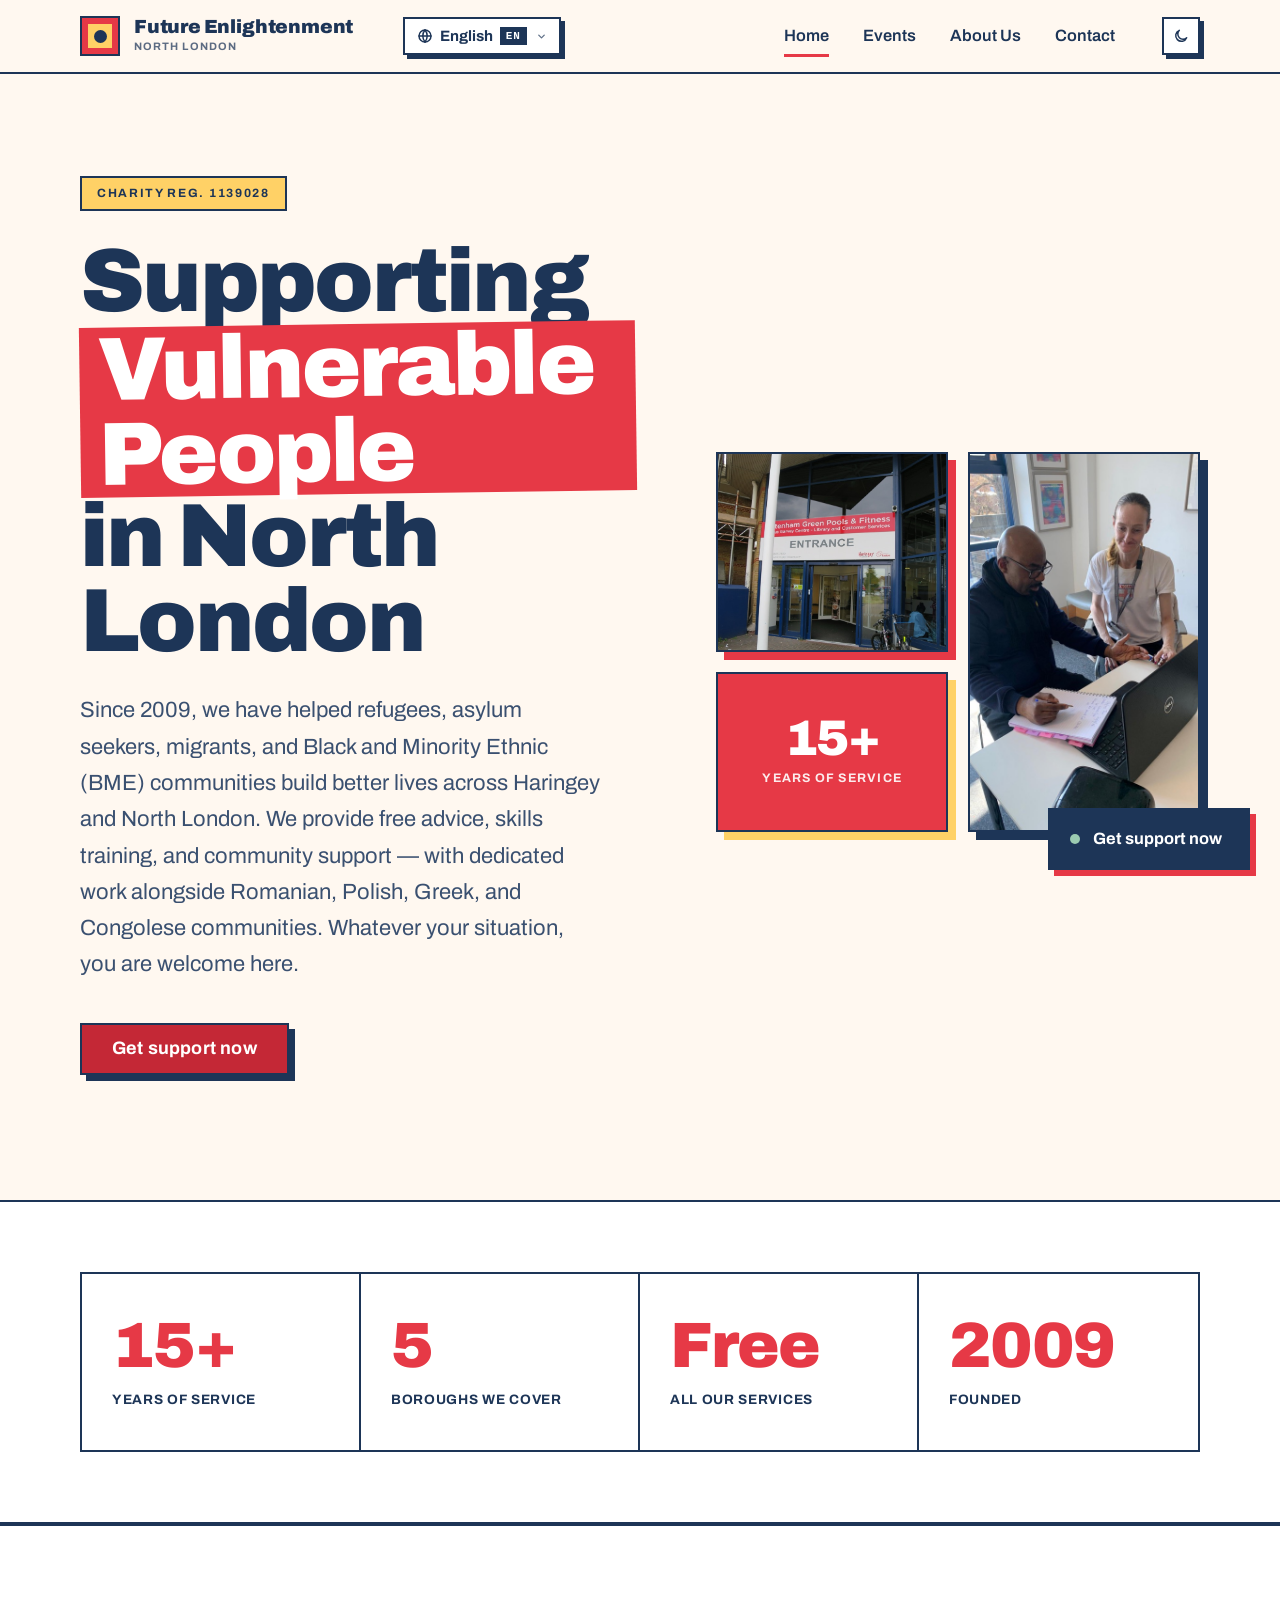
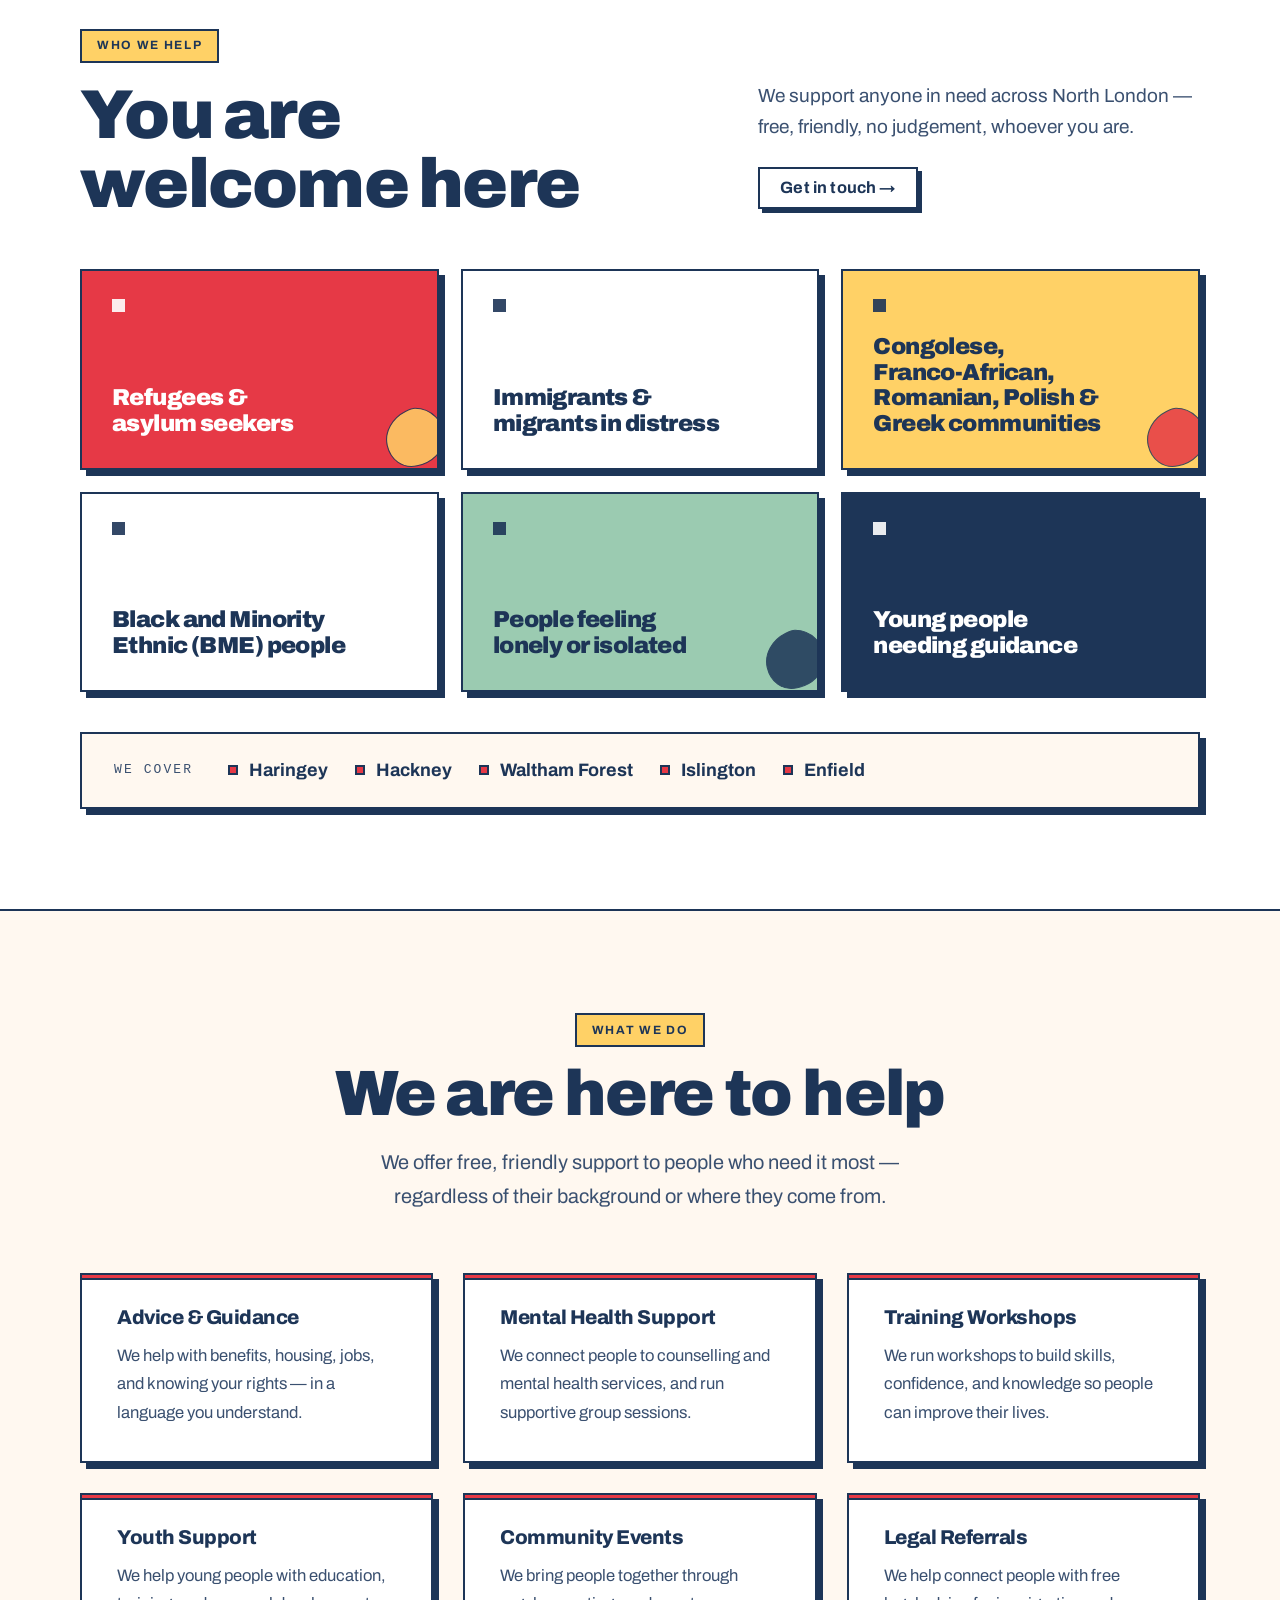
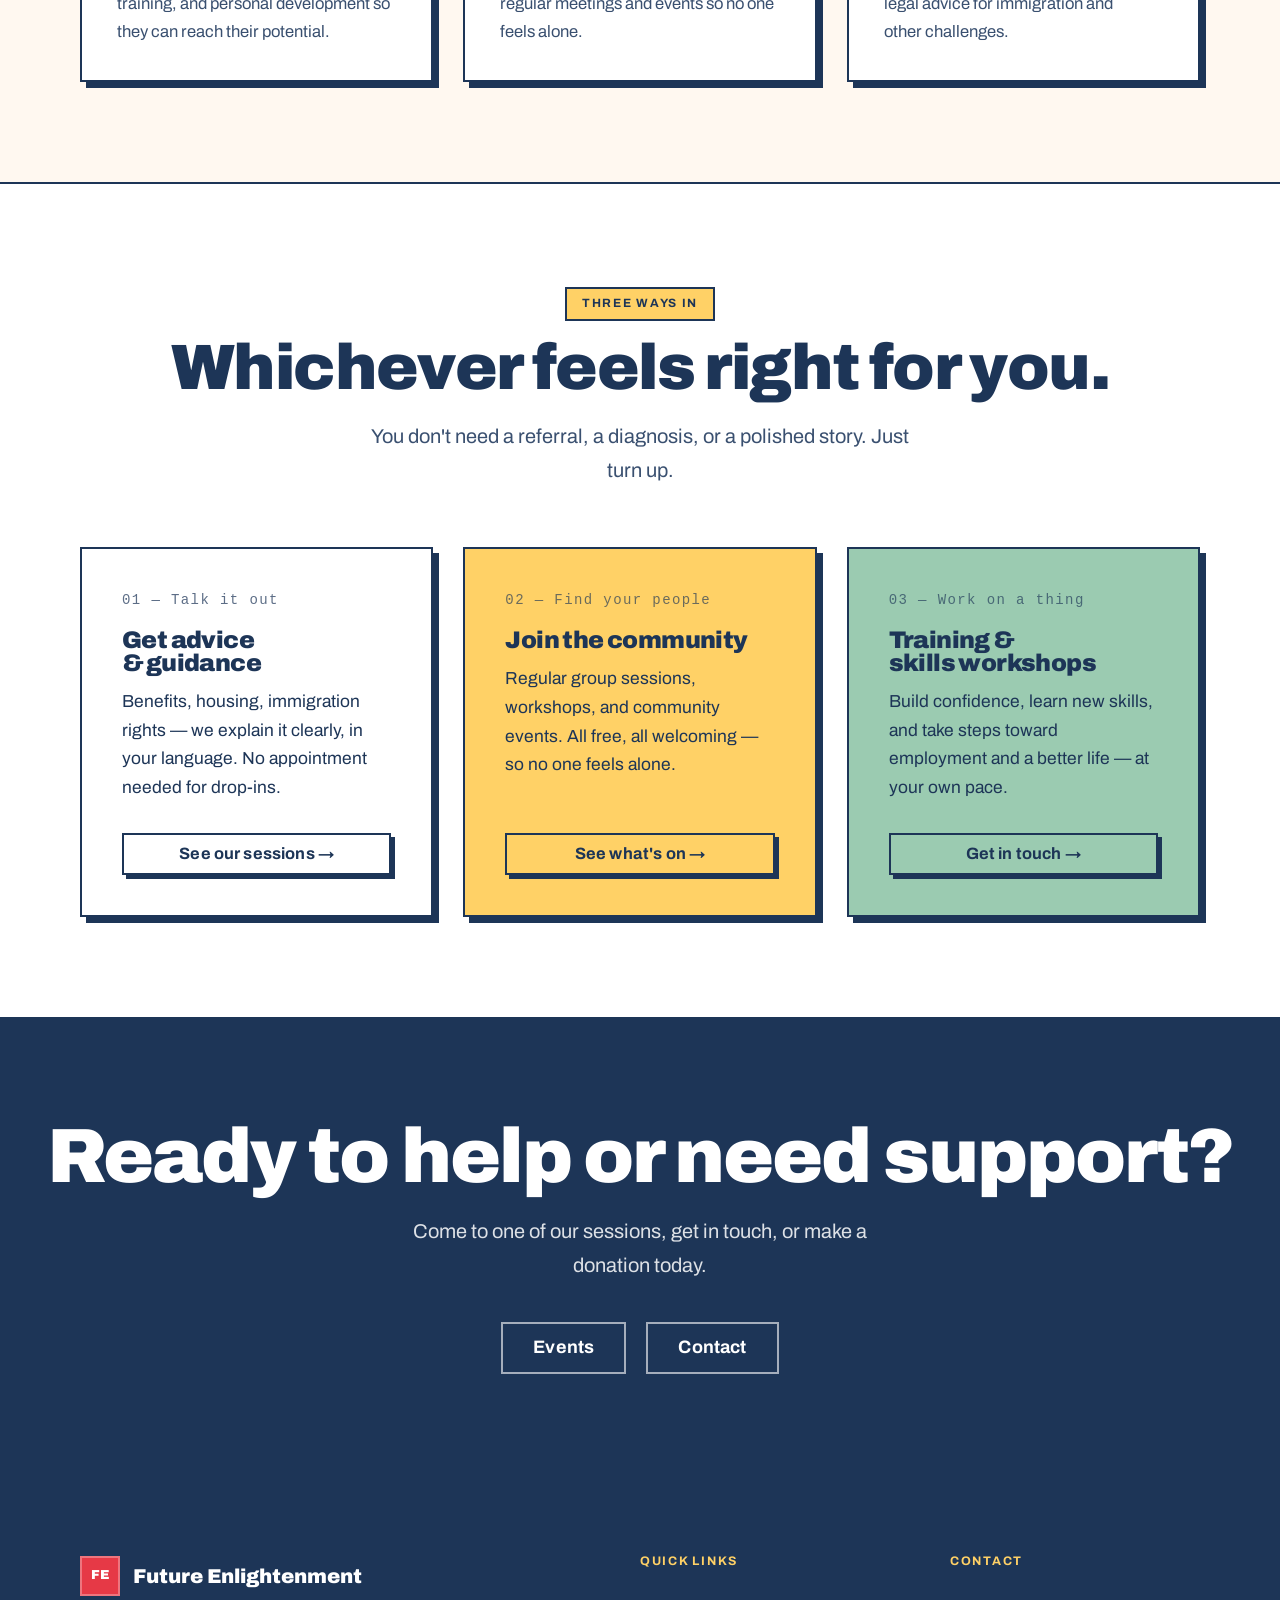
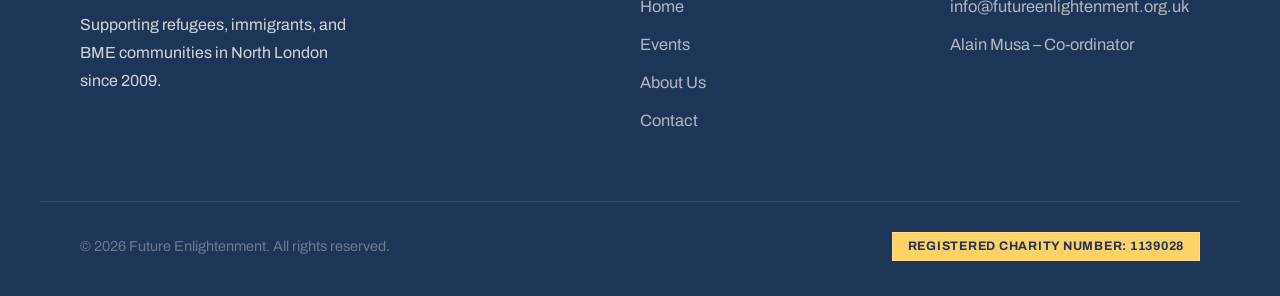
<file: index.html>
<!DOCTYPE html>
<html lang="en">
<head>
  <meta charset="UTF-8" />
  <meta name="viewport" content="width=device-width, initial-scale=1.0" />
  <meta name="description" content="Future Enlightenment – a charity supporting refugees, immigrants, and BME communities in North London, including Romanian, Polish, and Greek migrants. Free advice, training, and community support." />
  <title>Future Enlightenment – Supporting Communities in North London</title>
  <link rel="preconnect" href="https://fonts.googleapis.com" />
  <link rel="preconnect" href="https://fonts.gstatic.com" crossorigin />
  <link href="https://fonts.googleapis.com/css2?family=Archivo:wght@400;600;700;800;900&display=swap" rel="stylesheet" />
  <link rel="stylesheet" href="css/style.css?v=9" />
</head>
<body>
  <a class="skip-link" href="#main-content">Skip to main content</a>

  <header class="site-header">
    <nav class="main-nav" aria-label="Main navigation">
      <div class="nav-left">
        <a href="index.html" class="nav-brand" aria-label="Future Enlightenment – Home">
          <span class="brand-mark" aria-hidden="true"></span>
          <span class="brand-name-wrap">
            <span class="brand-name">Future Enlightenment</span>
            <span class="brand-tagline" data-i18n="nav_tagline">North London</span>
          </span>
        </a>
        <div class="lang-switcher" id="lang-switcher">
          <button class="lang-trigger" id="lang-trigger" aria-haspopup="listbox" aria-expanded="false" aria-label="Language: English" title="Choose your language">
            <svg viewBox="0 0 24 24" width="16" height="16" fill="none" stroke="currentColor" stroke-width="2.2" stroke-linecap="round" stroke-linejoin="round" aria-hidden="true"><circle cx="12" cy="12" r="9"/><path d="M3 12h18"/><path d="M12 3a14 14 0 0 1 0 18"/><path d="M12 3a14 14 0 0 0 0 18"/></svg>
            <span class="lang-native" id="lang-native">English</span>
            <span class="lang-code" id="lang-code" aria-hidden="true">EN</span>
            <svg viewBox="0 0 24 24" width="11" height="11" fill="none" stroke="currentColor" stroke-width="2.8" stroke-linecap="round" stroke-linejoin="round" aria-hidden="true" class="lang-chev"><path d="M6 9l6 6 6-6"/></svg>
          </button>
          <div class="lang-panel" id="lang-panel" role="listbox" aria-label="Choose your language">
            <div class="lang-panel-head">
              <svg viewBox="0 0 24 24" width="13" height="13" fill="none" stroke="currentColor" stroke-width="2.2" stroke-linecap="round" stroke-linejoin="round" aria-hidden="true"><circle cx="12" cy="12" r="9"/><path d="M3 12h18"/><path d="M12 3a14 14 0 0 1 0 18"/><path d="M12 3a14 14 0 0 0 0 18"/></svg>
              <span>Choose your language</span>
            </div>
            <div class="lang-panel-list">
              <button class="lang-option active" data-lang="en" role="option" aria-selected="true" lang="en">
                <span class="lang-option-native">English</span>
                <span class="lang-option-meta">EN · Welcome</span>
                <span class="lang-check" aria-hidden="true"><svg viewBox="0 0 24 24" width="13" height="13" fill="none" stroke="currentColor" stroke-width="3" stroke-linecap="round" stroke-linejoin="round"><path d="M5 13l4 4 10-10"/></svg></span>
              </button>
              <button class="lang-option" data-lang="fr" role="option" aria-selected="false" lang="fr">
                <span class="lang-option-native">Français</span>
                <span class="lang-option-meta">FR · Bienvenue</span>
                <span class="lang-check" aria-hidden="true" style="display:none"><svg viewBox="0 0 24 24" width="13" height="13" fill="none" stroke="currentColor" stroke-width="3" stroke-linecap="round" stroke-linejoin="round"><path d="M5 13l4 4 10-10"/></svg></span>
              </button>
              <button class="lang-option" data-lang="ro" role="option" aria-selected="false" lang="ro">
                <span class="lang-option-native">Română</span>
                <span class="lang-option-meta">RO · Bun venit</span>
                <span class="lang-check" aria-hidden="true" style="display:none"><svg viewBox="0 0 24 24" width="13" height="13" fill="none" stroke="currentColor" stroke-width="3" stroke-linecap="round" stroke-linejoin="round"><path d="M5 13l4 4 10-10"/></svg></span>
              </button>
              <button class="lang-option" data-lang="pl" role="option" aria-selected="false" lang="pl">
                <span class="lang-option-native">Polski</span>
                <span class="lang-option-meta">PL · Witamy</span>
                <span class="lang-check" aria-hidden="true" style="display:none"><svg viewBox="0 0 24 24" width="13" height="13" fill="none" stroke="currentColor" stroke-width="3" stroke-linecap="round" stroke-linejoin="round"><path d="M5 13l4 4 10-10"/></svg></span>
              </button>
              <button class="lang-option" data-lang="el" role="option" aria-selected="false" lang="el">
                <span class="lang-option-native">Ελληνικά</span>
                <span class="lang-option-meta">EL · Καλώς ήρθατε</span>
                <span class="lang-check" aria-hidden="true" style="display:none"><svg viewBox="0 0 24 24" width="13" height="13" fill="none" stroke="currentColor" stroke-width="3" stroke-linecap="round" stroke-linejoin="round"><path d="M5 13l4 4 10-10"/></svg></span>
              </button>
              <button class="lang-option" data-lang="ln" role="option" aria-selected="false" lang="ln">
                <span class="lang-option-native">Lingála</span>
                <span class="lang-option-meta">LN · Boyei bolamu</span>
                <span class="lang-check" aria-hidden="true" style="display:none"><svg viewBox="0 0 24 24" width="13" height="13" fill="none" stroke="currentColor" stroke-width="3" stroke-linecap="round" stroke-linejoin="round"><path d="M5 13l4 4 10-10"/></svg></span>
              </button>
            </div>
          </div>
        </div>
      </div>

      <div class="nav-panel" id="nav-panel">
        <ul class="nav-links-row" role="list">
          <li><a href="index.html"   class="nav-link" data-i18n="nav_home">Home</a></li>
          <li><a href="events.html"  class="nav-link" data-i18n="nav_events">Events</a></li>
          <li><a href="about.html"   class="nav-link" data-i18n="nav_about">About Us</a></li>
          <li><a href="contact.html" class="nav-link" data-i18n="nav_contact">Contact</a></li>
        </ul>
      </div>

      <div class="nav-right">
        <button id="contrast-toggle" class="theme-toggle" aria-label="Switch to dark mode">
          <svg class="icon-moon" viewBox="0 0 24 24" width="16" height="16" fill="none" stroke="currentColor" stroke-width="2.2" stroke-linecap="round" stroke-linejoin="round" aria-hidden="true"><path d="M20.5 14.5A8.5 8.5 0 1 1 9.5 3.5a7 7 0 0 0 11 11Z"/></svg>
          <svg class="icon-sun" viewBox="0 0 24 24" width="16" height="16" fill="none" stroke="currentColor" stroke-width="2.2" stroke-linecap="round" stroke-linejoin="round" aria-hidden="true"><circle cx="12" cy="12" r="4.5"/><path d="M12 2.5v2M12 19.5v2M4.5 12h-2M21.5 12h-2M5.6 5.6l1.4 1.4M17 17l1.4 1.4M5.6 18.4l1.4-1.4M17 7l1.4-1.4"/></svg>
        </button>
        <button id="nav-toggle" class="nav-hamburger" aria-expanded="false" aria-controls="nav-panel" aria-label="Open menu">
          <span></span>
        </button>
      </div>
    </nav>
  </header>

  <main id="main-content" tabindex="-1">

    <!-- Hero -->
    <section class="hero" aria-labelledby="hero-heading">
      <div class="container hero-inner">
        <div class="hero-text fade-up">
          <span class="eyebrow" data-i18n="home_badge">Charity Reg. 1139028</span>
          <h1 id="hero-heading">
            <span data-i18n="home_h1_1">Supporting</span>
            <span class="h1-highlight" data-i18n="home_h1_2">Vulnerable People</span><br>
            <span data-i18n="home_h1_3">in North London</span>
          </h1>
          <p data-i18n="home_hero_p">We help refugees, asylum seekers, immigrants, and Black and Minority Ethnic (BME) people in Haringey and North London to build better lives — through advice, training, and community support. We also provide support to migrants in distress, including Romanian, Polish, and Greek communities.</p>
          <div class="hero-cta">
            <a href="contact.html" class="btn btn-primary" data-i18n="home_cta_support">Get support now →</a>
          </div>
        </div>
        <div class="hero-art" aria-hidden="true">
          <div class="hero-tile hero-tile-1">
            <img src="images/mar-g-lib.jpeg" alt="Marcus Garvey Library, Tottenham Green" class="hero-tile-img" />
          </div>
          <div class="hero-tile hero-tile-2">
            <img src="images/fe-ad.jpeg" alt="One-to-one advice session at Future Enlightenment" class="hero-tile-img" />
          </div>
          <div class="hero-tile hero-tile-3">
            <div class="hero-tile-num">15+</div>
            <div class="hero-tile-lbl" data-i18n="home_stat1_l">Years of service</div>
          </div>
        </div>
      </div>
    </section>

    <!-- Stats -->
    <div class="stats-band" aria-label="Our impact in numbers">
      <div class="container">
        <div class="stats-grid">
          <div class="stat-item">
            <span class="stat-number" data-i18n="home_stat1_n">15+</span>
            <span class="stat-label"  data-i18n="home_stat1_l">Years of service</span>
          </div>
          <div class="stat-item">
            <span class="stat-number" data-i18n="home_stat2_n">4</span>
            <span class="stat-label"  data-i18n="home_stat2_l">Boroughs we cover</span>
          </div>
          <div class="stat-item">
            <span class="stat-number" data-i18n="home_stat3_n">Free</span>
            <span class="stat-label"  data-i18n="home_stat3_l">All our services</span>
          </div>
          <div class="stat-item">
            <span class="stat-number" data-i18n="home_stat4_n">2009</span>
            <span class="stat-label"  data-i18n="home_stat4_l">Founded</span>
          </div>
        </div>
      </div>
    </div>

    <!-- Who We Help -->
    <section class="section section-alt who-section" aria-labelledby="who-heading">
      <div class="container">

        <div class="who-header">
          <div>
            <span class="section-eyebrow" data-i18n="home_who_label">Who We Help</span>
            <h2 id="who-heading" class="who-h2" data-i18n="home_who_title">You are welcome here</h2>
          </div>
          <div class="who-header-side">
            <p data-i18n="home_who_subtitle">We support anyone in need across North London — free, friendly, no judgement, whoever you are.</p>
            <a href="contact.html" class="btn btn-ghost btn-sm" data-i18n="home_who_cta">Get in touch →</a>
          </div>
        </div>

        <div class="who-tiles" role="list">

          <div class="who-tile who-tile-red" role="listitem">
            <span class="who-marker" aria-hidden="true"></span>
            <div class="who-tile-body">
              <h3 class="who-name" data-i18n="home_who_1">Refugees &amp; asylum seekers</h3>
            </div>
            <div class="who-shape" aria-hidden="true">
              <svg viewBox="0 0 120 120" width="64" height="64"><path d="M60 6 C 90 6 114 30 114 60 C 114 88 92 108 64 114 C 36 120 14 102 8 76 C 2 50 18 24 42 12 C 48 9 54 6 60 6 Z" fill="#FFD166" stroke="#1D3557" stroke-width="2"/></svg>
            </div>
          </div>

          <div class="who-tile who-tile-paper" role="listitem">
            <span class="who-marker" aria-hidden="true"></span>
            <div class="who-tile-body">
              <h3 class="who-name" data-i18n="home_who_2">Immigrants &amp; migrants in distress</h3>
            </div>
          </div>

          <div class="who-tile who-tile-butter" role="listitem">
            <span class="who-marker" aria-hidden="true"></span>
            <div class="who-tile-body">
              <h3 class="who-name" data-i18n="home_who_3">Congolese, Franco-African, Romanian, Polish &amp; Greek communities</h3>
            </div>
            <div class="who-shape" aria-hidden="true">
              <svg viewBox="0 0 120 120" width="64" height="64"><path d="M60 6 C 90 6 114 30 114 60 C 114 88 92 108 64 114 C 36 120 14 102 8 76 C 2 50 18 24 42 12 C 48 9 54 6 60 6 Z" fill="#E63946" stroke="#1D3557" stroke-width="2"/></svg>
            </div>
          </div>

          <div class="who-tile who-tile-paper" role="listitem">
            <span class="who-marker" aria-hidden="true"></span>
            <div class="who-tile-body">
              <h3 class="who-name" data-i18n="home_who_4">Black &amp; Minority Ethnic (BME) people</h3>
            </div>
          </div>

          <div class="who-tile who-tile-mint" role="listitem">
            <span class="who-marker" aria-hidden="true"></span>
            <div class="who-tile-body">
              <h3 class="who-name" data-i18n="home_who_6">People feeling lonely or isolated</h3>
            </div>
            <div class="who-shape" aria-hidden="true">
              <svg viewBox="0 0 120 120" width="64" height="64"><path d="M60 6 C 90 6 114 30 114 60 C 114 88 92 108 64 114 C 36 120 14 102 8 76 C 2 50 18 24 42 12 C 48 9 54 6 60 6 Z" fill="#1D3557" stroke="#1D3557" stroke-width="2"/></svg>
            </div>
          </div>

          <div class="who-tile who-tile-deep" role="listitem">
            <span class="who-marker" aria-hidden="true"></span>
            <div class="who-tile-body">
              <h3 class="who-name" data-i18n="home_who_7">Young people needing guidance</h3>
            </div>
          </div>

        </div>

        <div class="who-coverage" aria-label="Boroughs we cover">
          <span class="who-coverage-label" data-i18n="home_who_cover">We cover</span>
          <div class="who-coverage-list">
            <span class="who-coverage-item"><span class="who-dot" aria-hidden="true"></span>Haringey</span>
            <span class="who-coverage-item"><span class="who-dot" aria-hidden="true"></span>Hackney</span>
            <span class="who-coverage-item"><span class="who-dot" aria-hidden="true"></span>Waltham Forest</span>
            <span class="who-coverage-item"><span class="who-dot" aria-hidden="true"></span>Islington</span>
            <span class="who-coverage-item"><span class="who-dot" aria-hidden="true"></span>Enfield</span>
          </div>
        </div>

      </div>
    </section>

    <!-- What We Do -->
    <section class="section" aria-labelledby="what-heading">
      <div class="container">
        <div class="text-center">
          <span class="section-eyebrow" data-i18n="home_what_label">What We Do</span>
          <h2 class="section-title" id="what-heading" data-i18n="home_what_title">We are here to help</h2>
          <p class="section-subtitle" data-i18n="home_what_subtitle">We offer free, friendly support to people who need it most — regardless of their background or where they come from.</p>
        </div>
        <div class="card-grid" role="list">
          <article class="card" role="listitem">
            <h3 data-i18n="home_card1_title">Advice &amp; Guidance</h3>
            <p data-i18n="home_card1_text">We help with benefits, housing, jobs, and knowing your rights — in a language you understand.</p>
          </article>
          <article class="card" role="listitem">
            <h3 data-i18n="home_card2_title">Mental Health Support</h3>
            <p data-i18n="home_card2_text">We connect people to counselling and mental health services, and run supportive group sessions.</p>
          </article>
          <article class="card" role="listitem">
            <h3 data-i18n="home_card3_title">Training Workshops</h3>
            <p data-i18n="home_card3_text">We run workshops to build skills, confidence, and knowledge so people can improve their lives.</p>
          </article>
          <article class="card" role="listitem">
            <h3 data-i18n="home_card4_title">Youth Support</h3>
            <p data-i18n="home_card4_text">We help young people with education, training, and personal development so they can reach their potential.</p>
          </article>
          <article class="card" role="listitem">
            <h3 data-i18n="home_card5_title">Community Events</h3>
            <p data-i18n="home_card5_text">We bring people together through regular meetings and events so no one feels alone.</p>
          </article>
          <article class="card" role="listitem">
            <h3 data-i18n="home_card6_title">Legal Referrals</h3>
            <p data-i18n="home_card6_text">We help connect people with free legal advice for immigration and other challenges.</p>
          </article>
        </div>
      </div>
    </section>

    <!-- Three ways to get support -->
    <section class="section bg-paper" aria-labelledby="support-heading">
      <div class="container">
        <div class="text-center">
          <span class="section-eyebrow" data-i18n="home_ways_eyebrow">Three ways in</span>
          <h2 class="section-title" id="support-heading" data-i18n="home_ways_title">Whichever feels right for you.</h2>
          <p class="section-subtitle" data-i18n="home_ways_subtitle">You don't need a referral, a diagnosis, or a polished story. Just turn up.</p>
        </div>
        <div class="help-grid">
          <div class="help-card" style="background:var(--paper);">
            <div class="help-card-num" data-i18n="home_ways_1_num">01 — Talk it out</div>
            <h3 data-i18n="home_ways_1_title">Get advice &amp; guidance</h3>
            <p data-i18n="home_ways_1_text">Benefits, housing, immigration rights — we explain it clearly, in your language. No appointment needed for drop-ins.</p>
            <a href="events.html" class="btn btn-ghost btn-sm" data-i18n="home_ways_1_btn">See our sessions →</a>
          </div>
          <div class="help-card" style="background:var(--butter);color:var(--on-warm);">
            <div class="help-card-num" style="color:var(--on-warm);opacity:0.65;" data-i18n="home_ways_2_num">02 — Find your people</div>
            <h3 data-i18n="home_ways_2_title">Join the community</h3>
            <p data-i18n="home_ways_2_text">Regular group sessions, workshops, and community events. All free, all welcoming — so no one feels alone.</p>
            <a href="events.html" class="btn btn-ghost btn-sm" style="border-color:var(--on-warm);color:var(--on-warm);" data-i18n="home_ways_2_btn">See what's on →</a>
          </div>
          <div class="help-card" style="background:var(--mint);color:var(--on-warm);">
            <div class="help-card-num" style="color:var(--on-warm);opacity:0.65;" data-i18n="home_ways_3_num">03 — Work on a thing</div>
            <h3 data-i18n="home_ways_3_title">Training &amp; skills workshops</h3>
            <p data-i18n="home_ways_3_text">Build confidence, learn new skills, and take steps toward employment and a better life — at your own pace.</p>
            <a href="contact.html" class="btn btn-ghost btn-sm" style="border-color:var(--on-warm);color:var(--on-warm);" data-i18n="home_ways_3_btn">Get in touch →</a>
          </div>
        </div>
      </div>
    </section>

    <!-- CTA -->
    <div class="cta-banner" aria-labelledby="cta-heading">
      <h2 id="cta-heading" data-i18n="home_cta_banner_title">Ready to help or need support?</h2>
      <p data-i18n="home_cta_banner_text">Come to one of our sessions, get in touch, or make a donation today.</p>
      <div class="cta-banner-btns">
        <a href="events.html"  class="btn btn-outline" data-i18n="nav_events">Find an Event</a>
        <a href="contact.html" class="btn btn-outline" data-i18n="nav_contact">Contact Us</a>
      </div>
    </div>

  </main>

  <a href="contact.html" class="sticky-help" aria-label="Get support – contact us">
    <span class="dot" aria-hidden="true"></span>
    <span data-i18n="home_cta_support">Get support now</span>
  </a>

  <footer class="site-footer">
    <div class="footer-grid">
      <div class="footer-brand">
        <div class="footer-logo">
          <div class="footer-logo-icon" aria-hidden="true">FE</div>
          Future Enlightenment
        </div>
        <p data-i18n="footer_tagline">Supporting refugees, immigrants, and BME communities in North London since 2009.</p>
      </div>
      <div class="footer-col">
        <h4 data-i18n="footer_links">Quick Links</h4>
        <a href="index.html"   data-i18n="nav_home">Home</a>
        <a href="events.html"  data-i18n="nav_events">Events</a>
        <a href="about.html"   data-i18n="nav_about">About Us</a>
        <a href="contact.html" data-i18n="nav_contact">Contact</a>
      </div>
      <div class="footer-col">
        <h4 data-i18n="footer_contact">Contact</h4>
        <a href="mailto:info@futureenlightenment.org.uk">info@futureenlightenment.org.uk</a>
        <a href="contact.html">Alain Musa – Co-ordinator</a>
      </div>
    </div>
    <div class="footer-bottom">
      <span data-i18n="footer_copy">© 2026 Future Enlightenment. All rights reserved.</span>
      <span class="footer-charity-num" data-i18n="footer_reg">Registered charity: 1139028</span>
    </div>
  </footer>

  <script src="js/translations.js?v=2"></script>
  <script src="js/main.js?v=2"></script>
</body>
</html>
</file>
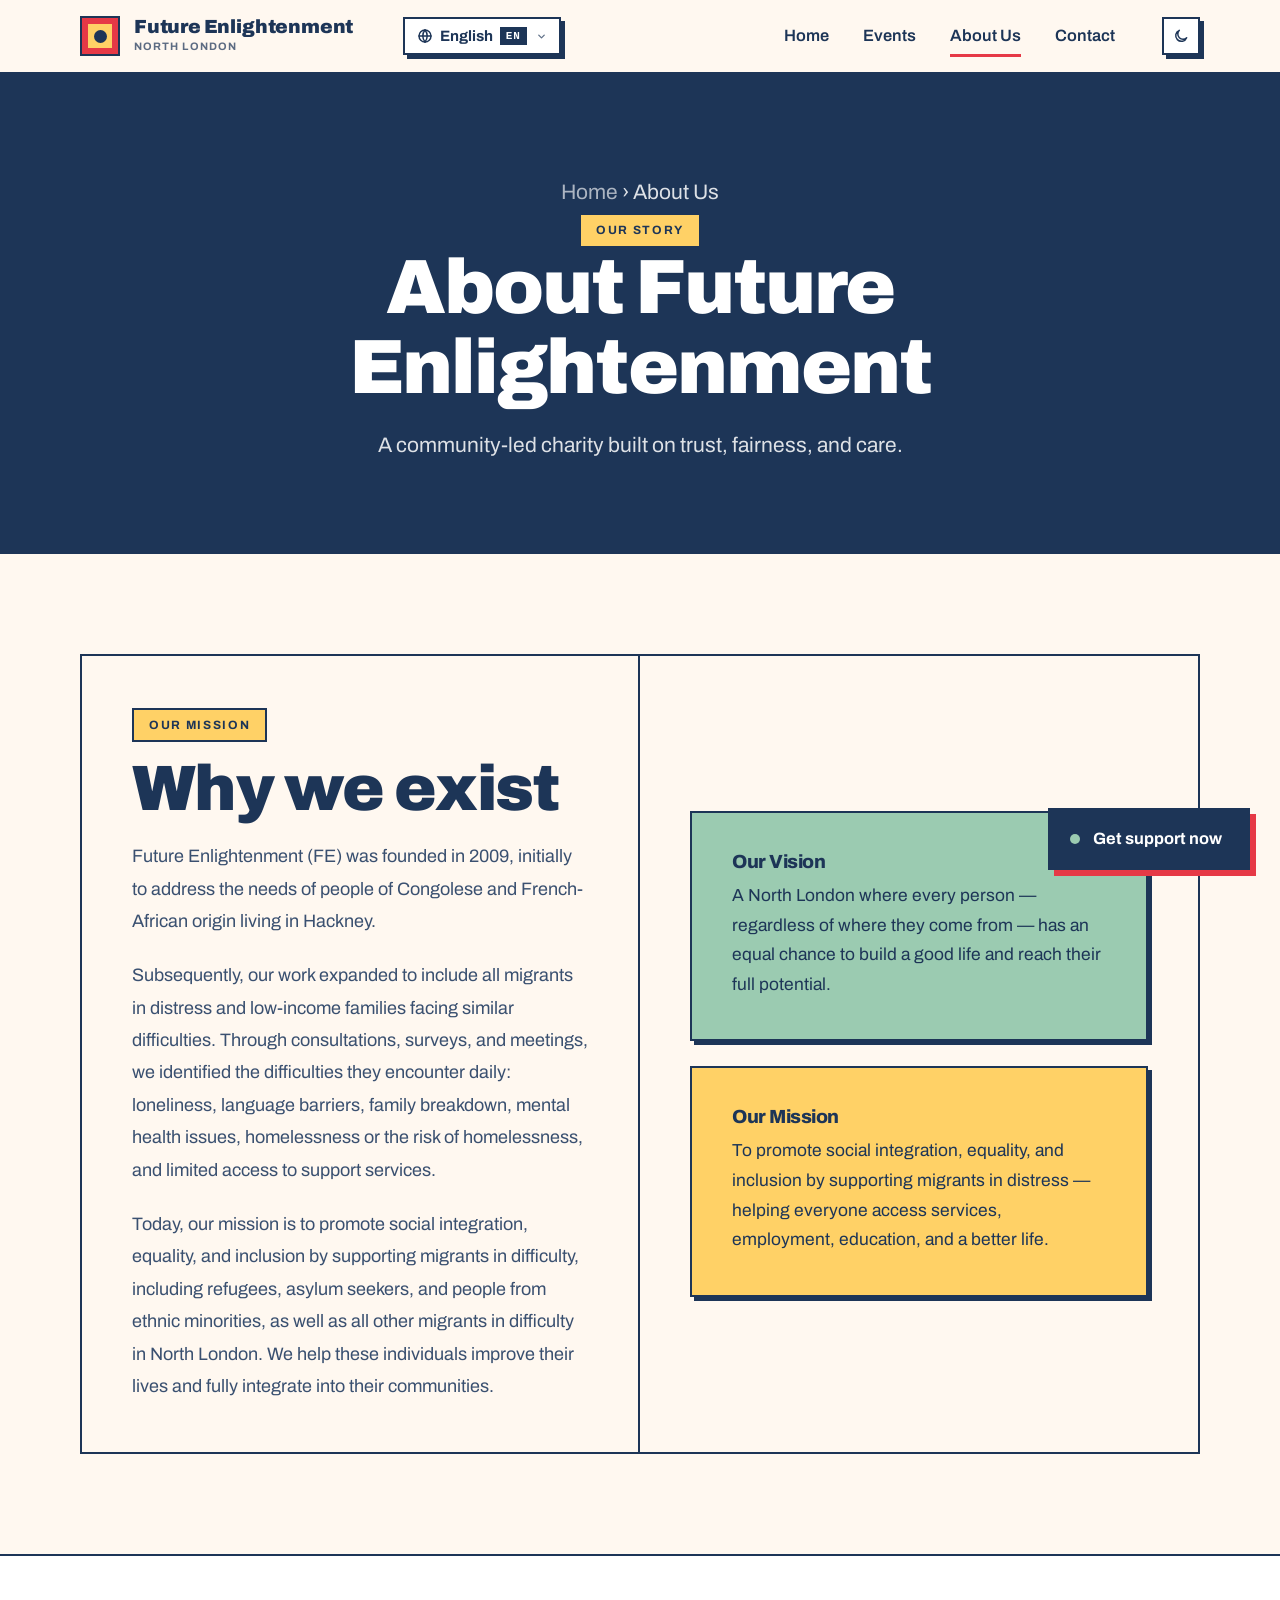
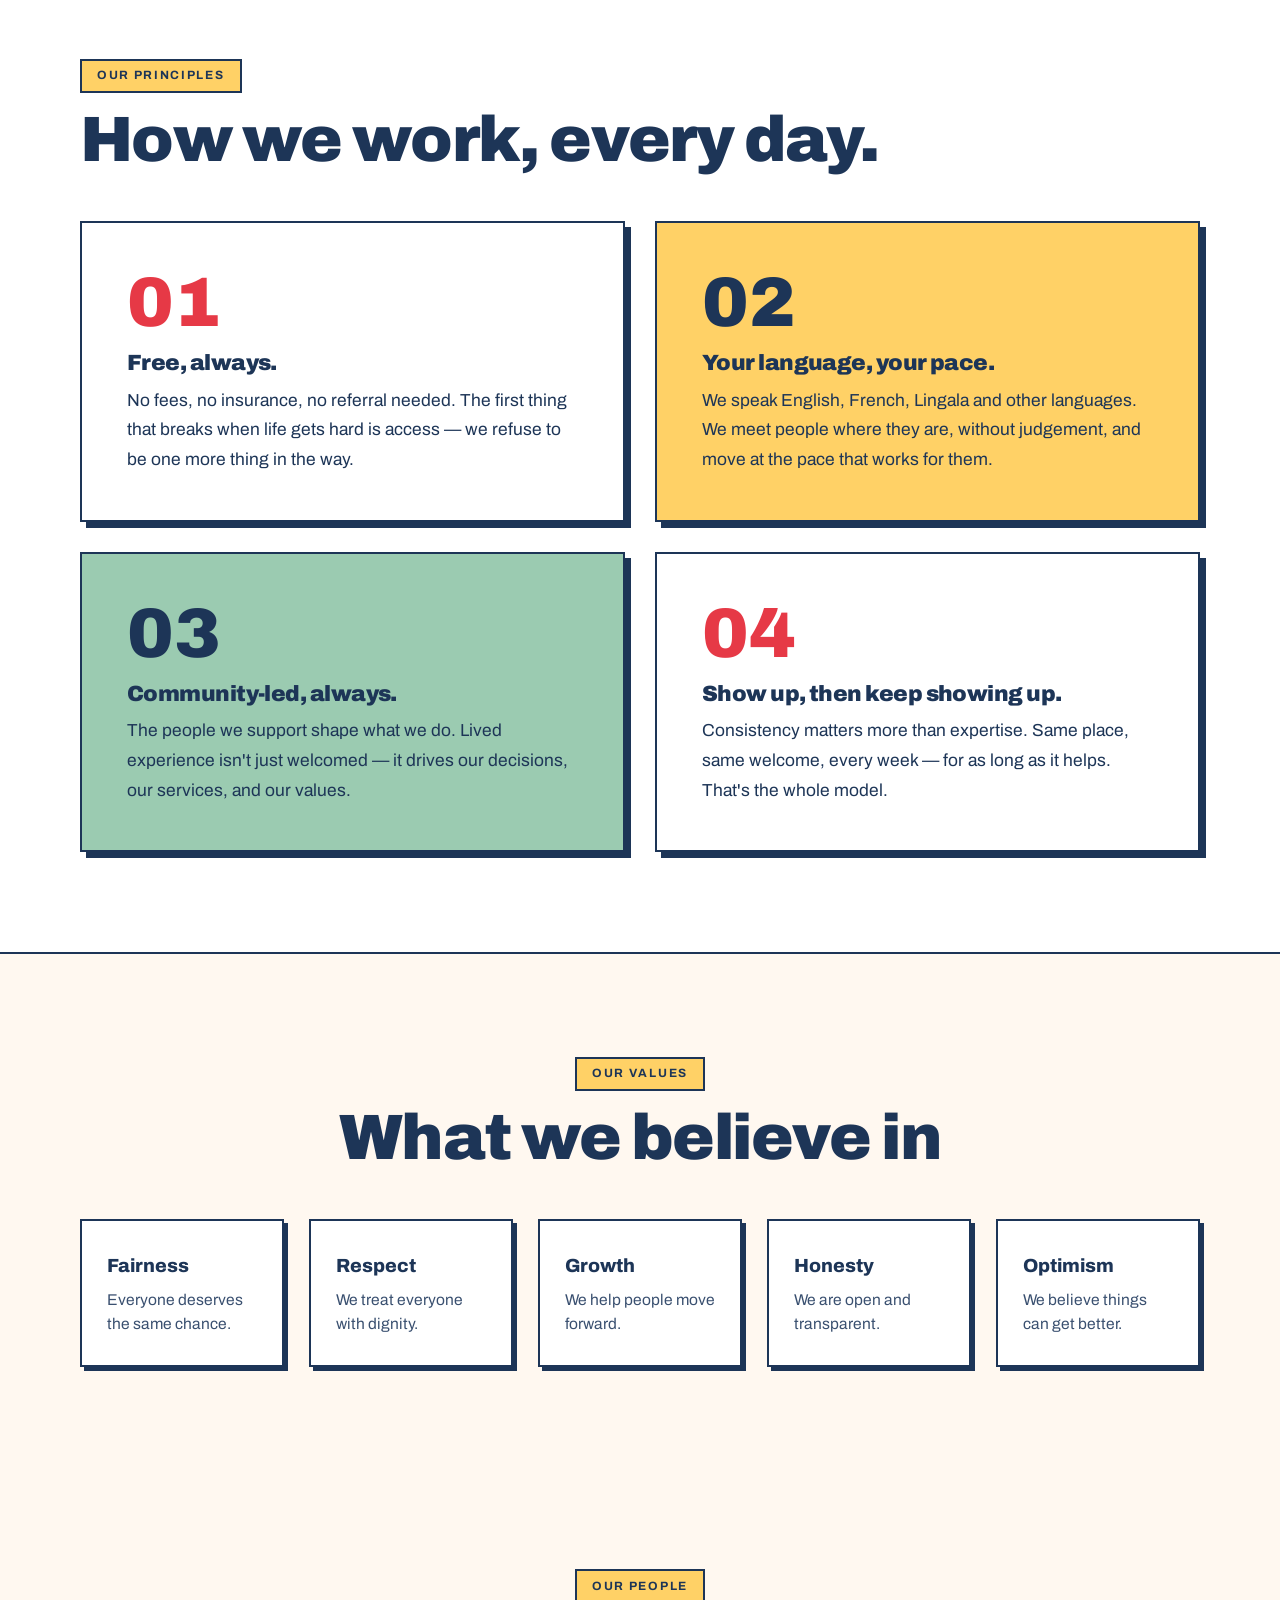
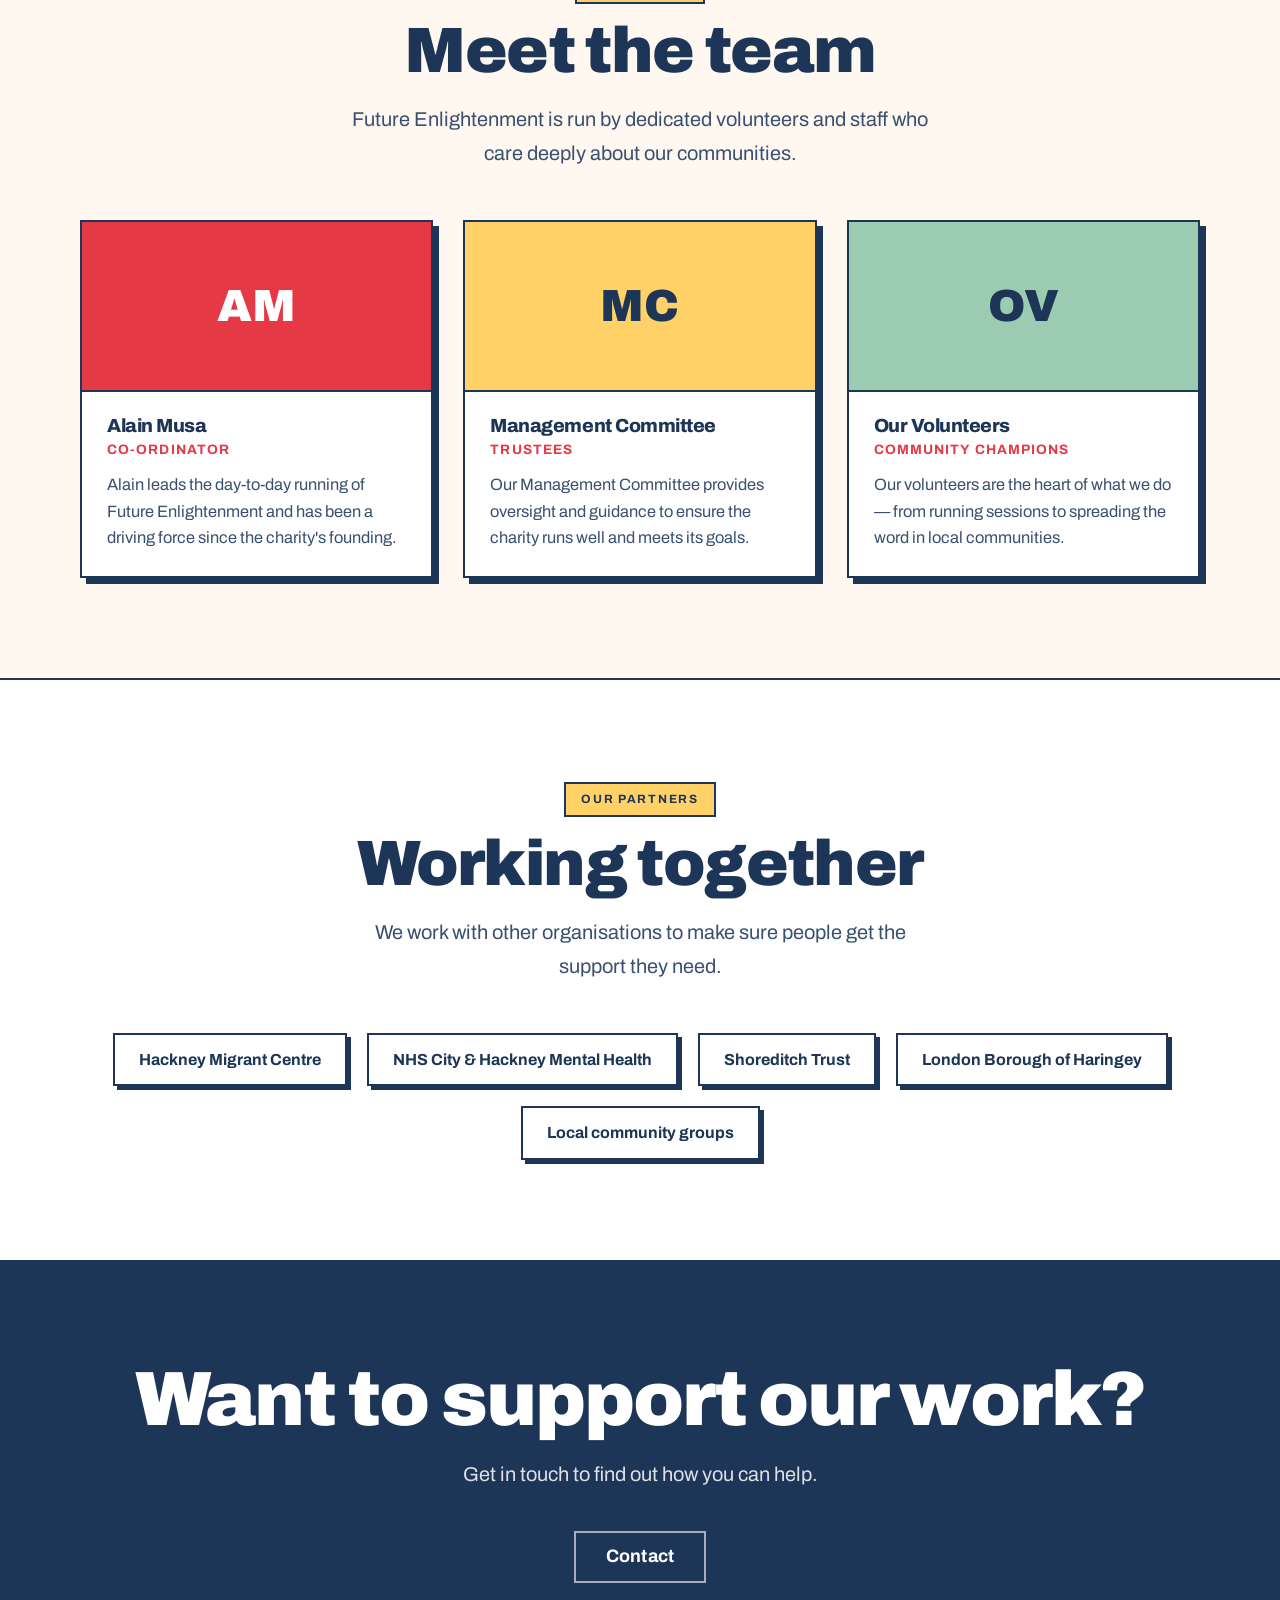
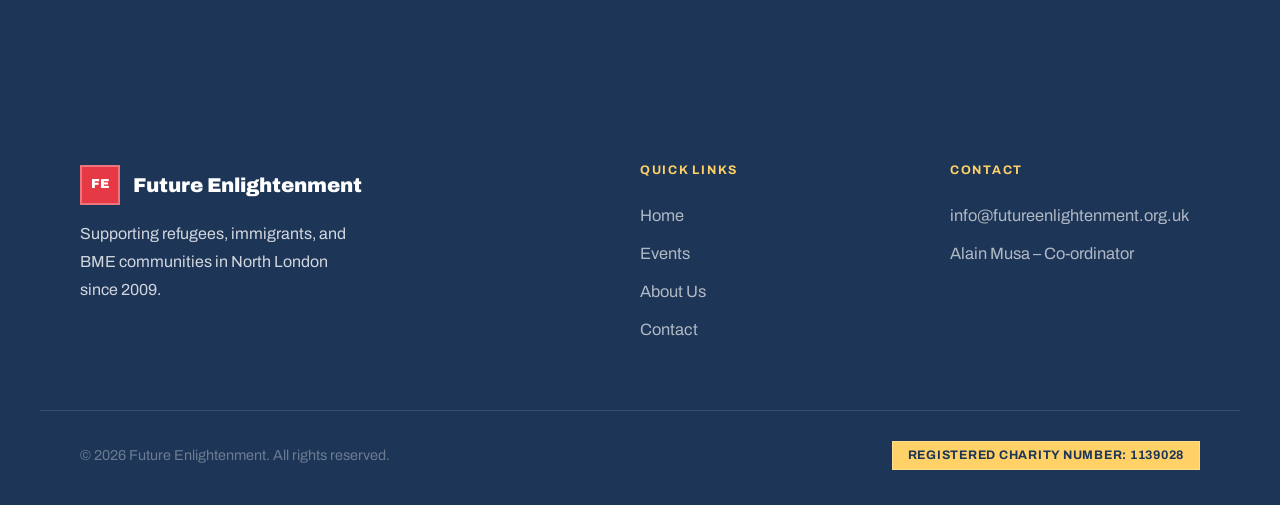
<file: about.html>
<!DOCTYPE html>
<html lang="en">
<head>
  <meta charset="UTF-8" />
  <meta name="viewport" content="width=device-width, initial-scale=1.0" />
  <meta name="description" content="About Future Enlightenment – our story, our values, and the people behind the charity supporting vulnerable communities in North London." />
  <title>About Us – Future Enlightenment</title>
  <link rel="preconnect" href="https://fonts.googleapis.com" />
  <link rel="preconnect" href="https://fonts.gstatic.com" crossorigin />
  <link href="https://fonts.googleapis.com/css2?family=Archivo:wght@400;600;700;800;900&display=swap" rel="stylesheet" />
  <link rel="stylesheet" href="css/style.css?v=9" />
</head>
<body>
  <a class="skip-link" href="#main-content">Skip to main content</a>

  <header class="site-header">
    <nav class="main-nav" aria-label="Main navigation">
      <div class="nav-left">
        <a href="index.html" class="nav-brand" aria-label="Future Enlightenment – Home">
          <span class="brand-mark" aria-hidden="true"></span>
          <span class="brand-name-wrap">
            <span class="brand-name">Future Enlightenment</span>
            <span class="brand-tagline" data-i18n="nav_tagline">North London</span>
          </span>
        </a>
        <div class="lang-switcher" id="lang-switcher">
          <button class="lang-trigger" id="lang-trigger" aria-haspopup="listbox" aria-expanded="false" aria-label="Language: English" title="Choose your language">
            <svg viewBox="0 0 24 24" width="16" height="16" fill="none" stroke="currentColor" stroke-width="2.2" stroke-linecap="round" stroke-linejoin="round" aria-hidden="true"><circle cx="12" cy="12" r="9"/><path d="M3 12h18"/><path d="M12 3a14 14 0 0 1 0 18"/><path d="M12 3a14 14 0 0 0 0 18"/></svg>
            <span class="lang-native" id="lang-native">English</span>
            <span class="lang-code" id="lang-code" aria-hidden="true">EN</span>
            <svg viewBox="0 0 24 24" width="11" height="11" fill="none" stroke="currentColor" stroke-width="2.8" stroke-linecap="round" stroke-linejoin="round" aria-hidden="true" class="lang-chev"><path d="M6 9l6 6 6-6"/></svg>
          </button>
          <div class="lang-panel" id="lang-panel" role="listbox" aria-label="Choose your language">
            <div class="lang-panel-head">
              <svg viewBox="0 0 24 24" width="13" height="13" fill="none" stroke="currentColor" stroke-width="2.2" stroke-linecap="round" stroke-linejoin="round" aria-hidden="true"><circle cx="12" cy="12" r="9"/><path d="M3 12h18"/><path d="M12 3a14 14 0 0 1 0 18"/><path d="M12 3a14 14 0 0 0 0 18"/></svg>
              <span>Choose your language</span>
            </div>
            <div class="lang-panel-list">
              <button class="lang-option active" data-lang="en" role="option" aria-selected="true" lang="en">
                <span class="lang-option-native">English</span>
                <span class="lang-option-meta">EN · Welcome</span>
                <span class="lang-check" aria-hidden="true"><svg viewBox="0 0 24 24" width="13" height="13" fill="none" stroke="currentColor" stroke-width="3" stroke-linecap="round" stroke-linejoin="round"><path d="M5 13l4 4 10-10"/></svg></span>
              </button>
              <button class="lang-option" data-lang="fr" role="option" aria-selected="false" lang="fr">
                <span class="lang-option-native">Français</span>
                <span class="lang-option-meta">FR · Bienvenue</span>
                <span class="lang-check" aria-hidden="true" style="display:none"><svg viewBox="0 0 24 24" width="13" height="13" fill="none" stroke="currentColor" stroke-width="3" stroke-linecap="round" stroke-linejoin="round"><path d="M5 13l4 4 10-10"/></svg></span>
              </button>
              <button class="lang-option" data-lang="ro" role="option" aria-selected="false" lang="ro">
                <span class="lang-option-native">Română</span>
                <span class="lang-option-meta">RO · Bun venit</span>
                <span class="lang-check" aria-hidden="true" style="display:none"><svg viewBox="0 0 24 24" width="13" height="13" fill="none" stroke="currentColor" stroke-width="3" stroke-linecap="round" stroke-linejoin="round"><path d="M5 13l4 4 10-10"/></svg></span>
              </button>
              <button class="lang-option" data-lang="pl" role="option" aria-selected="false" lang="pl">
                <span class="lang-option-native">Polski</span>
                <span class="lang-option-meta">PL · Witamy</span>
                <span class="lang-check" aria-hidden="true" style="display:none"><svg viewBox="0 0 24 24" width="13" height="13" fill="none" stroke="currentColor" stroke-width="3" stroke-linecap="round" stroke-linejoin="round"><path d="M5 13l4 4 10-10"/></svg></span>
              </button>
              <button class="lang-option" data-lang="el" role="option" aria-selected="false" lang="el">
                <span class="lang-option-native">Ελληνικά</span>
                <span class="lang-option-meta">EL · Καλώς ήρθατε</span>
                <span class="lang-check" aria-hidden="true" style="display:none"><svg viewBox="0 0 24 24" width="13" height="13" fill="none" stroke="currentColor" stroke-width="3" stroke-linecap="round" stroke-linejoin="round"><path d="M5 13l4 4 10-10"/></svg></span>
              </button>
              <button class="lang-option" data-lang="ln" role="option" aria-selected="false" lang="ln">
                <span class="lang-option-native">Lingála</span>
                <span class="lang-option-meta">LN · Boyei bolamu</span>
                <span class="lang-check" aria-hidden="true" style="display:none"><svg viewBox="0 0 24 24" width="13" height="13" fill="none" stroke="currentColor" stroke-width="3" stroke-linecap="round" stroke-linejoin="round"><path d="M5 13l4 4 10-10"/></svg></span>
              </button>
            </div>
          </div>
        </div>
      </div>

      <div class="nav-panel" id="nav-panel">
        <ul class="nav-links-row" role="list">
          <li><a href="index.html"   class="nav-link" data-i18n="nav_home">Home</a></li>
          <li><a href="events.html"  class="nav-link" data-i18n="nav_events">Events</a></li>
          <li><a href="about.html"   class="nav-link" data-i18n="nav_about">About Us</a></li>
          <li><a href="contact.html" class="nav-link" data-i18n="nav_contact">Contact</a></li>
        </ul>
      </div>

      <div class="nav-right">
        <button id="contrast-toggle" class="theme-toggle" aria-label="Switch to dark mode">
          <svg class="icon-moon" viewBox="0 0 24 24" width="16" height="16" fill="none" stroke="currentColor" stroke-width="2.2" stroke-linecap="round" stroke-linejoin="round" aria-hidden="true"><path d="M20.5 14.5A8.5 8.5 0 1 1 9.5 3.5a7 7 0 0 0 11 11Z"/></svg>
          <svg class="icon-sun" viewBox="0 0 24 24" width="16" height="16" fill="none" stroke="currentColor" stroke-width="2.2" stroke-linecap="round" stroke-linejoin="round" aria-hidden="true"><circle cx="12" cy="12" r="4.5"/><path d="M12 2.5v2M12 19.5v2M4.5 12h-2M21.5 12h-2M5.6 5.6l1.4 1.4M17 17l1.4 1.4M5.6 18.4l1.4-1.4M17 7l1.4-1.4"/></svg>
        </button>
        <button id="nav-toggle" class="nav-hamburger" aria-expanded="false" aria-controls="nav-panel" aria-label="Open menu">
          <span></span>
        </button>
      </div>
    </nav>
  </header>

  <main id="main-content" tabindex="-1">

    <div class="page-hero">
      <div class="page-hero-inner">
        <nav aria-label="Breadcrumb">
          <p class="breadcrumb"><a href="index.html">Home</a> › <span data-i18n="nav_about">About Us</span></p>
        </nav>
        <span class="page-eyebrow" data-i18n="about_badge">Our Story</span>
        <h1 data-i18n="about_h1">About Future Enlightenment</h1>
        <p data-i18n="about_p">A community-led charity built on trust, fairness, and care.</p>
      </div>
    </div>

    <!-- Mission -->
    <section class="section" aria-labelledby="mission-heading">
      <div class="container">
        <div class="two-col">
          <div>
            <span class="section-eyebrow" data-i18n="about_mission_label">Our Mission</span>
            <h2 class="section-title" id="mission-heading" data-i18n="about_mission_title">Why we exist</h2>
            <p style="color:var(--ink-soft);margin-bottom:1.1rem;line-height:1.8;font-size:0.9rem;" data-i18n="about_mission_text1">Future Enlightenment (FE) was founded in 2009, initially to address the needs of people of Congolese and French-African origin living in Hackney.</p>
            <p style="color:var(--ink-soft);margin-bottom:1.1rem;line-height:1.8;font-size:0.9rem;" data-i18n="about_mission_text2">Subsequently, our work expanded to include all migrants in distress and low-income families facing similar difficulties. Through consultations, surveys, and meetings, we identified the difficulties they encounter daily: loneliness, language barriers, family breakdown, mental health issues, homelessness or the risk of homelessness, and limited access to support services.</p>
            <p style="color:var(--ink-soft);line-height:1.8;font-size:0.9rem;" data-i18n="about_mission_text3">Today, our mission is to promote social integration, equality, and inclusion by supporting migrants in difficulty, including refugees, asylum seekers, and people from ethnic minorities, as well as all other migrants in difficulty in North London. We help these individuals improve their lives and fully integrate into their communities.</p>
          </div>
          <div style="display:flex;flex-direction:column;gap:1.25rem;justify-content:center;">
            <div style="background:var(--mint);border:2px solid var(--ink);padding:2rem;box-shadow:var(--sh-sm);color:var(--on-warm);">
              <h3 style="font-size:0.95rem;font-weight:800;margin-bottom:0.5rem;" data-i18n="about_vision_title">Our Vision</h3>
              <p style="font-size:0.87rem;line-height:1.7;" data-i18n="about_vision_text">A North London where every person — regardless of where they come from — has an equal chance to build a good life and reach their full potential.</p>
            </div>
            <div style="background:var(--butter);border:2px solid var(--ink);padding:2rem;box-shadow:var(--sh-sm);color:var(--on-warm);">
              <h3 style="font-size:0.95rem;font-weight:800;margin-bottom:0.5rem;" data-i18n="about_mission_label">Our Mission</h3>
              <p style="font-size:0.87rem;line-height:1.7;" data-i18n="about_mission_box_text">To promote social integration, equality, and inclusion by supporting migrants in distress — helping everyone access services, employment, education, and a better life.</p>
            </div>
          </div>
        </div>
      </div>
    </section>

    <!-- Our four principles -->
    <section class="section bg-paper" aria-labelledby="principles-heading">
      <div class="container">
        <div style="margin-bottom:2.5rem;">
          <span class="section-eyebrow" data-i18n="about_principles_eyebrow">Our Principles</span>
          <h2 class="section-title" id="principles-heading" data-i18n="about_principles_title">How we work, every day.</h2>
        </div>
        <div class="principles-grid">
          <div class="principle-card" style="background:var(--paper);color:var(--ink);">
            <div class="principle-num">01</div>
            <h3 data-i18n="about_principle1_title">Free, always.</h3>
            <p data-i18n="about_principle1_text">No fees, no insurance, no referral needed. The first thing that breaks when life gets hard is access — we refuse to be one more thing in the way.</p>
          </div>
          <div class="principle-card bg-butter" style="background:var(--butter);color:var(--on-warm);">
            <div class="principle-num">02</div>
            <h3 data-i18n="about_principle2_title">Your language, your pace.</h3>
            <p data-i18n="about_principle2_text">We speak English, French, Lingala and other languages. We meet people where they are, without judgement, and move at the pace that works for them.</p>
          </div>
          <div class="principle-card bg-mint" style="background:var(--mint);color:var(--on-warm);">
            <div class="principle-num">03</div>
            <h3 data-i18n="about_principle3_title">Community-led, always.</h3>
            <p data-i18n="about_principle3_text">The people we support shape what we do. Lived experience isn't just welcomed — it drives our decisions, our services, and our values.</p>
          </div>
          <div class="principle-card" style="background:var(--paper);color:var(--ink);">
            <div class="principle-num">04</div>
            <h3 data-i18n="about_principle4_title">Show up, then keep showing up.</h3>
            <p data-i18n="about_principle4_text">Consistency matters more than expertise. Same place, same welcome, every week — for as long as it helps. That's the whole model.</p>
          </div>
        </div>
      </div>
    </section>

    <!-- Values -->
    <section class="section" aria-labelledby="values-heading">
      <div class="container">
        <div class="text-center">
          <span class="section-eyebrow" data-i18n="about_values_label">Our Values</span>
          <h2 class="section-title" id="values-heading" data-i18n="about_values_title">What we believe in</h2>
        </div>
        <div class="values-grid" role="list">
          <div class="value-card" role="listitem"><strong data-i18n="about_val1_name">Fairness</strong><span data-i18n="about_val1_desc">Everyone deserves the same chance.</span></div>
          <div class="value-card" role="listitem"><strong data-i18n="about_val2_name">Respect</strong><span data-i18n="about_val2_desc">We treat everyone with dignity.</span></div>
          <div class="value-card" role="listitem"><strong data-i18n="about_val3_name">Growth</strong><span data-i18n="about_val3_desc">We help people move forward.</span></div>
          <div class="value-card" role="listitem"><strong data-i18n="about_val4_name">Honesty</strong><span data-i18n="about_val4_desc">We are open and transparent.</span></div>
          <div class="value-card" role="listitem"><strong data-i18n="about_val5_name">Optimism</strong><span data-i18n="about_val5_desc">We believe things can get better.</span></div>
        </div>
      </div>
    </section>

    <!-- Team -->
    <section class="section" aria-labelledby="team-heading">
      <div class="container">
        <div class="text-center">
          <span class="section-eyebrow" data-i18n="about_team_label">Our People</span>
          <h2 class="section-title" id="team-heading" data-i18n="about_team_title">Meet the team</h2>
          <p class="section-subtitle" data-i18n="about_team_sub">Future Enlightenment is run by dedicated volunteers and staff who care deeply about our communities.</p>
        </div>
        <div class="team-grid" role="list">
          <article class="team-card" role="listitem">
            <div class="team-avatar" aria-hidden="true">AM</div>
            <div class="team-card-body">
              <h3 data-i18n="about_member1_name">Alain Musa</h3>
              <div class="team-role" data-i18n="about_member1_role">Co-ordinator</div>
              <p data-i18n="about_member1_bio">Alain leads the day-to-day running of Future Enlightenment and has been a driving force since the charity's founding.</p>
            </div>
          </article>
          <article class="team-card" role="listitem">
            <div class="team-avatar" style="background:var(--butter);color:var(--on-warm);" aria-hidden="true">MC</div>
            <div class="team-card-body">
              <h3 data-i18n="about_member2_name">Management Committee</h3>
              <div class="team-role" data-i18n="about_member2_role">Trustees</div>
              <p data-i18n="about_member2_bio">Our Management Committee provides oversight and guidance to ensure the charity runs well and meets its goals.</p>
            </div>
          </article>
          <article class="team-card" role="listitem">
            <div class="team-avatar" style="background:var(--mint);color:var(--on-warm);" aria-hidden="true">OV</div>
            <div class="team-card-body">
              <h3 data-i18n="about_member3_name">Our Volunteers</h3>
              <div class="team-role" data-i18n="about_member3_role">Community Champions</div>
              <p data-i18n="about_member3_bio">Our volunteers are the heart of what we do — from running sessions to spreading the word in local communities.</p>
            </div>
          </article>
        </div>
      </div>
    </section>

    <!-- Partners -->
    <section class="section section-alt" aria-labelledby="partners-heading">
      <div class="container text-center">
        <span class="section-eyebrow" data-i18n="about_partners_label">Our Partners</span>
        <h2 class="section-title" id="partners-heading" data-i18n="about_partners_title">Working together</h2>
        <p class="section-subtitle" data-i18n="about_partners_sub">We work with other organisations to make sure people get the support they need.</p>
        <div class="partners-list" role="list">
          <div class="partner-badge" role="listitem">Hackney Migrant Centre</div>
          <div class="partner-badge" role="listitem">NHS City &amp; Hackney Mental Health</div>
          <div class="partner-badge" role="listitem">Shoreditch Trust</div>
          <div class="partner-badge" role="listitem">London Borough of Haringey</div>
          <div class="partner-badge" role="listitem">Local community groups</div>
        </div>
      </div>
    </section>

    <!-- CTA -->
    <div class="cta-banner">
      <h2 data-i18n="about_cta_title">Want to support our work?</h2>
      <p data-i18n="about_cta_text">Get in touch to find out how you can help.</p>
      <div class="cta-banner-btns">
        <a href="contact.html" class="btn btn-outline" data-i18n="nav_contact">Contact Us</a>
      </div>
    </div>

  </main>

  <a href="contact.html" class="sticky-help" aria-label="Get support – contact us">
    <span class="dot" aria-hidden="true"></span>
    <span data-i18n="home_cta_support">Get support now</span>
  </a>

  <footer class="site-footer">
    <div class="footer-grid">
      <div class="footer-brand">
        <div class="footer-logo"><div class="footer-logo-icon" aria-hidden="true">FE</div>Future Enlightenment</div>
        <p data-i18n="footer_tagline">Supporting refugees, immigrants, and BME communities in North London since 2009.</p>
      </div>
      <div class="footer-col">
        <h4 data-i18n="footer_links">Quick Links</h4>
        <a href="index.html"   data-i18n="nav_home">Home</a>
        <a href="events.html"  data-i18n="nav_events">Events</a>
        <a href="about.html"   data-i18n="nav_about">About Us</a>
        <a href="contact.html" data-i18n="nav_contact">Contact</a>
      </div>
      <div class="footer-col">
        <h4 data-i18n="footer_contact">Contact</h4>
        <a href="mailto:info@futureenlightenment.org.uk">info@futureenlightenment.org.uk</a>
        <a href="contact.html">Alain Musa – Co-ordinator</a>
      </div>
    </div>
    <div class="footer-bottom">
      <span data-i18n="footer_copy">© 2026 Future Enlightenment. All rights reserved.</span>
      <span class="footer-charity-num" data-i18n="footer_reg">Registered charity: 1139028</span>
    </div>
  </footer>

  <script src="js/translations.js?v=2"></script>
  <script src="js/main.js?v=2"></script>
</body>
</html>
</file>
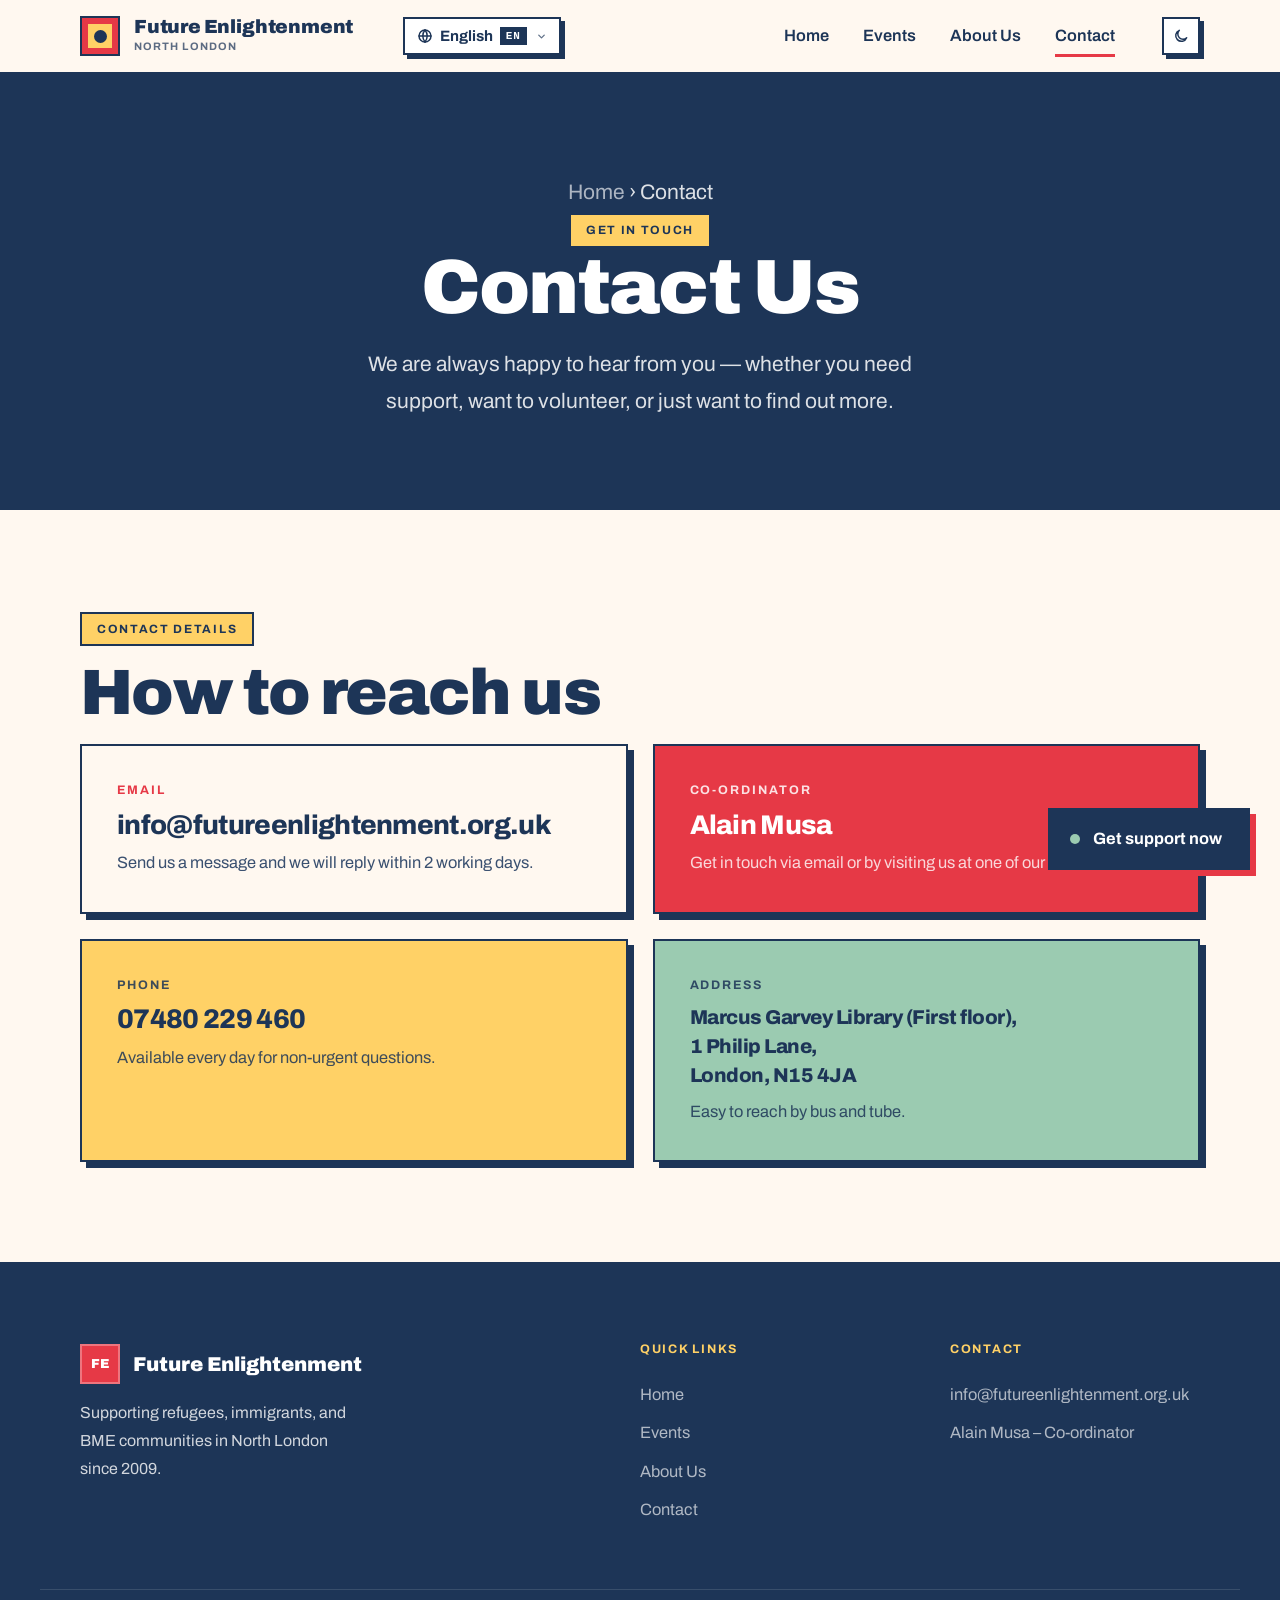
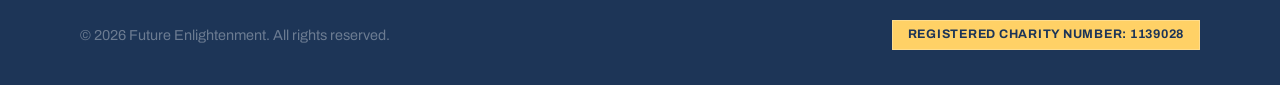
<file: contact.html>
<!DOCTYPE html>
<html lang="en">
<head>
  <meta charset="UTF-8" />
  <meta name="viewport" content="width=device-width, initial-scale=1.0" />
  <meta name="description" content="Contact Future Enlightenment – get in touch with Alain Musa, our Co-ordinator, by phone, email or using our contact form." />
  <title>Contact – Future Enlightenment</title>
  <link rel="preconnect" href="https://fonts.googleapis.com" />
  <link rel="preconnect" href="https://fonts.gstatic.com" crossorigin />
  <link href="https://fonts.googleapis.com/css2?family=Archivo:wght@400;600;700;800;900&display=swap" rel="stylesheet" />
  <link rel="stylesheet" href="css/style.css?v=9" />
</head>
<body>

  <a class="skip-link" href="#main-content">Skip to main content</a>

  <header class="site-header">
    <nav class="main-nav" aria-label="Main navigation">
      <div class="nav-left">
        <a href="index.html" class="nav-brand" aria-label="Future Enlightenment – Home">
          <span class="brand-mark" aria-hidden="true"></span>
          <span class="brand-name-wrap">
            <span class="brand-name">Future Enlightenment</span>
            <span class="brand-tagline" data-i18n="nav_tagline">North London</span>
          </span>
        </a>
        <div class="lang-switcher" id="lang-switcher">
          <button class="lang-trigger" id="lang-trigger" aria-haspopup="listbox" aria-expanded="false" aria-label="Language: English" title="Choose your language">
            <svg viewBox="0 0 24 24" width="16" height="16" fill="none" stroke="currentColor" stroke-width="2.2" stroke-linecap="round" stroke-linejoin="round" aria-hidden="true"><circle cx="12" cy="12" r="9"/><path d="M3 12h18"/><path d="M12 3a14 14 0 0 1 0 18"/><path d="M12 3a14 14 0 0 0 0 18"/></svg>
            <span class="lang-native" id="lang-native">English</span>
            <span class="lang-code" id="lang-code" aria-hidden="true">EN</span>
            <svg viewBox="0 0 24 24" width="11" height="11" fill="none" stroke="currentColor" stroke-width="2.8" stroke-linecap="round" stroke-linejoin="round" aria-hidden="true" class="lang-chev"><path d="M6 9l6 6 6-6"/></svg>
          </button>
          <div class="lang-panel" id="lang-panel" role="listbox" aria-label="Choose your language">
            <div class="lang-panel-head">
              <svg viewBox="0 0 24 24" width="13" height="13" fill="none" stroke="currentColor" stroke-width="2.2" stroke-linecap="round" stroke-linejoin="round" aria-hidden="true"><circle cx="12" cy="12" r="9"/><path d="M3 12h18"/><path d="M12 3a14 14 0 0 1 0 18"/><path d="M12 3a14 14 0 0 0 0 18"/></svg>
              <span>Choose your language</span>
            </div>
            <div class="lang-panel-list">
              <button class="lang-option active" data-lang="en" role="option" aria-selected="true" lang="en">
                <span class="lang-option-native">English</span>
                <span class="lang-option-meta">EN · Welcome</span>
                <span class="lang-check" aria-hidden="true"><svg viewBox="0 0 24 24" width="13" height="13" fill="none" stroke="currentColor" stroke-width="3" stroke-linecap="round" stroke-linejoin="round"><path d="M5 13l4 4 10-10"/></svg></span>
              </button>
              <button class="lang-option" data-lang="fr" role="option" aria-selected="false" lang="fr">
                <span class="lang-option-native">Français</span>
                <span class="lang-option-meta">FR · Bienvenue</span>
                <span class="lang-check" aria-hidden="true" style="display:none"><svg viewBox="0 0 24 24" width="13" height="13" fill="none" stroke="currentColor" stroke-width="3" stroke-linecap="round" stroke-linejoin="round"><path d="M5 13l4 4 10-10"/></svg></span>
              </button>
              <button class="lang-option" data-lang="ro" role="option" aria-selected="false" lang="ro">
                <span class="lang-option-native">Română</span>
                <span class="lang-option-meta">RO · Bun venit</span>
                <span class="lang-check" aria-hidden="true" style="display:none"><svg viewBox="0 0 24 24" width="13" height="13" fill="none" stroke="currentColor" stroke-width="3" stroke-linecap="round" stroke-linejoin="round"><path d="M5 13l4 4 10-10"/></svg></span>
              </button>
              <button class="lang-option" data-lang="pl" role="option" aria-selected="false" lang="pl">
                <span class="lang-option-native">Polski</span>
                <span class="lang-option-meta">PL · Witamy</span>
                <span class="lang-check" aria-hidden="true" style="display:none"><svg viewBox="0 0 24 24" width="13" height="13" fill="none" stroke="currentColor" stroke-width="3" stroke-linecap="round" stroke-linejoin="round"><path d="M5 13l4 4 10-10"/></svg></span>
              </button>
              <button class="lang-option" data-lang="el" role="option" aria-selected="false" lang="el">
                <span class="lang-option-native">Ελληνικά</span>
                <span class="lang-option-meta">EL · Καλώς ήρθατε</span>
                <span class="lang-check" aria-hidden="true" style="display:none"><svg viewBox="0 0 24 24" width="13" height="13" fill="none" stroke="currentColor" stroke-width="3" stroke-linecap="round" stroke-linejoin="round"><path d="M5 13l4 4 10-10"/></svg></span>
              </button>
              <button class="lang-option" data-lang="ln" role="option" aria-selected="false" lang="ln">
                <span class="lang-option-native">Lingála</span>
                <span class="lang-option-meta">LN · Boyei bolamu</span>
                <span class="lang-check" aria-hidden="true" style="display:none"><svg viewBox="0 0 24 24" width="13" height="13" fill="none" stroke="currentColor" stroke-width="3" stroke-linecap="round" stroke-linejoin="round"><path d="M5 13l4 4 10-10"/></svg></span>
              </button>
            </div>
          </div>
        </div>
      </div>

      <div class="nav-panel" id="nav-panel">
        <ul class="nav-links-row" role="list">
          <li><a href="index.html"   class="nav-link" data-i18n="nav_home">Home</a></li>
          <li><a href="events.html"  class="nav-link" data-i18n="nav_events">Events</a></li>
          <li><a href="about.html"   class="nav-link" data-i18n="nav_about">About Us</a></li>
          <li><a href="contact.html" class="nav-link" data-i18n="nav_contact">Contact</a></li>
        </ul>
      </div>

      <div class="nav-right">
        <button id="contrast-toggle" class="theme-toggle" aria-label="Switch to dark mode">
          <svg class="icon-moon" viewBox="0 0 24 24" width="16" height="16" fill="none" stroke="currentColor" stroke-width="2.2" stroke-linecap="round" stroke-linejoin="round" aria-hidden="true"><path d="M20.5 14.5A8.5 8.5 0 1 1 9.5 3.5a7 7 0 0 0 11 11Z"/></svg>
          <svg class="icon-sun" viewBox="0 0 24 24" width="16" height="16" fill="none" stroke="currentColor" stroke-width="2.2" stroke-linecap="round" stroke-linejoin="round" aria-hidden="true"><circle cx="12" cy="12" r="4.5"/><path d="M12 2.5v2M12 19.5v2M4.5 12h-2M21.5 12h-2M5.6 5.6l1.4 1.4M17 17l1.4 1.4M5.6 18.4l1.4-1.4M17 7l1.4-1.4"/></svg>
        </button>
        <button id="nav-toggle" class="nav-hamburger" aria-expanded="false" aria-controls="nav-panel" aria-label="Open menu">
          <span></span>
        </button>
      </div>
    </nav>
  </header>

  <main id="main-content" tabindex="-1">

    <div class="page-hero">
      <div class="page-hero-inner">
        <nav aria-label="Breadcrumb">
          <p class="breadcrumb"><a href="index.html">Home</a> › <span data-i18n="nav_contact">Contact</span></p>
        </nav>
        <span class="page-eyebrow" data-i18n="contact_badge">Get in Touch</span>
        <h1 data-i18n="contact_h1">Contact Us</h1>
        <p data-i18n="contact_p">We are always happy to hear from you — whether you need support, want to volunteer, or just want to find out more.</p>
      </div>
    </div>

    <section class="section" aria-labelledby="contact-heading">
      <div class="container">
        <span class="section-eyebrow" data-i18n="contact_info_label">Contact Details</span>
        <h2 class="section-title" id="contact-heading" data-i18n="contact_info_title">How to reach us</h2>

        <!-- ── FORM PANEL ── -->
        <div id="contact-form-panel" role="tabpanel" hidden>
          <div class="contact-grid">

            <!-- Form -->
            <div class="contact-form">
              <h2 data-i18n="contact_form_title">Send us a message</h2>
              <form id="contact-form" novalidate>
                <div class="form-row">
                  <div class="form-group">
                    <label for="f-name" data-i18n="contact_form_name">Your name</label>
                    <input type="text" id="f-name" name="name" autocomplete="name" required aria-required="true" data-i18n-placeholder="contact_form_name" placeholder="Your name" />
                  </div>
                  <div class="form-group">
                    <label for="f-email" data-i18n="contact_form_email">Your email address</label>
                    <input type="email" id="f-email" name="email" autocomplete="email" required aria-required="true" data-i18n-placeholder="contact_form_email" placeholder="Your email address" />
                  </div>
                </div>
                <div class="form-group">
                  <label data-i18n="contact_form_subject">What is it about?</label>
                  <input type="hidden" id="f-subject" name="subject" value="General enquiry" />
                  <div class="topic-pills" role="group" aria-label="Message topic">
                    <button type="button" class="topic-pill active" data-value="General enquiry" data-i18n="contact_form_subj_general" aria-pressed="true">General enquiry</button>
                    <button type="button" class="topic-pill" data-value="I need support" data-i18n="contact_form_subj_support" aria-pressed="false">I need support</button>
                    <button type="button" class="topic-pill" data-value="Volunteering" data-i18n="contact_form_subj_volunteer" aria-pressed="false">I want to volunteer</button>
                  </div>
                </div>
                <div class="form-group">
                  <label for="f-message" data-i18n="contact_form_message">Your message</label>
                  <textarea id="f-message" name="message" required aria-required="true" data-i18n-placeholder="contact_form_message" placeholder="Your message"></textarea>
                </div>
                <button type="submit" class="btn btn-primary" style="width:100%;" data-i18n="contact_form_send">Send message</button>
                <div id="form-success" class="form-success" role="alert" tabindex="-1" data-i18n="contact_form_success">
                  Thank you! We have received your message and will get back to you soon.
                </div>
              </form>
            </div>

            <!-- Sidebar -->
            <aside class="contact-side">
              <div class="contact-side-box">
                <h4 data-i18n="contact_what_happens">What happens next</h4>
                <ol>
                  <li data-i18n="contact_step1">You'll get an auto-reply confirming it landed.</li>
                  <li data-i18n="contact_step2">A real person reads it within 2 working days.</li>
                  <li data-i18n="contact_step3">They reply by email — no follow-up pressure.</li>
                </ol>
              </div>
              <div class="contact-side-box" style="background:var(--butter);color:var(--on-warm);">
                <h4 style="color:var(--on-warm);" data-i18n="contact_note_title">Please note</h4>
                <p style="font-size:0.83rem;line-height:1.65;margin:0;" data-i18n="contact_note_text">We speak English, French, Lingala and other languages. If you prefer to communicate in another language, please let us know.</p>
              </div>
            </aside>

          </div>
        </div>

        <!-- ── INFO PANEL ── -->
        <div id="contact-info-panel" role="tabpanel" aria-labelledby="mode-info-btn">
          <div class="contact-info-grid">

            <a href="mailto:info@futureenlightenment.org.uk" class="contact-info-card">
              <div class="contact-info-card-label" data-i18n="contact_email_title">Email</div>
              <h3>info@futureenlightenment.org.uk</h3>
              <p data-i18n="contact_email_note">Send us a message and we will reply within 2 working days.</p>
            </a>

            <div class="contact-info-card accent-red">
              <div class="contact-info-card-label" data-i18n="contact_coordinator_title">Co-ordinator</div>
              <h3 data-i18n="contact_coordinator_name">Alain Musa</h3>
              <p data-i18n="contact_coordinator_note">Get in touch via email or by visiting us at one of our sessions.</p>
            </div>

            <a href="tel:07480229460" class="contact-info-card accent-butter">
              <div class="contact-info-card-label" data-i18n="contact_phone_title">Phone</div>
              <h3>07480 229 460</h3>
              <p data-i18n="contact_phone_available">Available every day for non-urgent questions.</p>
            </a>

            <div class="contact-info-card accent-mint">
              <div class="contact-info-card-label" data-i18n="contact_address_title">Address</div>
              <h3 style="font-size:1rem;line-height:1.45;">
                Marcus Garvey Library (First floor),<br>
                1 Philip Lane,<br>
                London, N15 4JA
              </h3>
              <p data-i18n="contact_address_note">Easy to reach by bus and tube.</p>
            </div>

          </div>

        </div>

      </div>
    </section>

  </main>

  <footer class="site-footer">
    <div class="footer-grid">
      <div class="footer-brand">
        <div class="footer-logo">
          <div class="footer-logo-icon" aria-hidden="true">FE</div>
          Future Enlightenment
        </div>
        <p data-i18n="footer_tagline">Supporting refugees, immigrants, and BME communities in North London since 2009.</p>
      </div>
      <div class="footer-col">
        <h4 data-i18n="footer_links">Quick Links</h4>
        <a href="index.html"   data-i18n="nav_home">Home</a>
        <a href="events.html"  data-i18n="nav_events">Events</a>
        <a href="about.html"   data-i18n="nav_about">About Us</a>
        <a href="contact.html" data-i18n="nav_contact">Contact</a>
      </div>
      <div class="footer-col">
        <h4 data-i18n="footer_contact">Contact</h4>
        <a href="mailto:info@futureenlightenment.org.uk">info@futureenlightenment.org.uk</a>
        <a href="contact.html">Alain Musa – Co-ordinator</a>
      </div>
    </div>
    <div class="footer-bottom">
      <span data-i18n="footer_copy">© 2026 Future Enlightenment. All rights reserved.</span>
      <span class="footer-charity-num" data-i18n="footer_reg">Registered charity: 1139028</span>
    </div>
  </footer>

  <a href="contact.html" class="sticky-help" aria-label="Get support – contact us">
    <span class="dot" aria-hidden="true"></span>
    <span data-i18n="home_cta_support">Get support now</span>
  </a>

  <script src="js/translations.js?v=2"></script>
  <script src="js/main.js?v=2"></script>
</body>
</html>
</file>
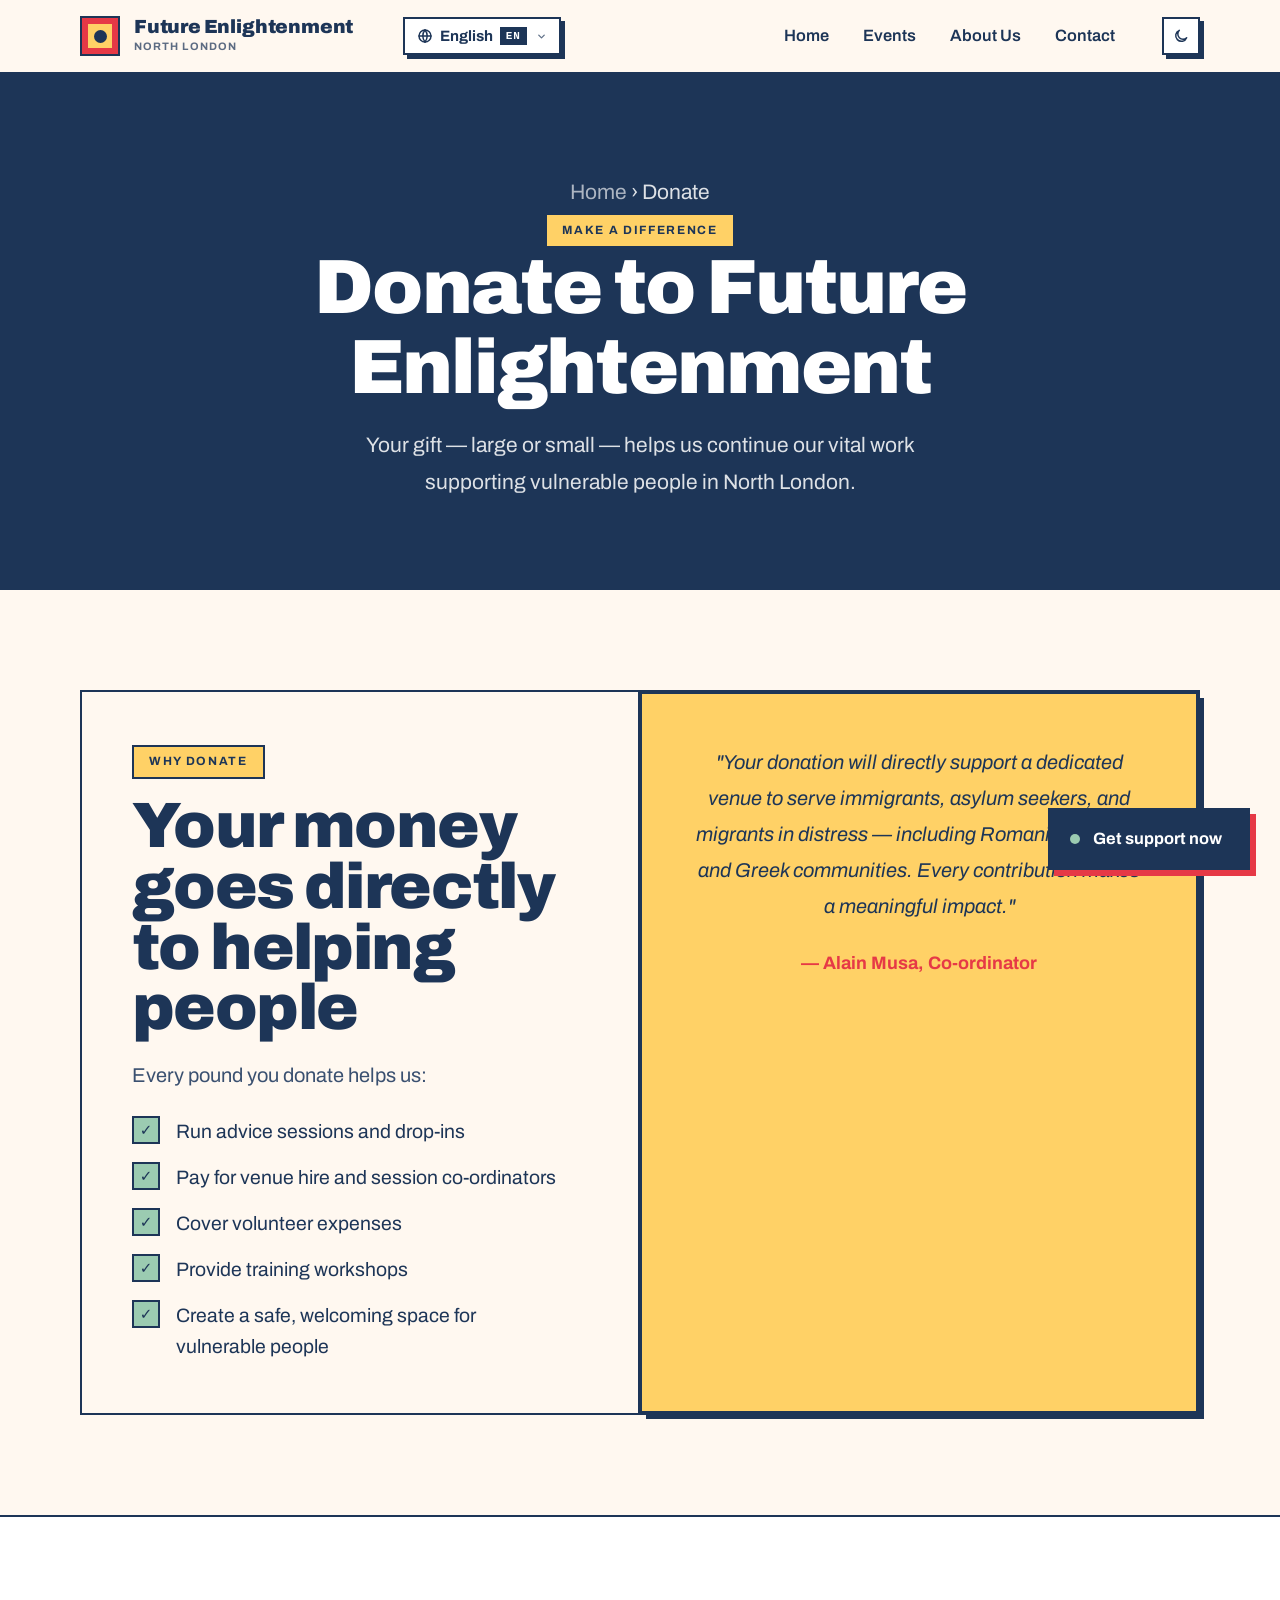
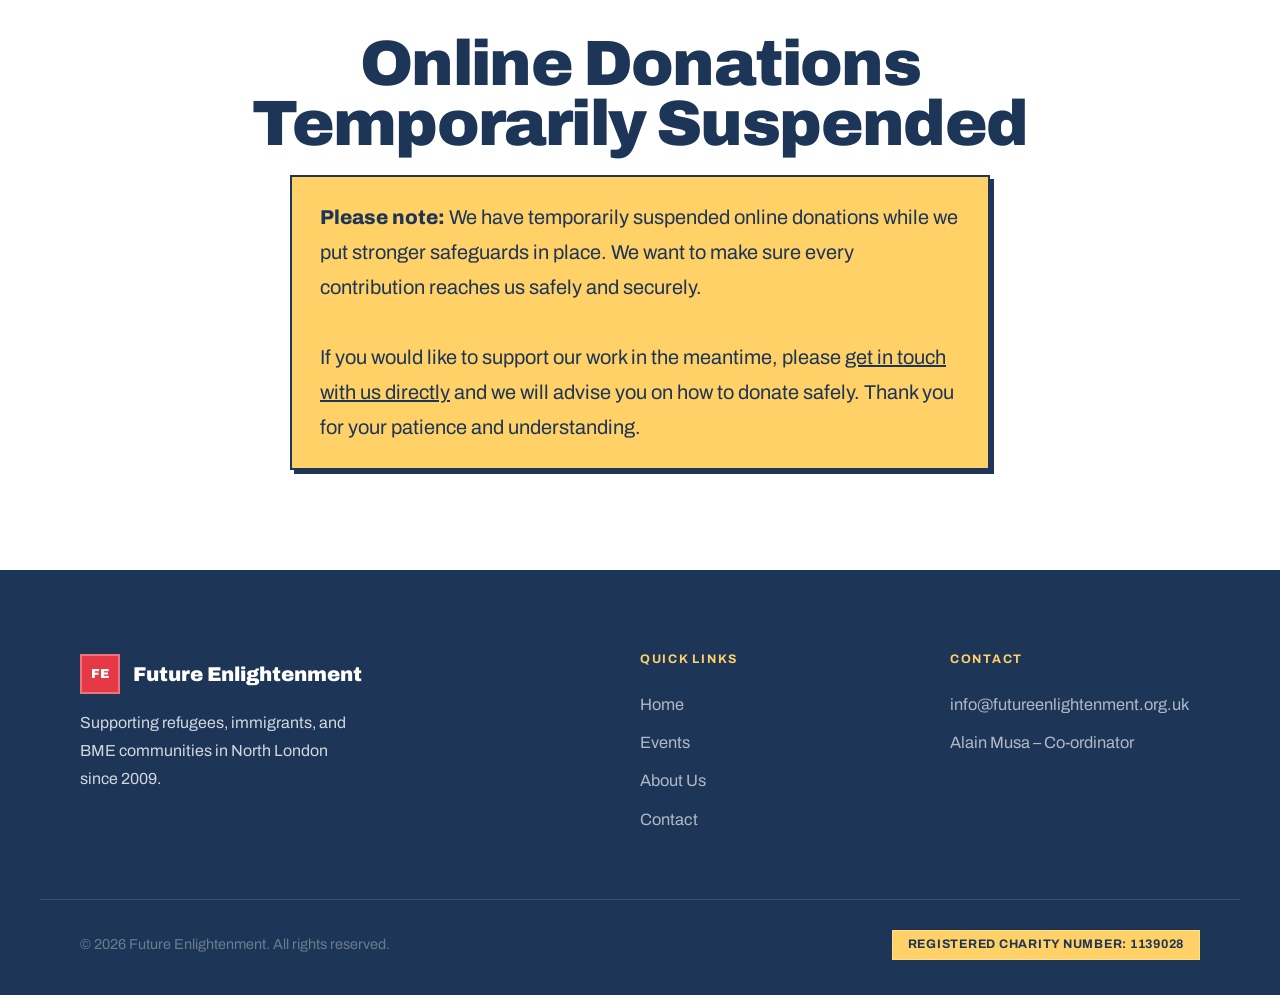
<file: donate.html>
<!DOCTYPE html>
<html lang="en">
<head>
  <meta charset="UTF-8" />
  <meta name="viewport" content="width=device-width, initial-scale=1.0" />
  <meta name="description" content="Donate to Future Enlightenment – support refugees, immigrants, and BME communities in North London, including Romanian, Polish, and Greek migrants. Give online via JustGiving or by bank transfer." />
  <title>Donate – Future Enlightenment</title>
  <link rel="preconnect" href="https://fonts.googleapis.com" />
  <link rel="preconnect" href="https://fonts.gstatic.com" crossorigin />
  <link href="https://fonts.googleapis.com/css2?family=Archivo:wght@400;600;700;800;900&display=swap" rel="stylesheet" />
  <link rel="stylesheet" href="css/style.css?v=9" />
</head>
<body>

  <a class="skip-link" href="#main-content">Skip to main content</a>

  <header class="site-header">
    <nav class="main-nav" aria-label="Main navigation">
      <div class="nav-left">
        <a href="index.html" class="nav-brand" aria-label="Future Enlightenment – Home">
          <span class="brand-mark" aria-hidden="true"></span>
          <span class="brand-name-wrap">
            <span class="brand-name">Future Enlightenment</span>
            <span class="brand-tagline" data-i18n="nav_tagline">North London</span>
          </span>
        </a>
        <div class="lang-switcher" id="lang-switcher">
          <button class="lang-trigger" id="lang-trigger" aria-haspopup="listbox" aria-expanded="false" aria-label="Language: English" title="Choose your language">
            <svg viewBox="0 0 24 24" width="16" height="16" fill="none" stroke="currentColor" stroke-width="2.2" stroke-linecap="round" stroke-linejoin="round" aria-hidden="true"><circle cx="12" cy="12" r="9"/><path d="M3 12h18"/><path d="M12 3a14 14 0 0 1 0 18"/><path d="M12 3a14 14 0 0 0 0 18"/></svg>
            <span class="lang-native" id="lang-native">English</span>
            <span class="lang-code" id="lang-code" aria-hidden="true">EN</span>
            <svg viewBox="0 0 24 24" width="11" height="11" fill="none" stroke="currentColor" stroke-width="2.8" stroke-linecap="round" stroke-linejoin="round" aria-hidden="true" class="lang-chev"><path d="M6 9l6 6 6-6"/></svg>
          </button>
          <div class="lang-panel" id="lang-panel" role="listbox" aria-label="Choose your language">
            <div class="lang-panel-head">
              <svg viewBox="0 0 24 24" width="13" height="13" fill="none" stroke="currentColor" stroke-width="2.2" stroke-linecap="round" stroke-linejoin="round" aria-hidden="true"><circle cx="12" cy="12" r="9"/><path d="M3 12h18"/><path d="M12 3a14 14 0 0 1 0 18"/><path d="M12 3a14 14 0 0 0 0 18"/></svg>
              <span>Choose your language</span>
            </div>
            <div class="lang-panel-list">
              <button class="lang-option active" data-lang="en" role="option" aria-selected="true" lang="en">
                <span class="lang-option-native">English</span>
                <span class="lang-option-meta">EN · Welcome</span>
                <span class="lang-check" aria-hidden="true"><svg viewBox="0 0 24 24" width="13" height="13" fill="none" stroke="currentColor" stroke-width="3" stroke-linecap="round" stroke-linejoin="round"><path d="M5 13l4 4 10-10"/></svg></span>
              </button>
              <button class="lang-option" data-lang="fr" role="option" aria-selected="false" lang="fr">
                <span class="lang-option-native">Français</span>
                <span class="lang-option-meta">FR · Bienvenue</span>
                <span class="lang-check" aria-hidden="true" style="display:none"><svg viewBox="0 0 24 24" width="13" height="13" fill="none" stroke="currentColor" stroke-width="3" stroke-linecap="round" stroke-linejoin="round"><path d="M5 13l4 4 10-10"/></svg></span>
              </button>
              <button class="lang-option" data-lang="ro" role="option" aria-selected="false" lang="ro">
                <span class="lang-option-native">Română</span>
                <span class="lang-option-meta">RO · Bun venit</span>
                <span class="lang-check" aria-hidden="true" style="display:none"><svg viewBox="0 0 24 24" width="13" height="13" fill="none" stroke="currentColor" stroke-width="3" stroke-linecap="round" stroke-linejoin="round"><path d="M5 13l4 4 10-10"/></svg></span>
              </button>
              <button class="lang-option" data-lang="pl" role="option" aria-selected="false" lang="pl">
                <span class="lang-option-native">Polski</span>
                <span class="lang-option-meta">PL · Witamy</span>
                <span class="lang-check" aria-hidden="true" style="display:none"><svg viewBox="0 0 24 24" width="13" height="13" fill="none" stroke="currentColor" stroke-width="3" stroke-linecap="round" stroke-linejoin="round"><path d="M5 13l4 4 10-10"/></svg></span>
              </button>
              <button class="lang-option" data-lang="el" role="option" aria-selected="false" lang="el">
                <span class="lang-option-native">Ελληνικά</span>
                <span class="lang-option-meta">EL · Καλώς ήρθατε</span>
                <span class="lang-check" aria-hidden="true" style="display:none"><svg viewBox="0 0 24 24" width="13" height="13" fill="none" stroke="currentColor" stroke-width="3" stroke-linecap="round" stroke-linejoin="round"><path d="M5 13l4 4 10-10"/></svg></span>
              </button>
              <button class="lang-option" data-lang="ln" role="option" aria-selected="false" lang="ln">
                <span class="lang-option-native">Lingála</span>
                <span class="lang-option-meta">LN · Boyei bolamu</span>
                <span class="lang-check" aria-hidden="true" style="display:none"><svg viewBox="0 0 24 24" width="13" height="13" fill="none" stroke="currentColor" stroke-width="3" stroke-linecap="round" stroke-linejoin="round"><path d="M5 13l4 4 10-10"/></svg></span>
              </button>
            </div>
          </div>
        </div>
      </div>

      <div class="nav-panel" id="nav-panel">
        <ul class="nav-links-row" role="list">
          <li><a href="index.html"   class="nav-link" data-i18n="nav_home">Home</a></li>
          <li><a href="events.html"  class="nav-link" data-i18n="nav_events">Events</a></li>
          <li><a href="about.html"   class="nav-link" data-i18n="nav_about">About Us</a></li>
          <li><a href="contact.html" class="nav-link" data-i18n="nav_contact">Contact</a></li>
        </ul>
      </div>

      <div class="nav-right">
        <button id="contrast-toggle" class="theme-toggle" aria-label="Switch to dark mode">
          <svg class="icon-moon" viewBox="0 0 24 24" width="16" height="16" fill="none" stroke="currentColor" stroke-width="2.2" stroke-linecap="round" stroke-linejoin="round" aria-hidden="true"><path d="M20.5 14.5A8.5 8.5 0 1 1 9.5 3.5a7 7 0 0 0 11 11Z"/></svg>
          <svg class="icon-sun" viewBox="0 0 24 24" width="16" height="16" fill="none" stroke="currentColor" stroke-width="2.2" stroke-linecap="round" stroke-linejoin="round" aria-hidden="true"><circle cx="12" cy="12" r="4.5"/><path d="M12 2.5v2M12 19.5v2M4.5 12h-2M21.5 12h-2M5.6 5.6l1.4 1.4M17 17l1.4 1.4M5.6 18.4l1.4-1.4M17 7l1.4-1.4"/></svg>
        </button>
        <button id="nav-toggle" class="nav-hamburger" aria-expanded="false" aria-controls="nav-panel" aria-label="Open menu">
          <span></span>
        </button>
      </div>
    </nav>
  </header>

  <main id="main-content">

    <div class="donate-hero">
      <div class="donate-hero-inner">
        <nav aria-label="Breadcrumb">
          <p class="breadcrumb"><a href="index.html" style="color:rgba(255,255,255,0.75);">Home</a> › <span data-i18n="nav_donate">Donate</span></p>
        </nav>
        <span class="page-eyebrow" data-i18n="donate_badge">Make a Difference</span>
        <h1 data-i18n="donate_h1">Donate to Future Enlightenment</h1>
        <p data-i18n="donate_p">Your gift — large or small — helps us continue our vital work supporting vulnerable people in North London.</p>
      </div>
    </div>

    <!-- Why donate -->
    <section class="section" aria-labelledby="why-heading">
      <div class="container">
        <div class="two-col">
          <div>
            <span class="section-eyebrow" data-i18n="donate_why_label">Why Donate</span>
            <h2 class="section-title" id="why-heading" data-i18n="donate_why_title">Your money goes directly to helping people</h2>
            <p style="color:var(--ink-soft);margin-bottom:1.25rem;" data-i18n="donate_why_sub">Every pound you donate helps us:</p>
            <ul style="display:flex;flex-direction:column;gap:0.75rem;list-style:none;padding:0;">
              <li style="display:flex;gap:0.8rem;align-items:flex-start;">
                <span style="width:1.4rem;height:1.4rem;background:var(--mint);border:2px solid var(--ink);display:flex;align-items:center;justify-content:center;flex-shrink:0;font-size:0.75rem;font-weight:900;color:var(--ink);" aria-hidden="true">&#10003;</span>
                <span style="font-size:0.97rem;" data-i18n="donate_use1">Run advice sessions and drop-ins</span>
              </li>
              <li style="display:flex;gap:0.8rem;align-items:flex-start;">
                <span style="width:1.4rem;height:1.4rem;background:var(--mint);border:2px solid var(--ink);display:flex;align-items:center;justify-content:center;flex-shrink:0;font-size:0.75rem;font-weight:900;color:var(--ink);" aria-hidden="true">&#10003;</span>
                <span style="font-size:0.97rem;" data-i18n="donate_use2">Pay for venue hire and session co-ordinators</span>
              </li>
              <li style="display:flex;gap:0.8rem;align-items:flex-start;">
                <span style="width:1.4rem;height:1.4rem;background:var(--mint);border:2px solid var(--ink);display:flex;align-items:center;justify-content:center;flex-shrink:0;font-size:0.75rem;font-weight:900;color:var(--ink);" aria-hidden="true">&#10003;</span>
                <span style="font-size:0.97rem;" data-i18n="donate_use3">Cover volunteer expenses</span>
              </li>
              <li style="display:flex;gap:0.8rem;align-items:flex-start;">
                <span style="width:1.4rem;height:1.4rem;background:var(--mint);border:2px solid var(--ink);display:flex;align-items:center;justify-content:center;flex-shrink:0;font-size:0.75rem;font-weight:900;color:var(--ink);" aria-hidden="true">&#10003;</span>
                <span style="font-size:0.97rem;" data-i18n="donate_use4">Provide training workshops</span>
              </li>
              <li style="display:flex;gap:0.8rem;align-items:flex-start;">
                <span style="width:1.4rem;height:1.4rem;background:var(--mint);border:2px solid var(--ink);display:flex;align-items:center;justify-content:center;flex-shrink:0;font-size:0.75rem;font-weight:900;color:var(--ink);" aria-hidden="true">&#10003;</span>
                <span style="font-size:0.97rem;" data-i18n="donate_use5">Create a safe, welcoming space for vulnerable people</span>
              </li>
            </ul>
          </div>
          <div style="background:var(--butter);border:2px solid var(--ink);padding:2.5rem;text-align:center;box-shadow:var(--sh);">
            <blockquote style="font-size:1rem;font-style:italic;color:var(--ink);line-height:1.8;margin:0 0 1.25rem;">
              "Your donation will directly support a dedicated venue to serve immigrants, asylum seekers, and migrants in distress — including Romanian, Polish, and Greek communities. Every contribution makes a meaningful impact."
            </blockquote>
            <p style="font-weight:700;color:var(--red);font-size:0.9rem;">— Alain Musa, Co-ordinator</p>
          </div>
        </div>
      </div>
    </section>

    <!-- Donation notice -->
    <section class="section section-alt" aria-labelledby="donate-options-heading">
      <div class="container">
        <div class="text-center">
          <h2 class="section-title" id="donate-options-heading">Online Donations Temporarily Suspended</h2>
        </div>
        <div class="info-box mt-3" role="note" style="max-width:700px;margin:0 auto;font-size:1rem;line-height:1.75;">
          <strong>Please note: </strong>
          We have temporarily suspended online donations while we put stronger safeguards in place. We want to make sure every contribution reaches us safely and securely.<br><br>
          If you would like to support our work in the meantime, please <a href="contact.html" style="text-decoration:underline;">get in touch with us directly</a> and we will advise you on how to donate safely. Thank you for your patience and understanding.
        </div>
      </div>
    </section>

  </main>

  <footer class="site-footer">
    <div class="footer-grid">
      <div class="footer-brand">
        <div class="footer-logo">
          <div class="footer-logo-icon" aria-hidden="true">FE</div>
          Future Enlightenment
        </div>
        <p data-i18n="footer_tagline">Supporting refugees, immigrants, and BME communities in North London since 2009.</p>
      </div>
      <div class="footer-col">
        <h4 data-i18n="footer_links">Quick Links</h4>
        <a href="index.html"   data-i18n="nav_home">Home</a>
        <a href="events.html"  data-i18n="nav_events">Events</a>
        <a href="about.html"   data-i18n="nav_about">About Us</a>
        <a href="contact.html" data-i18n="nav_contact">Contact</a>
      </div>
      <div class="footer-col">
        <h4 data-i18n="footer_contact">Contact</h4>
        <a href="mailto:info@futureenlightenment.org.uk">info@futureenlightenment.org.uk</a>
        <a href="contact.html">Alain Musa – Co-ordinator</a>
      </div>
    </div>
    <div class="footer-bottom">
      <span data-i18n="footer_copy">© 2026 Future Enlightenment. All rights reserved.</span>
      <span class="footer-charity-num" data-i18n="footer_reg">Registered charity: 1139028</span>
    </div>
  </footer>

  <a href="contact.html" class="sticky-help" aria-label="Get support – contact us">
    <span class="dot" aria-hidden="true"></span>
    Get support now
  </a>

  <script src="js/translations.js?v=2"></script>
  <script src="js/main.js?v=2"></script>
</body>
</html>
</file>
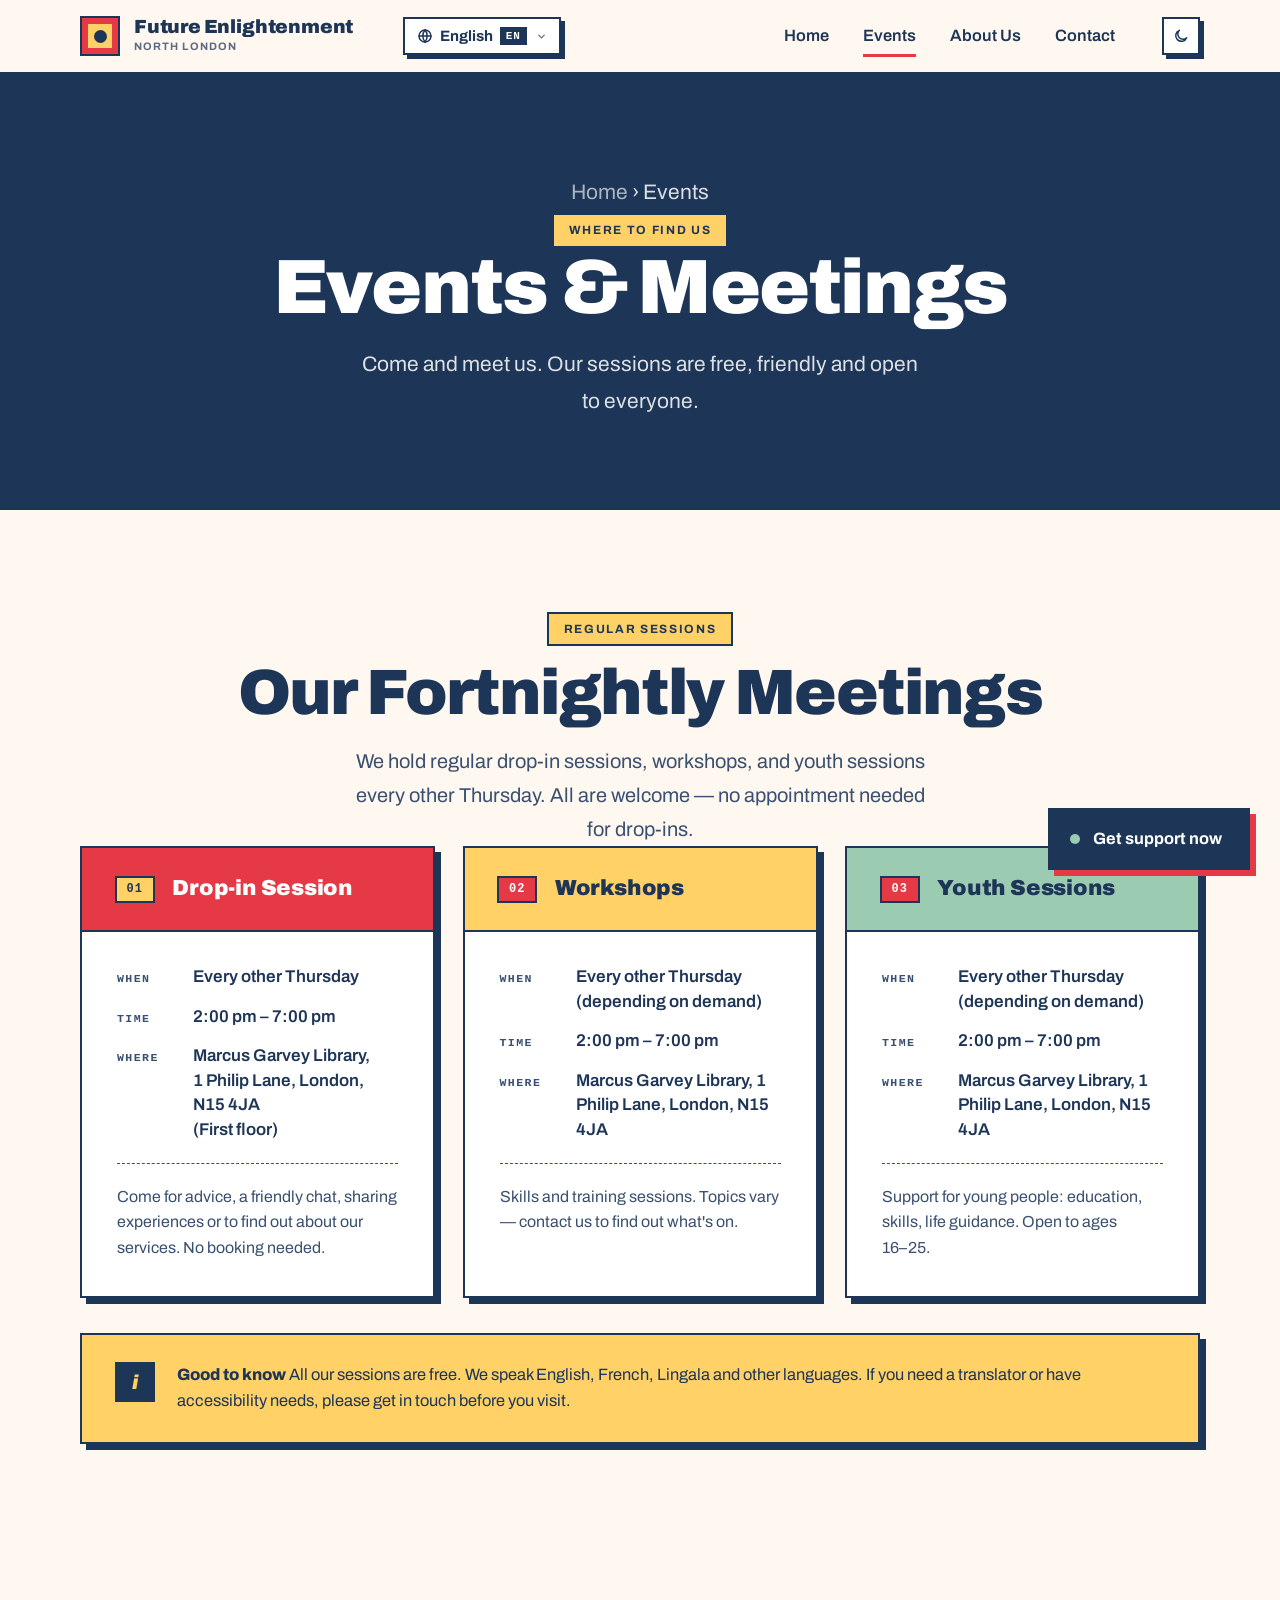
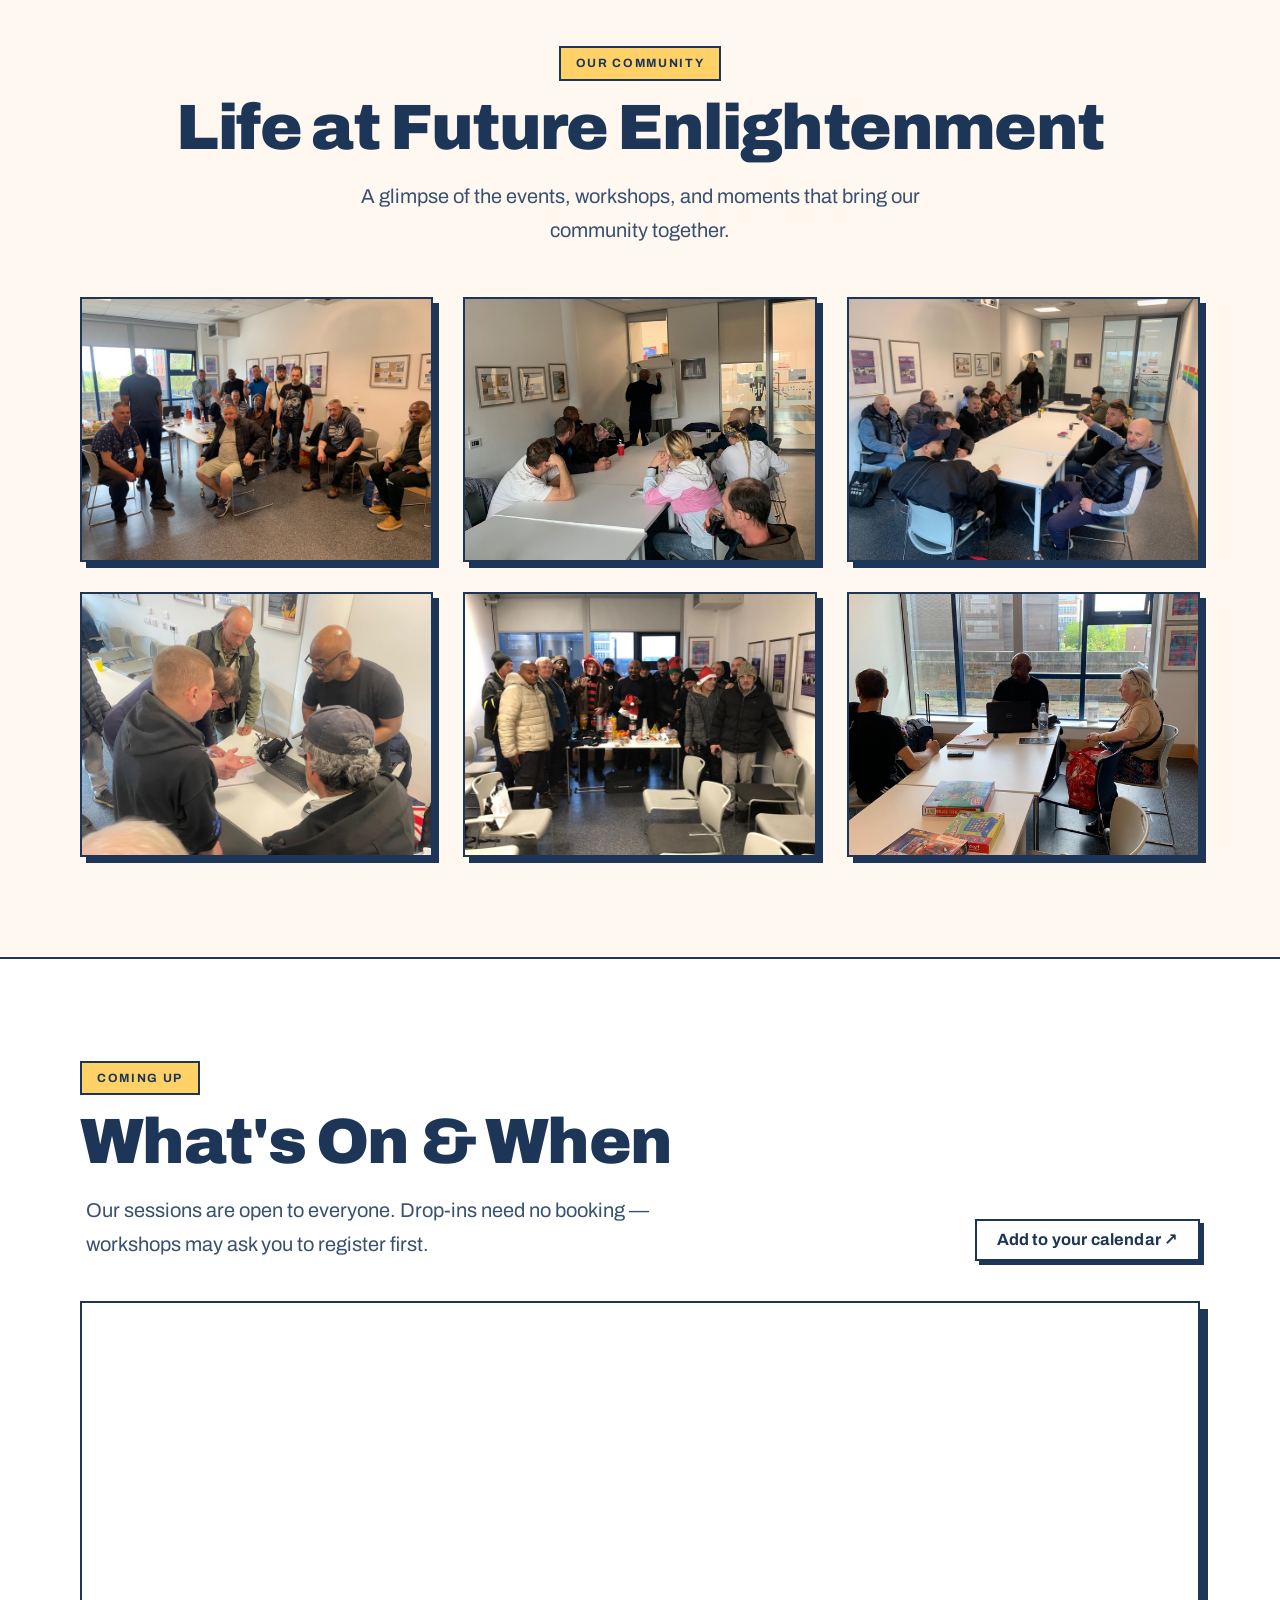
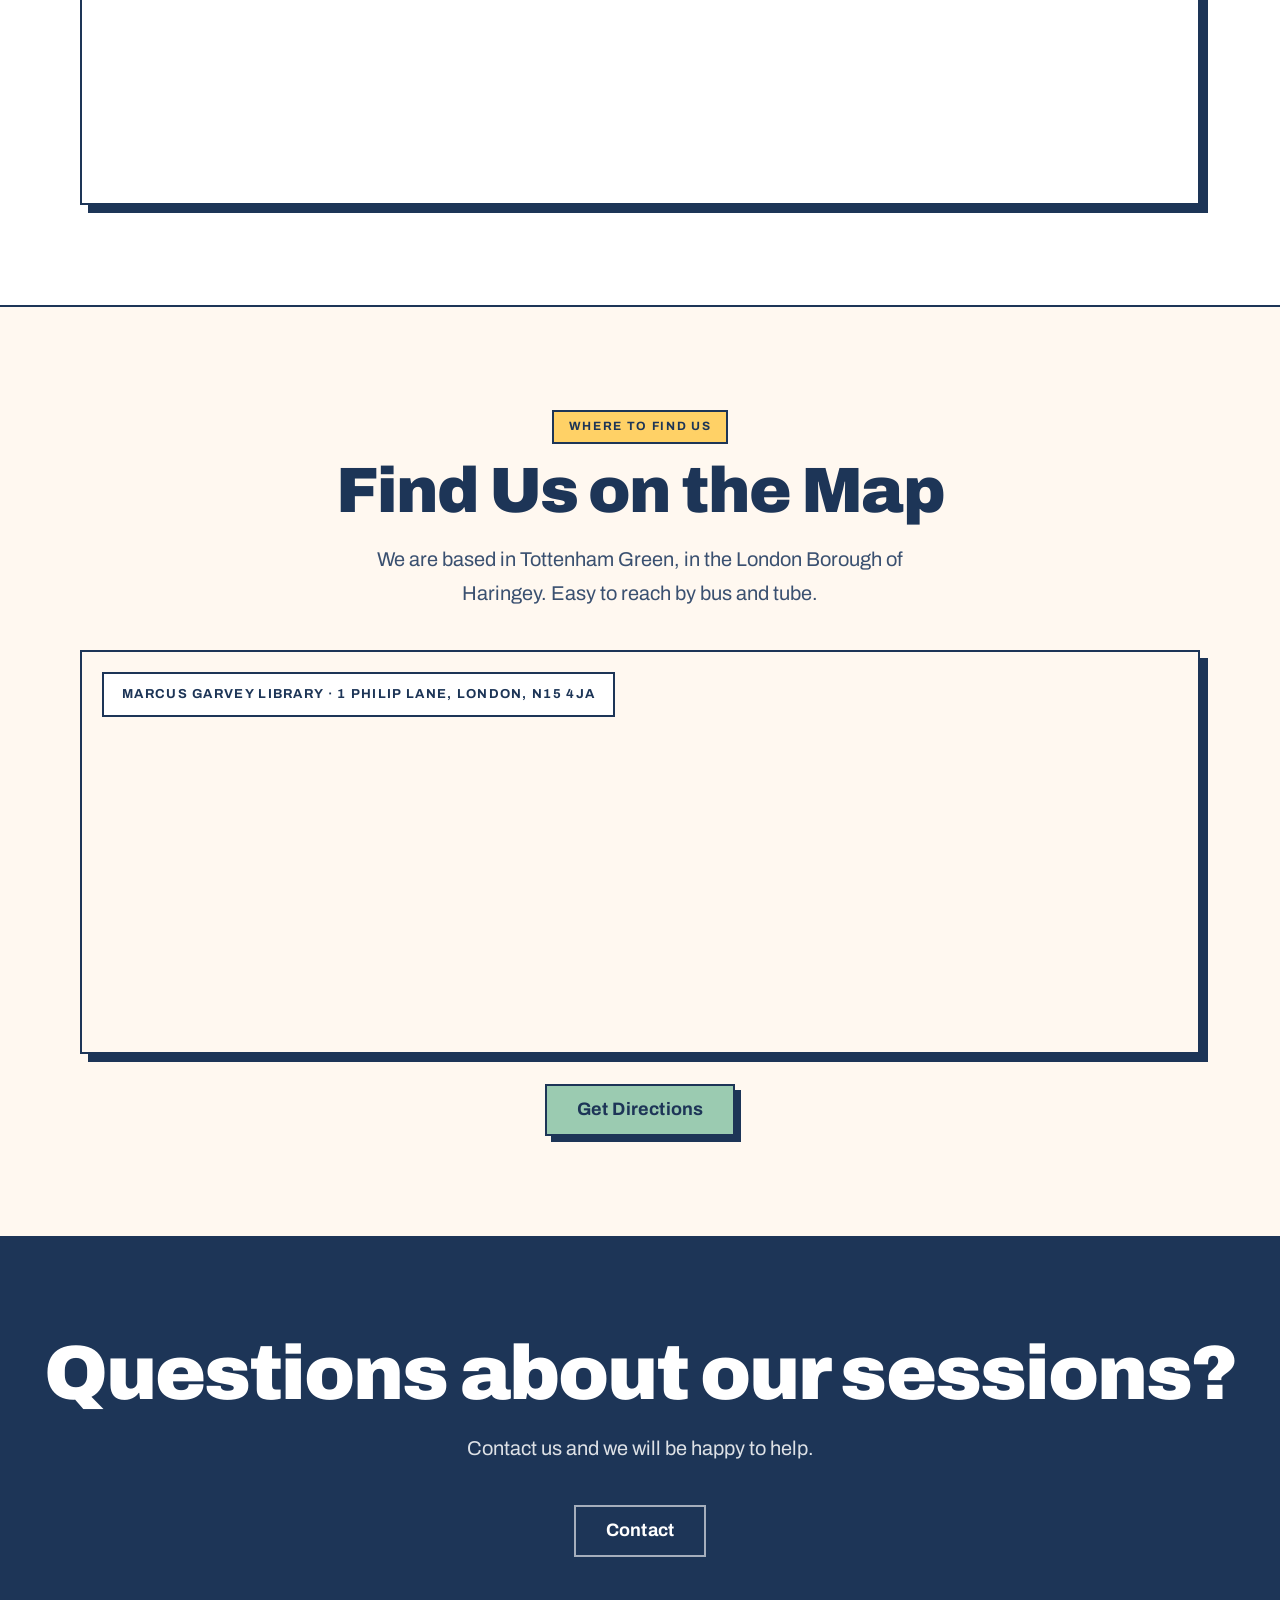
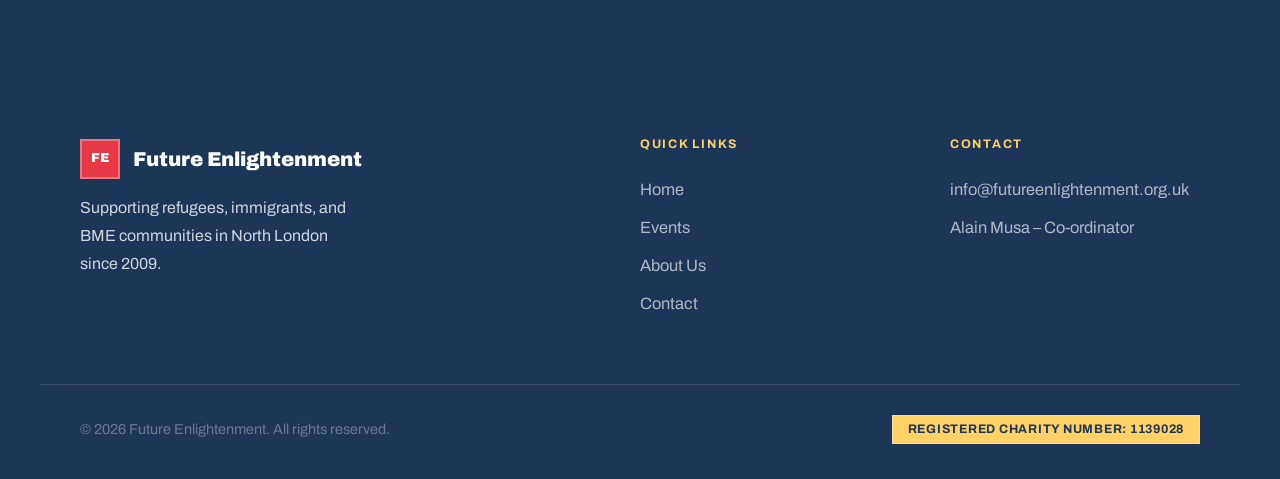
<file: events.html>
<!DOCTYPE html>
<html lang="en">
<head>
  <meta charset="UTF-8" />
  <meta name="viewport" content="width=device-width, initial-scale=1.0" />
  <meta name="description" content="Future Enlightenment events and meetings – find us in Tottenham Green, Haringey, North London. Free sessions open to all." />
  <title>Events – Future Enlightenment</title>
  <link rel="preconnect" href="https://fonts.googleapis.com" />
  <link rel="preconnect" href="https://fonts.gstatic.com" crossorigin />
  <link href="https://fonts.googleapis.com/css2?family=Archivo:wght@400;600;700;800;900&display=swap" rel="stylesheet" />
  <link rel="stylesheet" href="css/style.css?v=9" />
</head>
<body>
  <a class="skip-link" href="#main-content">Skip to main content</a>

  <header class="site-header">
    <nav class="main-nav" aria-label="Main navigation">
      <div class="nav-left">
        <a href="index.html" class="nav-brand" aria-label="Future Enlightenment – Home">
          <span class="brand-mark" aria-hidden="true"></span>
          <span class="brand-name-wrap">
            <span class="brand-name">Future Enlightenment</span>
            <span class="brand-tagline" data-i18n="nav_tagline">North London</span>
          </span>
        </a>
        <div class="lang-switcher" id="lang-switcher">
          <button class="lang-trigger" id="lang-trigger" aria-haspopup="listbox" aria-expanded="false" aria-label="Language: English" title="Choose your language">
            <svg viewBox="0 0 24 24" width="16" height="16" fill="none" stroke="currentColor" stroke-width="2.2" stroke-linecap="round" stroke-linejoin="round" aria-hidden="true"><circle cx="12" cy="12" r="9"/><path d="M3 12h18"/><path d="M12 3a14 14 0 0 1 0 18"/><path d="M12 3a14 14 0 0 0 0 18"/></svg>
            <span class="lang-native" id="lang-native">English</span>
            <span class="lang-code" id="lang-code" aria-hidden="true">EN</span>
            <svg viewBox="0 0 24 24" width="11" height="11" fill="none" stroke="currentColor" stroke-width="2.8" stroke-linecap="round" stroke-linejoin="round" aria-hidden="true" class="lang-chev"><path d="M6 9l6 6 6-6"/></svg>
          </button>
          <div class="lang-panel" id="lang-panel" role="listbox" aria-label="Choose your language">
            <div class="lang-panel-head">
              <svg viewBox="0 0 24 24" width="13" height="13" fill="none" stroke="currentColor" stroke-width="2.2" stroke-linecap="round" stroke-linejoin="round" aria-hidden="true"><circle cx="12" cy="12" r="9"/><path d="M3 12h18"/><path d="M12 3a14 14 0 0 1 0 18"/><path d="M12 3a14 14 0 0 0 0 18"/></svg>
              <span>Choose your language</span>
            </div>
            <div class="lang-panel-list">
              <button class="lang-option active" data-lang="en" role="option" aria-selected="true" lang="en">
                <span class="lang-option-native">English</span>
                <span class="lang-option-meta">EN · Welcome</span>
                <span class="lang-check" aria-hidden="true"><svg viewBox="0 0 24 24" width="13" height="13" fill="none" stroke="currentColor" stroke-width="3" stroke-linecap="round" stroke-linejoin="round"><path d="M5 13l4 4 10-10"/></svg></span>
              </button>
              <button class="lang-option" data-lang="fr" role="option" aria-selected="false" lang="fr">
                <span class="lang-option-native">Français</span>
                <span class="lang-option-meta">FR · Bienvenue</span>
                <span class="lang-check" aria-hidden="true" style="display:none"><svg viewBox="0 0 24 24" width="13" height="13" fill="none" stroke="currentColor" stroke-width="3" stroke-linecap="round" stroke-linejoin="round"><path d="M5 13l4 4 10-10"/></svg></span>
              </button>
              <button class="lang-option" data-lang="ro" role="option" aria-selected="false" lang="ro">
                <span class="lang-option-native">Română</span>
                <span class="lang-option-meta">RO · Bun venit</span>
                <span class="lang-check" aria-hidden="true" style="display:none"><svg viewBox="0 0 24 24" width="13" height="13" fill="none" stroke="currentColor" stroke-width="3" stroke-linecap="round" stroke-linejoin="round"><path d="M5 13l4 4 10-10"/></svg></span>
              </button>
              <button class="lang-option" data-lang="pl" role="option" aria-selected="false" lang="pl">
                <span class="lang-option-native">Polski</span>
                <span class="lang-option-meta">PL · Witamy</span>
                <span class="lang-check" aria-hidden="true" style="display:none"><svg viewBox="0 0 24 24" width="13" height="13" fill="none" stroke="currentColor" stroke-width="3" stroke-linecap="round" stroke-linejoin="round"><path d="M5 13l4 4 10-10"/></svg></span>
              </button>
              <button class="lang-option" data-lang="el" role="option" aria-selected="false" lang="el">
                <span class="lang-option-native">Ελληνικά</span>
                <span class="lang-option-meta">EL · Καλώς ήρθατε</span>
                <span class="lang-check" aria-hidden="true" style="display:none"><svg viewBox="0 0 24 24" width="13" height="13" fill="none" stroke="currentColor" stroke-width="3" stroke-linecap="round" stroke-linejoin="round"><path d="M5 13l4 4 10-10"/></svg></span>
              </button>
              <button class="lang-option" data-lang="ln" role="option" aria-selected="false" lang="ln">
                <span class="lang-option-native">Lingála</span>
                <span class="lang-option-meta">LN · Boyei bolamu</span>
                <span class="lang-check" aria-hidden="true" style="display:none"><svg viewBox="0 0 24 24" width="13" height="13" fill="none" stroke="currentColor" stroke-width="3" stroke-linecap="round" stroke-linejoin="round"><path d="M5 13l4 4 10-10"/></svg></span>
              </button>
            </div>
          </div>
        </div>
      </div>

      <div class="nav-panel" id="nav-panel">
        <ul class="nav-links-row" role="list">
          <li><a href="index.html"   class="nav-link" data-i18n="nav_home">Home</a></li>
          <li><a href="events.html"  class="nav-link" data-i18n="nav_events">Events</a></li>
          <li><a href="about.html"   class="nav-link" data-i18n="nav_about">About Us</a></li>
          <li><a href="contact.html" class="nav-link" data-i18n="nav_contact">Contact</a></li>
        </ul>
      </div>

      <div class="nav-right">
        <button id="contrast-toggle" class="theme-toggle" aria-label="Switch to dark mode">
          <svg class="icon-moon" viewBox="0 0 24 24" width="16" height="16" fill="none" stroke="currentColor" stroke-width="2.2" stroke-linecap="round" stroke-linejoin="round" aria-hidden="true"><path d="M20.5 14.5A8.5 8.5 0 1 1 9.5 3.5a7 7 0 0 0 11 11Z"/></svg>
          <svg class="icon-sun" viewBox="0 0 24 24" width="16" height="16" fill="none" stroke="currentColor" stroke-width="2.2" stroke-linecap="round" stroke-linejoin="round" aria-hidden="true"><circle cx="12" cy="12" r="4.5"/><path d="M12 2.5v2M12 19.5v2M4.5 12h-2M21.5 12h-2M5.6 5.6l1.4 1.4M17 17l1.4 1.4M5.6 18.4l1.4-1.4M17 7l1.4-1.4"/></svg>
        </button>
        <button id="nav-toggle" class="nav-hamburger" aria-expanded="false" aria-controls="nav-panel" aria-label="Open menu">
          <span></span>
        </button>
      </div>
    </nav>
  </header>

  <main id="main-content" tabindex="-1">

    <div class="page-hero">
      <div class="page-hero-inner">
        <nav aria-label="Breadcrumb">
          <p class="breadcrumb"><a href="index.html">Home</a> › <span data-i18n="nav_events">Events</span></p>
        </nav>
        <span class="page-eyebrow" data-i18n="events_badge">Where to Find Us</span>
        <h1 data-i18n="events_h1">Events &amp; Meetings</h1>
        <p data-i18n="events_p">Come and meet us. Our sessions are free, friendly and open to everyone.</p>
      </div>
    </div>

    <section class="section" aria-labelledby="sessions-heading">
      <div class="container">
        <div class="text-center">
          <span class="section-eyebrow" data-i18n="events_regular_label">Regular Sessions</span>
          <h2 class="section-title" id="sessions-heading" data-i18n="events_regular_title">Our Fortnightly Meetings</h2>
          <p class="section-subtitle" data-i18n="events_regular_sub">We hold regular drop-in sessions, workshops, and youth sessions every other Thursday. All are welcome — no appointment needed for drop-ins.</p>
        </div>
        <div class="sessions-table">
          <div class="sessions-grid">

            <article class="session-card" aria-labelledby="ev1">
              <header class="session-head session-head-red">
                <span class="session-num session-num-butter">01</span>
                <h3 id="ev1" data-i18n="events_drop_title">Drop-in Session</h3>
              </header>
              <div class="session-body">
                <dl>
                  <div><dt data-i18n="label_when">When</dt><dd data-i18n="events_drop_day">Every other Thursday</dd></div>
                  <div><dt data-i18n="label_time">Time</dt><dd data-i18n="events_drop_time">2:00 pm – 7:00 pm</dd></div>
                  <div><dt data-i18n="label_where">Where</dt><dd>Marcus Garvey Library,<br>1 Philip Lane, London, N15 4JA<br>(First floor)</dd></div>
                </dl>
                <p data-i18n="events_drop_desc">Come for advice, a friendly chat, sharing experiences or to find out about our services. No booking needed.</p>
              </div>
            </article>

            <article class="session-card" aria-labelledby="ev2">
              <header class="session-head session-head-butter">
                <span class="session-num session-num-red">02</span>
                <h3 id="ev2" data-i18n="events_workshop_title">Workshops</h3>
              </header>
              <div class="session-body">
                <dl>
                  <div><dt data-i18n="label_when">When</dt><dd data-i18n="events_workshop_day">Every other Thursday (depending on demand)</dd></div>
                  <div><dt data-i18n="label_time">Time</dt><dd data-i18n="events_workshop_time">2:00 pm – 7:00 pm</dd></div>
                  <div><dt data-i18n="label_where">Where</dt><dd data-i18n="events_workshop_loc">Marcus Garvey Library, 1 Philip Lane, London, N15 4JA</dd></div>
                </dl>
                <p data-i18n="events_workshop_desc">Skills and training sessions. Topics vary — contact us to find out what's on.</p>
              </div>
            </article>

            <article class="session-card" aria-labelledby="ev3">
              <header class="session-head session-head-mint">
                <span class="session-num session-num-red">03</span>
                <h3 id="ev3" data-i18n="events_youth_title">Youth Sessions</h3>
              </header>
              <div class="session-body">
                <dl>
                  <div><dt data-i18n="label_when">When</dt><dd data-i18n="events_youth_day">Every other Thursday (depending on demand)</dd></div>
                  <div><dt data-i18n="label_time">Time</dt><dd data-i18n="events_youth_time">2:00 pm – 7:00 pm</dd></div>
                  <div><dt data-i18n="label_where">Where</dt><dd data-i18n="events_youth_loc">Marcus Garvey Library, 1 Philip Lane, London, N15 4JA</dd></div>
                </dl>
                <p data-i18n="events_youth_desc">Support for young people: education, skills, life guidance. Open to ages 16–25.</p>
              </div>
            </article>

          </div>

          <aside class="session-note" role="note">
            <span class="session-note-tag" aria-hidden="true"><em>i</em></span>
            <div class="session-note-text">
              <strong data-i18n="events_info_title">Good to know: </strong>
              <span data-i18n="events_info_text">All our sessions are free. We speak English, French, Lingala and other languages. If you need a translator or have accessibility needs, please get in touch before you visit.</span>
            </div>
          </aside>
        </div>
      </div>
    </section>

    <section class="section" aria-labelledby="gallery-heading">
      <div class="container">
        <div class="text-center">
          <span class="section-eyebrow" data-i18n="events_gallery_label">Our Community</span>
          <h2 class="section-title" id="gallery-heading" data-i18n="events_gallery_title">Life at Future Enlightenment</h2>
          <p class="section-subtitle" data-i18n="events_gallery_sub">A glimpse of the events, workshops, and moments that bring our community together.</p>
        </div>
        <div class="gallery-grid" role="list" aria-label="Photo gallery of Future Enlightenment events">
          <div class="gallery-item" role="listitem" aria-label="Community drop-in session">
            <img src="images/fe-community.jpeg" alt="People gathered together at a community drop-in session" loading="lazy" />
            <div class="gallery-overlay" aria-hidden="true">
              <div class="gallery-tag">Drop-in Session</div>
              <div class="gallery-caption">Community Drop-in, Tottenham Green</div>
            </div>
          </div>
          <div class="gallery-item" role="listitem" aria-label="Training workshop">
            <img src="images/fe-sessions.jpeg" alt="People taking part in a training workshop" loading="lazy" />
            <div class="gallery-overlay" aria-hidden="true">
              <div class="gallery-tag">Workshop</div>
              <div class="gallery-caption">Skills Training Workshop</div>
            </div>
          </div>
          <div class="gallery-item" role="listitem" aria-label="Group support session">
            <img src="images/fe-advice.jpeg" alt="Group support session in progress" loading="lazy" />
            <div class="gallery-overlay" aria-hidden="true">
              <div class="gallery-tag">Group Session</div>
              <div class="gallery-caption">Group Support Session</div>
            </div>
          </div>
          <div class="gallery-item" role="listitem" aria-label="Advice session">
            <img src="images/fe-adv.jpeg" alt="One-to-one advice and guidance session" loading="lazy" />
            <div class="gallery-overlay" aria-hidden="true">
              <div class="gallery-tag">Advice</div>
              <div class="gallery-caption">One-to-One Guidance</div>
            </div>
          </div>
          <div class="gallery-item" role="listitem" aria-label="Community celebration">
            <img src="images/fe-ses.jpeg" alt="Community celebration event with people smiling" loading="lazy" />
            <div class="gallery-overlay" aria-hidden="true">
              <div class="gallery-tag">Community</div>
              <div class="gallery-caption">Community Celebration</div>
            </div>
          </div>
          <div class="gallery-item" role="listitem" aria-label="Group awareness session">
            <img src="images/fe_new.jpeg" alt="Drop-in session with community members" loading="lazy" />
            <div class="gallery-overlay" aria-hidden="true">
              <div class="gallery-tag">Awareness</div>
              <div class="gallery-caption">Group Awareness Session</div>
            </div>
          </div>
        </div>
      </div>
    </section>

    <!-- =====================================================
         GOOGLE CALENDAR SECTION
         =====================================================
         To connect your own public Google Calendar:
         1. Go to calendar.google.com → Settings → your calendar
         2. Under "Access permissions", tick "Make available to public" → Events
         3. Under "Integrate calendar", copy the Calendar ID
            (looks like: abc123@group.calendar.google.com)
         4. Replace REPLACE_WITH_YOUR_CALENDAR_ID below with that ID (URL-encode @ as %40)
            Example src: https://calendar.google.com/calendar/embed?src=abc123%40group.calendar.google.com&ctz=Europe%2FLondon&mode=AGENDA&showTitle=0&showPrint=0&showCalendars=0&showTz=0
         5. Update the "Add to your calendar" href to:
            https://calendar.google.com/calendar/r?cid=YOUR_CALENDAR_ID
         ===================================================== -->
    <section class="section section-alt" aria-labelledby="calendar-heading">
      <div class="container">
        <div class="cal-section-head">
          <div>
            <span class="section-eyebrow" data-i18n="events_calendar_label">Coming Up</span>
            <h2 class="section-title" id="calendar-heading" data-i18n="events_calendar_title">What's On &amp; When</h2>
            <p class="section-subtitle" data-i18n="events_calendar_sub">Our sessions are open to everyone. Drop-ins need no booking — workshops may ask you to register first.</p>
          </div>
          <a href="https://calendar.google.com/calendar/r?cid=REPLACE_WITH_YOUR_CALENDAR_ID"
             target="_blank" rel="noopener noreferrer"
             class="btn btn-ghost btn-sm"
             aria-label="Add our calendar to Google Calendar (opens in new tab)"
             data-i18n="events_calendar_add">Add to your calendar ↗</a>
        </div>

        <div class="cal-wrap" role="region" aria-label="Future Enlightenment session calendar">
          <iframe
            src="https://calendar.google.com/calendar/embed?src=en.uk%23holiday%40group.v.calendar.google.com&ctz=Europe%2FLondon&mode=AGENDA&showTitle=0&showPrint=0&showCalendars=0&showTz=0&bgcolor=%23ffffff"
            title="Future Enlightenment session calendar"
            loading="lazy"
            style="width:100%;height:500px;border:0;display:block;">
          </iframe>
        </div>

      </div>
    </section>

    <section class="section" aria-labelledby="map-heading">
      <div class="container">
        <div class="text-center">
          <span class="section-eyebrow" data-i18n="events_badge">Where to Find Us</span>
          <h2 class="section-title" id="map-heading" data-i18n="events_map_title">Find Us on the Map</h2>
          <p class="section-subtitle" data-i18n="events_map_sub">We are based in Tottenham Green, in the London Borough of Haringey. Easy to reach by bus and tube.</p>
        </div>
        <div class="map-wrap" role="region" aria-label="Map showing our location at Marcus Garvey Library, Tottenham Green">
          <div class="map-overlay" aria-hidden="true">
            <span data-i18n="events_map_address">Marcus Garvey Library · 1 Philip Lane, London, N15 4JA</span>
          </div>
          <iframe
            src="https://maps.google.com/maps?q=Marcus+Garvey+Library,+1+Philip+Lane,+London+N15+4JA&output=embed"
            title="Map of Marcus Garvey Library, 1 Philip Lane, London N15 4JA"
            allowfullscreen="" loading="lazy" referrerpolicy="no-referrer-when-downgrade">
          </iframe>
        </div>
        <div style="text-align:center;margin-top:1.5rem;">
          <a href="https://maps.google.com/?q=Marcus+Garvey+Library,+1+Philip+Lane,+London+N15+4JA" target="_blank" rel="noopener noreferrer" class="btn btn-green" aria-label="Open in Google Maps (opens in new tab)" data-i18n="events_map_btn">Get Directions</a>
        </div>
      </div>
    </section>

    <div class="cta-banner">
      <div class="cta-banner-inner">
        <h2 data-i18n="events_cta_title">Questions about our sessions?</h2>
        <p data-i18n="events_cta_text">Contact us and we will be happy to help.</p>
        <div class="cta-banner-btns">
          <a href="contact.html" class="btn btn-outline" data-i18n="nav_contact">Contact Us</a>
        </div>
      </div>
    </div>

  </main>

  <footer class="site-footer">
    <div class="footer-grid">
      <div class="footer-brand">
        <div class="footer-logo"><div class="footer-logo-icon" aria-hidden="true">FE</div>Future Enlightenment</div>
        <p data-i18n="footer_tagline">Supporting refugees, immigrants, and BME communities in North London since 2009.</p>
      </div>
      <div class="footer-col">
        <h4 data-i18n="footer_links">Quick Links</h4>
        <a href="index.html"   data-i18n="nav_home">Home</a>
        <a href="events.html"  data-i18n="nav_events">Events</a>
        <a href="about.html"   data-i18n="nav_about">About Us</a>
        <a href="contact.html" data-i18n="nav_contact">Contact</a>
      </div>
      <div class="footer-col">
        <h4 data-i18n="footer_contact">Contact</h4>
        <a href="mailto:info@futureenlightenment.org.uk">info@futureenlightenment.org.uk</a>
        <a href="contact.html">Alain Musa – Co-ordinator</a>
      </div>
    </div>
    <div class="footer-bottom">
      <span data-i18n="footer_copy">© 2026 Future Enlightenment. All rights reserved.</span>
      <span class="footer-charity-num" data-i18n="footer_reg">Registered charity: 1139028</span>
    </div>
  </footer>

  <a href="contact.html" class="sticky-help" aria-label="Get support – contact us">
    <span class="dot" aria-hidden="true"></span>
    <span data-i18n="home_cta_support">Get support now</span>
  </a>

  <script src="js/translations.js?v=2"></script>
  <script src="js/main.js?v=2"></script>
</body>
</html>
</file>
<file: css/style.css>
/* =======================================================
   Future Enlightenment — Design System 2026
   Bold blocks · Hard shadows · Warm palette · Dark mode
   ======================================================= */

/* ---- TOKENS ---- */
:root {
  --bg:        #FFF8F0;
  --ink:       #1D3557;
  --ink-soft:  #3A5070;
  --red:       #E63946;
  --red-deep:  #C42836;  /* darker red — white text passes WCAG AA (5.7:1) */
  --butter:    #FFD166;
  --mint:      #9BCBB1;
  --paper:     #FFFFFF;
  --deep:      #1D3557;
  --muted:     rgba(29,53,87,0.72);  /* WCAG AA on cream (4.6:1) */
  --on-accent: #FFFFFF;
  --on-warm:   #1D3557;
  --stripe:    rgba(29,53,87,0.06);
  --sh:        6px 6px 0 var(--ink);
  --sh-sm:     4px 4px 0 var(--ink);
  --sh-lg:     8px 8px 0 var(--ink);
  --t:         0.15s ease;
  --font-d:    'Archivo', 'DM Serif Display', serif;
  --font-b:    'Archivo', 'Inter', system-ui, sans-serif;
}

[data-theme="dark"] {
  --bg:       #0E1520;
  --ink:      #F5EFE3;
  --ink-soft: #C8C2B5;
  --paper:    #18222F;
  --deep:     #050B14;
  --muted:    rgba(245,239,227,0.55);
  --stripe:   rgba(245,239,227,0.08);
}

/* ---- RESET ---- */
*, *::before, *::after { box-sizing: border-box; margin: 0; padding: 0; }
html { scroll-behavior: smooth; font-size: 20px; overflow-x: hidden; }
body {
  font-family: var(--font-b);
  background: var(--bg);
  color: var(--ink);
  line-height: 1.6;
  -webkit-font-smoothing: antialiased;
  overflow-x: hidden;
}
img { max-width: 100%; display: block; }
a { color: inherit; }
button { font-family: inherit; cursor: pointer; }

/* ---- SKIP LINK ---- */
/* Invisible until Tab is pressed; slides into view for keyboard/screen-reader users */
.skip-link {
  position: fixed;
  top: -100px;
  left: 12px;
  z-index: 9999;
  background: var(--ink);
  color: var(--bg);
  padding: 12px 20px;
  border: 2px solid var(--ink);
  box-shadow: 4px 4px 0 var(--butter);
  font-family: var(--font-b);
  font-weight: 700;
  font-size: 0.75rem;
  letter-spacing: 0.02em;
  text-decoration: none;
  transition: top 0.18s cubic-bezier(.5,.1,.3,1);
}
.skip-link:focus,
.skip-link:focus-visible {
  top: 12px;
  outline: 3px solid var(--butter);
  outline-offset: 3px;
}
#main-content:focus { outline: none; }

/* ---- TYPOGRAPHY ---- */
h1, h2, h3, h4 {
  font-family: var(--font-d);
  font-weight: 900;
  line-height: 0.95;
  letter-spacing: -0.025em;
  text-wrap: balance;
  margin: 0;
}
p, li { text-wrap: pretty; }

/* ---- LAYOUT ---- */
.container {
  width: 100%;
  max-width: 1200px;
  margin: 0 auto;
  padding: 0 2rem;
}
@media (max-width: 640px) { .container { padding: 0 1.25rem; } }

/* ---- BUTTONS ---- */
.btn {
  display: inline-flex; align-items: center; justify-content: center;
  gap: 0.4rem; min-height: 52px; padding: 0 1.5rem;
  border: 2px solid var(--ink); background: var(--red-deep);
  color: var(--on-accent); font-family: var(--font-b);
  font-weight: 700; font-size: 0.9rem; letter-spacing: 0.01em;
  border-radius: 0; box-shadow: var(--sh); text-decoration: none;
  transition: transform var(--t), box-shadow var(--t); white-space: nowrap;
}
.btn:hover  { transform: translate(-2px,-2px); box-shadow: var(--sh-lg); }
.btn:active { transform: translate(2px,2px);   box-shadow: none; }
.btn-primary  { background: var(--red-deep); color: var(--on-accent); }
.btn-secondary { background: var(--paper); color: var(--ink); }
.btn-ghost    { background: transparent; color: var(--ink); box-shadow: none; }
.btn-ghost:hover { background: var(--red-deep); color: var(--on-accent); border-color: var(--red-deep); transform: none; box-shadow: none; }
.btn-outline  { background: transparent; color: var(--on-accent); border-color: rgba(255,255,255,0.6); box-shadow: none; }
.btn-outline:hover { background: rgba(255,255,255,0.15); color: var(--on-accent); transform: none; }
.btn-green    { background: var(--mint); color: var(--on-warm); }
.btn-sm { min-height: 42px; padding: 0 1rem; font-size: 0.82rem; box-shadow: var(--sh-sm); }
.btn-sm:hover { box-shadow: var(--sh); }

/* ---- FOCUS RINGS — visible for keyboard/switch users ---- */
.btn:focus-visible,
.btn-sm:focus-visible,
.btn-ghost:focus-visible,
.btn-outline:focus-visible,
.nav-link:focus-visible,
.nav-hamburger:focus-visible,
.lang-trigger:focus-visible,
.lang-option:focus-visible,
.theme-toggle:focus-visible,
.sticky-help:focus-visible,
button:focus-visible,
a:focus-visible,
input:focus-visible,
textarea:focus-visible,
select:focus-visible {
  outline: 3px solid var(--butter);
  outline-offset: 3px;
  z-index: 1;
}

/* ---- EYEBROW ---- */
.eyebrow, .section-eyebrow, .page-eyebrow {
  display: inline-block;
  background: var(--butter); color: var(--on-warm);
  border: 2px solid var(--ink);
  padding: 0.28rem 0.75rem;
  font-size: 0.6rem; font-weight: 700;
  text-transform: uppercase; letter-spacing: 0.14em;
  font-family: var(--font-b);
}

/* ---- ICON TOGGLE ---- */
.icon-sun { display: none; }
[data-theme="dark"] .icon-moon { display: none; }
[data-theme="dark"] .icon-sun  { display: block; }

/* ==============================================
   NAVIGATION
   ============================================== */
.site-header {
  position: sticky; top: 0; z-index: 50;
  background: var(--bg);
  border-bottom: 2px solid var(--ink);
}
.main-nav {
  max-width: 1200px; margin: 0 auto; padding: 0 2rem;
  display: flex; align-items: center;
  justify-content: space-between;
  gap: 1.5rem; min-height: 72px;
}
.nav-left {
  display: flex; align-items: center; gap: 2.5rem; flex-shrink: 0;
}
.nav-brand {
  display: flex; align-items: center; gap: 0.7rem;
  text-decoration: none; color: var(--ink);
}
.brand-mark {
  width: 40px; height: 40px; background: var(--red);
  border: 2px solid var(--ink); position: relative; flex-shrink: 0;
}
.brand-mark::after {
  content: ''; position: absolute; inset: 6px; background: var(--butter);
}
.brand-mark::before {
  content: ''; position: absolute;
  left: 12px; top: 12px; width: 13px; height: 13px;
  background: var(--ink); border-radius: 50%; z-index: 2;
}
.brand-name-wrap { display: flex; flex-direction: column; }
.brand-name {
  font-family: var(--font-d); font-weight: 900; font-size: 0.95rem;
  letter-spacing: -0.01em; line-height: 1.1; color: var(--ink);
}
.brand-tagline {
  font-size: 0.54rem; font-weight: 700; letter-spacing: 0.1em;
  text-transform: uppercase; color: var(--muted);
}
.theme-toggle {
  display: inline-flex; align-items: center; justify-content: center;
  width: 38px; height: 38px;
  border: 2px solid var(--ink); background: var(--paper);
  color: var(--ink); padding: 0;
  box-shadow: var(--sh-sm);
  transition: transform var(--t), box-shadow var(--t);
}
.theme-toggle:hover { transform: translate(-1px,-1px); box-shadow: var(--sh); }
[data-theme="dark"] .theme-toggle { background: var(--butter); color: var(--on-warm); }

.nav-panel {
  display: flex; align-items: center;
  gap: 0.5rem; flex: 1; justify-content: flex-end;
}
.nav-links-row {
  display: flex; align-items: center; gap: 0; list-style: none;
}
.nav-link {
  display: block; padding: 0.5rem 0.85rem;
  font-weight: 600; font-size: 0.82rem; color: var(--ink);
  text-decoration: none; position: relative;
}
.nav-link::after {
  content: ''; position: absolute;
  left: 0.85rem; right: 0.85rem; bottom: 2px;
  height: 3px; background: var(--red);
  transform: scaleX(0); transform-origin: left;
  transition: transform 0.18s ease;
}
.nav-link:hover::after, .nav-link.active::after { transform: scaleX(1); }
.nav-right {
  display: inline-flex; align-items: center; gap: 0.5rem; flex-shrink: 0;
}
.nav-hamburger {
  display: none; width: 38px; height: 38px;
  border: 2px solid var(--ink); background: var(--bg);
  padding: 0; align-items: center; justify-content: center; flex-shrink: 0;
}
.nav-hamburger span,
.nav-hamburger span::before,
.nav-hamburger span::after {
  display: block; width: 18px; height: 2px;
  background: var(--ink); position: relative;
}
.nav-hamburger span::before,
.nav-hamburger span::after {
  content: ''; position: absolute; left: 0;
}
.nav-hamburger span::before { top: -5px; }
.nav-hamburger span::after  { top: 5px; }

/* ---- LANGUAGE SWITCHER ---- */
.lang-switcher { position: relative; display: inline-flex; }
.lang-trigger {
  display: inline-flex; align-items: center; gap: 7px;
  height: 38px; padding: 0 12px;
  background: var(--paper); color: var(--ink);
  border: 2px solid var(--ink); box-shadow: var(--sh-sm);
  font-family: var(--font-b); font-weight: 700; font-size: 0.75rem;
  cursor: pointer; transition: transform var(--t), box-shadow var(--t);
}
.lang-trigger:hover { transform: translate(-1px,-1px); box-shadow: var(--sh); }
.lang-trigger:active { transform: translate(1px,1px); box-shadow: none; }
.lang-trigger[aria-expanded="true"] { background: var(--butter); color: var(--on-warm); }
.lang-native { font-weight: 700; letter-spacing: -0.005em; line-height: 1; }
.lang-code {
  font-family: ui-monospace, monospace; font-size: 0.55rem; font-weight: 700;
  letter-spacing: 0.08em; padding: 3px 6px; background: var(--ink); color: var(--paper);
}
.lang-trigger[aria-expanded="true"] .lang-code { background: var(--on-warm); color: var(--butter); }
.lang-chev { margin-left: 2px; transition: transform 0.15s ease; opacity: 0.7; flex-shrink: 0; }
.lang-trigger[aria-expanded="true"] .lang-chev { transform: rotate(180deg); }

.lang-panel {
  display: none;
  position: absolute; top: calc(100% + 6px); left: 0;
  z-index: 60; min-width: 280px;
  background: var(--paper); border: 2px solid var(--ink); box-shadow: var(--sh-lg);
}
.lang-panel.is-open {
  display: block;
  animation: langIn 0.18s ease forwards;
}
@keyframes langIn {
  from { opacity: 0; transform: translateY(-6px); }
  to   { opacity: 1; transform: translateY(0); }
}
.lang-panel-head {
  display: flex; align-items: center; gap: 8px; padding: 10px 14px;
  border-bottom: 2px solid var(--ink); background: var(--ink); color: var(--paper);
  font-family: ui-monospace, monospace; font-size: 0.55rem; font-weight: 700;
  letter-spacing: 0.16em; text-transform: uppercase;
}
.lang-panel-list { display: flex; flex-direction: column; }
.lang-option {
  display: grid; grid-template-columns: 1fr auto; align-items: baseline;
  gap: 12px; padding: 11px 14px;
  background: transparent; border: none; border-bottom: 1px solid var(--stripe);
  color: var(--ink); text-align: left; font-family: var(--font-b); cursor: pointer;
  transition: background 0.1s ease, padding-left 0.1s ease; position: relative;
}
.lang-option:last-child { border-bottom: none; }
.lang-option:hover { background: var(--bg); padding-left: 20px; }
.lang-option.active { background: var(--butter); color: var(--on-warm); }
.lang-option-native {
  grid-column: 1; font-family: var(--font-d); font-weight: 900;
  font-size: 1.1rem; letter-spacing: -0.01em; line-height: 1.1; display: block;
}
.lang-option-meta {
  grid-column: 1; grid-row: 2; font-family: ui-monospace, monospace;
  font-size: 0.55rem; letter-spacing: 0.1em; text-transform: uppercase;
  color: var(--ink-soft); margin-top: 4px;
}
.lang-option.active .lang-option-meta { color: var(--on-warm); opacity: 0.75; }
.lang-check {
  grid-column: 2; grid-row: 1 / span 2; align-self: center;
  display: inline-flex; width: 26px; height: 26px;
  background: var(--red); color: var(--on-accent);
  border: 2px solid var(--ink); align-items: center; justify-content: center;
}

/* ---- LANGUAGE BANNER ---- */
.lang-banner {
  background: var(--butter); color: var(--on-warm);
  border-bottom: 2px solid var(--ink);
  animation: langBannerIn 0.32s cubic-bezier(.5,.1,.3,1) both;
}
@keyframes langBannerIn {
  from { transform: translateY(-100%); opacity: 0; }
  to   { transform: translateY(0); opacity: 1; }
}
.lang-banner-inner {
  display: flex; align-items: center; gap: 14px; padding: 12px 2rem; flex-wrap: wrap;
  max-width: 1200px; margin: 0 auto;
}
.lang-banner-globe {
  width: 36px; height: 36px; border: 2px solid var(--ink); background: var(--paper);
  color: var(--ink); display: inline-flex; align-items: center; justify-content: center; flex-shrink: 0;
}
.lang-banner-text { flex: 1; min-width: 180px; display: flex; flex-direction: column; gap: 2px; line-height: 1.3; }
.lang-banner-native { font-family: var(--font-d); font-weight: 900; font-size: 1.05rem; letter-spacing: -0.01em; }
.lang-banner-offer { font-size: 0.78rem; font-weight: 600; }
.lang-banner-actions { display: inline-flex; align-items: center; gap: 8px; }
.lang-banner-close {
  width: 34px; height: 34px; background: transparent; border: 2px solid var(--ink);
  color: var(--ink); cursor: pointer; display: inline-flex; align-items: center; justify-content: center;
  transition: transform var(--t), box-shadow var(--t);
}
.lang-banner-close:hover { transform: translate(-1px,-1px); box-shadow: var(--sh-sm); }

@media (max-width: 860px) {
  .nav-panel {
    position: fixed; inset: 72px 0 0 0;
    flex-direction: column; align-items: stretch; justify-content: flex-start;
    background: var(--bg); border-top: 2px solid var(--ink);
    padding: 1.5rem; gap: 0;
    transform: translateX(100%);
    transition: transform 0.25s ease;
    overflow-y: auto; z-index: 49;
  }
  .nav-panel.open { transform: translateX(0); }
  .nav-links-row { flex-direction: column; align-items: stretch; }
  .nav-link {
    font-size: 1.1rem; padding: 0.9rem 0.5rem;
    border-bottom: 1px solid var(--stripe); min-height: 3rem;
  }
  .nav-link::after { display: none; }
  .nav-hamburger { display: inline-flex; }
  .nav-left { gap: 0.75rem; flex-shrink: 1; min-width: 0; }
  /* Compact lang trigger on mobile: hide native label */
  .lang-native { display: none; }
  .lang-trigger { padding: 0 10px; gap: 6px; }
  .lang-panel { position: fixed; top: 72px; left: 0; right: 0; min-width: auto; max-width: none; }
  .lang-banner-text { min-width: 0; flex: 1 1 100%; order: 2; }
  .lang-banner-actions { flex-wrap: wrap; }
}
@media (max-width: 540px) {
  .brand-name-wrap { display: none; }
}
@media (max-width: 640px) {
  .main-nav { padding: 0 1.25rem; }
  .lang-banner-inner { padding: 12px 1.25rem; }
}

/* hide old nav artefacts */
.nav-divider, .nav-controls, .brand-icon, .nav-actions, .lang-select { display: none; }

/* ==============================================
   HERO
   ============================================== */
.hero {
  padding: 5rem 0 4.5rem; overflow: hidden;
}
.hero-inner {
  display: grid; grid-template-columns: 1.15fr 1fr;
  gap: 4rem; align-items: center;
}
.hero-text .eyebrow { margin-bottom: 1.4rem; }
.hero h1 {
  font-size: clamp(2.6rem, 7vw, 5.5rem);
  line-height: 0.95; letter-spacing: -0.03em; margin-bottom: 1.4rem;
}
.h1-highlight {
  background: var(--red); color: var(--on-accent);
  padding: 0 0.2em; display: inline-block; transform: rotate(-0.8deg);
}
.hero p {
  font-size: clamp(0.95rem, 1.8vw, 1.1rem);
  line-height: 1.65; max-width: 520px;
  margin-bottom: 2rem; color: var(--ink-soft);
}
.hero-cta { display: flex; gap: 1rem; flex-wrap: wrap; margin-bottom: 1.75rem; }
.hero-credibility {
  display: flex; align-items: center; gap: 0.75rem;
  font-size: 0.72rem; font-weight: 700; color: var(--muted);
}
.hero-art {
  display: grid; grid-template-columns: 1fr 1fr;
  grid-template-rows: 200px 160px; gap: 1rem;
}
.hero-tile {
  border: 2px solid var(--ink); overflow: hidden; position: relative;
}
.hero-tile-1 {
  grid-column: 1; grid-row: 1;
  box-shadow: 8px 8px 0 var(--red); background: var(--butter);
}
.hero-tile-2 {
  grid-column: 2; grid-row: 1 / 3;
  box-shadow: 8px 8px 0 var(--ink); background: var(--mint);
}
.hero-tile-3 {
  grid-column: 1; grid-row: 2;
  background: var(--red); color: var(--on-accent);
  display: flex; flex-direction: column;
  justify-content: center; align-items: center;
  box-shadow: 8px 8px 0 var(--butter);
}
.hero-tile-img {
  position: absolute; inset: 0;
  width: 100%; height: 100%;
  object-fit: cover; display: block;
}
.hero-tile-num {
  font-family: var(--font-d); font-weight: 900; font-size: 2.5rem;
  line-height: 1; letter-spacing: -0.025em;
}
.hero-tile-lbl {
  font-size: 0.62rem; font-weight: 700; text-transform: uppercase;
  letter-spacing: 0.1em; margin-top: 0.25rem; opacity: 0.9;
}
@media (max-width: 900px) {
  .hero-inner { grid-template-columns: 1fr; gap: 0; }
  .hero-art { display: none; }
}
@media (max-width: 640px) { .hero { padding: 3.5rem 0 3rem; } }

/* ==============================================
   STATS BAND
   ============================================== */
.stats-band {
  background: var(--paper);
  border-top: 2px solid var(--ink); border-bottom: 2px solid var(--ink);
  padding: 3.5rem 0;
}
.stats-grid {
  display: grid; grid-template-columns: repeat(4,1fr);
  border: 2px solid var(--ink);
}
.stat-item {
  padding: 2rem 1.5rem;
  border-right: 2px solid var(--ink);
  background: var(--paper);
}
.stat-item:last-child { border-right: none; }
.stat-number {
  display: block; font-family: var(--font-d); font-weight: 900;
  font-size: clamp(2.2rem, 5vw, 3.75rem); line-height: 1;
  color: var(--red); letter-spacing: -0.025em;
}
.stat-label {
  display: block; font-size: 0.68rem; font-weight: 700;
  margin-top: 0.55rem; color: var(--ink);
  text-transform: uppercase; letter-spacing: 0.05em;
}
@media (max-width: 720px) {
  .stats-grid { grid-template-columns: 1fr 1fr; }
  .stat-item { border-right: none; border-bottom: 2px solid var(--ink); padding: 1.25rem 1rem; }
  .stat-item:nth-child(odd) { border-right: 2px solid var(--ink); }
  .stat-item:nth-last-child(-n+2) { border-bottom: none; }
  .stat-number { font-size: clamp(1.2rem, 5vw, 2rem); word-break: break-word; overflow-wrap: break-word; }
}

/* ==============================================
   SECTIONS
   ============================================== */
.section { padding: 5rem 0; }
.section.tight { padding: 3.5rem 0; }
.section-alt { background: var(--paper); border-top: 2px solid var(--ink); border-bottom: 2px solid var(--ink); }
.bg-cream  { background: var(--bg); }
.bg-paper  { background: var(--paper); border-top: 2px solid var(--ink); border-bottom: 2px solid var(--ink); }
.bg-red    { background: var(--red); color: var(--on-accent); }
.bg-navy   { background: var(--deep); color: var(--on-accent); }
.bg-mint   { background: var(--mint); color: var(--on-warm); }
.bg-butter { background: var(--butter); color: var(--on-warm); }
.text-center { text-align: center; }
.section-title { font-size: clamp(2rem, 5vw, 3.25rem); margin-top: 0.85rem; margin-bottom: 1rem; }
.section-subtitle {
  font-size: 1rem; color: var(--ink-soft);
  max-width: 580px; line-height: 1.7; margin: 0 auto;
}
.text-center .section-subtitle { margin: 0 auto; }

/* ==============================================
   CARD GRID (services)
   ============================================== */
.card-grid {
  display: grid; grid-template-columns: repeat(3,1fr);
  gap: 1.5rem; margin-top: 3rem;
}
.card {
  background: var(--paper); border: 2px solid var(--ink);
  padding: 1.75rem; box-shadow: var(--sh);
  transition: transform var(--t), box-shadow var(--t);
  position: relative;
}
.card::before {
  content: ''; display: block; height: 5px;
  background: var(--red); margin: -1.75rem -1.75rem 1.25rem;
  border-bottom: 2px solid var(--ink);
}
.card:hover { transform: translate(-2px,-2px); box-shadow: var(--sh-lg); }
.card h3 { font-size: 1rem; font-weight: 800; margin-bottom: 0.55rem; line-height: 1.25; }
.card p  { font-size: 0.83rem; color: var(--ink-soft); line-height: 1.7; }
@media (max-width: 860px) { .card-grid { grid-template-columns: 1fr 1fr; } }
@media (max-width: 520px) { .card-grid { grid-template-columns: 1fr; } }

/* ==============================================
   WHO WE HELP — tile redesign
   ============================================== */
.who-section { background: var(--paper); }

.who-header {
  display: grid;
  grid-template-columns: 1.4fr 1fr;
  gap: 3rem;
  align-items: end;
  margin-bottom: 2.5rem;
}
.who-h2 {
  font-size: clamp(2.4rem, 5.4vw, 4.2rem);
  margin-top: 0.9rem;
  line-height: 1;
}
.who-h2-hl {
  background: var(--butter);
  color: var(--on-warm);
  padding: 0 0.3em;
  display: inline-block;
  transform: rotate(-1.5deg);
}
.who-header-side {
  display: flex; flex-direction: column;
  align-items: flex-start; gap: 1.25rem;
  padding-bottom: 0.5rem;
}
.who-header-side p { font-size: 0.95rem; line-height: 1.65; color: var(--ink-soft); margin: 0; }

/* Tile grid — 3 columns × 2 rows */
.who-tiles {
  display: grid;
  grid-template-columns: repeat(3, 1fr);
  gap: 1.1rem;
}
.who-tile {
  position: relative;
  border: 2px solid var(--ink);
  box-shadow: 6px 6px 0 var(--ink);
  padding: 1.4rem 1.5rem 1.6rem;
  display: flex; flex-direction: column;
  min-height: 200px;
  overflow: hidden;
  transition: transform var(--t), box-shadow var(--t);
}
.who-tile:hover { transform: translate(-2px,-2px); box-shadow: 8px 8px 0 var(--ink); }

/* Colour variants */
.who-tile-red    { background: var(--red);    color: var(--on-accent); }
.who-tile-butter { background: var(--butter); color: var(--on-warm); }
.who-tile-mint   { background: var(--mint);   color: var(--on-warm); }
.who-tile-deep   { background: var(--deep);   color: var(--on-accent); }
.who-tile-paper  { background: var(--paper);  color: var(--ink); }

/* Small square marker at top-left */
.who-marker {
  width: 13px; height: 13px;
  background: currentColor;
  opacity: 0.9;
  display: block;
  margin-bottom: 1.1rem;
  flex-shrink: 0;
}
.who-tile-body { margin-top: auto; position: relative; z-index: 1; }
.who-name {
  font-size: clamp(1.15rem, 1.8vw, 1.5rem);
  line-height: 1.1; margin: 0;
  max-width: 16ch;
}

/* Decorative blob — bottom-right corner */
.who-shape {
  position: absolute; right: -10px; bottom: -10px;
  pointer-events: none; opacity: 0.85;
}

/* Coverage strip */
.who-coverage {
  margin-top: 2rem;
  display: flex; align-items: center; gap: 1.75rem; flex-wrap: wrap;
  padding: 1.1rem 1.6rem;
  border: 2px solid var(--ink);
  background: var(--bg);
  box-shadow: 6px 6px 0 var(--ink);
}
.who-coverage-label {
  font-family: ui-monospace, monospace;
  font-size: 0.65rem; letter-spacing: 0.16em;
  text-transform: uppercase; color: var(--ink-soft);
  white-space: nowrap;
}
.who-coverage-list { display: flex; gap: 1.35rem; flex-wrap: wrap; flex: 1; }
.who-coverage-item {
  display: inline-flex; align-items: center; gap: 0.55rem;
  font-weight: 700; font-size: 0.9rem;
}
.who-dot {
  width: 10px; height: 10px;
  background: var(--red);
  border: 2px solid var(--ink);
  display: inline-block; flex-shrink: 0;
}

@media (max-width: 900px) {
  .who-header { grid-template-columns: 1fr; gap: 1.75rem; align-items: start; }
  .who-tiles  { grid-template-columns: repeat(2, 1fr); }
}
@media (max-width: 540px) {
  .who-tiles { grid-template-columns: 1fr; }
  .who-tile  { min-height: 160px; }
}

/* ==============================================
   HELP PATHS (3-up)
   ============================================== */
.help-grid {
  display: grid; grid-template-columns: repeat(3,1fr);
  gap: 1.5rem; margin-top: 3rem;
}
.help-card {
  border: 2px solid var(--ink); padding: 2rem;
  display: flex; flex-direction: column; min-height: 300px;
  box-shadow: var(--sh);
  transition: transform var(--t), box-shadow var(--t);
}
.help-card:hover { transform: translate(-2px,-2px); box-shadow: var(--sh-lg); }
.help-card-num {
  font-family: ui-monospace, monospace; font-size: 0.7rem;
  letter-spacing: 0.1em; color: var(--muted); margin-bottom: 0.9rem;
}
.help-card h3 { font-size: 1.2rem; margin-bottom: 0.65rem; }
.help-card p  { font-size: 0.87rem; line-height: 1.65; flex: 1; margin-bottom: 1.5rem; }
@media (max-width: 860px) { .help-grid { grid-template-columns: 1fr; } }

/* ==============================================
   CTA BANNER
   ============================================== */
.cta-banner {
  background: var(--deep); color: var(--on-accent);
  padding: 5rem 2rem; text-align: center;
  border-top: 2px solid var(--ink);
}
.cta-banner h2 {
  font-size: clamp(2rem, 6vw, 4.5rem);
  margin-bottom: 1rem; color: var(--on-accent);
}
.cta-banner p {
  font-size: 1rem; opacity: 0.85; line-height: 1.7;
  margin-bottom: 2rem; max-width: 540px; margin-left: auto; margin-right: auto;
}
.cta-banner-btns { display: flex; gap: 1rem; justify-content: center; flex-wrap: wrap; }
.cta-banner-inner { /* legacy wrapper */ }

/* ==============================================
   INFO BOX
   ============================================== */
.info-box {
  background: var(--butter); border: 2px solid var(--ink);
  color: var(--on-warm); padding: 1.15rem 1.4rem;
  font-size: 0.88rem; line-height: 1.7;
  box-shadow: var(--sh-sm);
}
.info-box strong { font-weight: 800; color: var(--on-warm); }
.mt-3 { margin-top: 1.75rem; }

/* ==============================================
   PAGE HERO (inner pages)
   ============================================== */
.page-hero, .donate-hero {
  background: var(--deep); color: var(--on-accent);
  padding: 5rem 2rem 4.5rem; text-align: center;
}
.page-hero-inner, .donate-hero-inner {
  max-width: 780px; margin: 0 auto;
}
.page-hero h1, .donate-hero h1 {
  font-size: clamp(2.4rem, 6vw, 4rem); color: var(--on-accent);
  margin-bottom: 0.9rem; line-height: 1.05;
}
.page-hero p, .donate-hero p {
  font-size: 1.05rem; opacity: 0.85; line-height: 1.75;
  max-width: 560px; margin: 0 auto;
}
.breadcrumb { font-size: 0.72rem; opacity: 0.6; margin-bottom: 1.25rem; }
.breadcrumb a { color: rgba(255,255,255,0.75); text-decoration: none; }
.breadcrumb a:hover { color: var(--on-accent); }
@media (max-width: 600px) {
  .page-hero, .donate-hero { padding: 3.5rem 1.25rem 3rem; text-align: left; }
  .page-hero p, .donate-hero p { margin: 0; }
}

/* ==============================================
   TWO-COL
   ============================================== */
.two-col {
  display: grid; grid-template-columns: 1fr 1fr;
  gap: 0; border: 2px solid var(--ink);
}
.two-col > div { padding: 2.5rem; }
.two-col > div:first-child { border-right: 2px solid var(--ink); }
@media (max-width: 720px) {
  .two-col { grid-template-columns: 1fr; }
  .two-col > div:first-child { border-right: none; border-bottom: 2px solid var(--ink); }
}

/* ==============================================
   VALUES
   ============================================== */
.values-grid {
  display: grid; grid-template-columns: repeat(5,1fr);
  gap: 1.25rem; margin-top: 2.5rem;
}
.value-card {
  border: 2px solid var(--ink); padding: 1.5rem 1.25rem;
  box-shadow: var(--sh-sm); background: var(--paper);
  display: flex; flex-direction: column; gap: 0.35rem;
  transition: background var(--t), transform var(--t);
}
.value-card:hover { background: var(--butter); color: var(--on-warm); transform: translate(-2px,-2px); }
.value-card strong { font-size: 0.95rem; font-weight: 800; }
.value-card span   { font-size: 0.78rem; color: var(--ink-soft); line-height: 1.5; }
.value-card:hover span { color: var(--on-warm); }
@media (max-width: 900px) { .values-grid { grid-template-columns: repeat(3,1fr); } }
@media (max-width: 540px) { .values-grid { grid-template-columns: 1fr 1fr; } }

/* ==============================================
   PRINCIPLES (about page)
   ============================================== */
.principles-grid {
  display: grid; grid-template-columns: 1fr 1fr;
  gap: 1.5rem; margin-top: 2.5rem;
}
.principle-card {
  border: 2px solid var(--ink); padding: 2.25rem;
  box-shadow: var(--sh); display: flex; flex-direction: column;
}
.principle-num {
  font-family: var(--font-d); font-weight: 900; font-size: 3.5rem;
  line-height: 1; color: var(--red); margin-bottom: 0.75rem;
}
.principle-card.bg-butter .principle-num,
.principle-card.bg-mint   .principle-num { color: var(--ink); }
.principle-card h3 { font-size: 1.1rem; margin-bottom: 0.6rem; }
.principle-card p  { font-size: 0.87rem; line-height: 1.7; }
@media (max-width: 640px) { .principles-grid { grid-template-columns: 1fr; } }

/* ==============================================
   TEAM
   ============================================== */
.team-grid {
  display: grid; grid-template-columns: repeat(3,1fr);
  gap: 1.5rem; margin-top: 2.5rem;
}
.team-card {
  border: 2px solid var(--ink); background: var(--paper);
  overflow: hidden; box-shadow: var(--sh);
}
.team-avatar {
  width: 100%; height: 170px; background: var(--red);
  color: var(--on-accent); display: flex; align-items: center;
  justify-content: center; font-family: var(--font-d);
  font-size: 2.25rem; font-weight: 900;
  border-bottom: 2px solid var(--ink);
}
.team-card-body { padding: 1.25rem; }
.team-card h3 { font-size: 0.95rem; font-weight: 800; margin-bottom: 0.2rem; }
.team-role {
  font-size: 0.68rem; font-weight: 700; color: var(--red);
  text-transform: uppercase; letter-spacing: 0.08em; margin-bottom: 0.6rem;
}
.team-card p { font-size: 0.82rem; color: var(--ink-soft); line-height: 1.6; }
@media (max-width: 720px) { .team-grid { grid-template-columns: 1fr 1fr; } }
@media (max-width: 480px) { .team-grid { grid-template-columns: 1fr; } }

/* ==============================================
   PARTNERS
   ============================================== */
.partners-list {
  display: flex; gap: 1rem; flex-wrap: wrap;
  justify-content: center; margin-top: 2.5rem;
}
.partner-badge {
  border: 2px solid var(--ink); padding: 0.6rem 1.2rem;
  font-weight: 700; font-size: 0.8rem; background: var(--paper);
  box-shadow: var(--sh-sm);
  transition: background var(--t), transform var(--t), box-shadow var(--t);
}
.partner-badge:hover {
  background: var(--butter); color: var(--on-warm);
  transform: translate(-2px,-2px); box-shadow: var(--sh);
}

/* ==============================================
   IMPACT BARS (about page)
   ============================================== */
.impact-grid {
  display: grid; grid-template-columns: 1fr 1.4fr;
  gap: 4rem; align-items: center; margin-top: 1rem;
}
.impact-bar-list { display: flex; flex-direction: column; gap: 0.85rem; }
.impact-bar-row { display: flex; flex-direction: column; gap: 0.35rem; }
.impact-bar-label {
  display: flex; justify-content: space-between;
  font-size: 0.82rem; font-weight: 600;
}
.impact-bar-label span:last-child {
  font-family: var(--font-d); font-weight: 900; font-size: 1rem;
}
.impact-bar {
  height: 16px; background: var(--bg);
  border: 2px solid var(--ink); overflow: hidden;
}
.impact-bar-fill { height: 100%; background: var(--red); }
@media (max-width: 720px) { .impact-grid { grid-template-columns: 1fr; gap: 2rem; } }

/* ==============================================
   SESSIONS TABLE (events page)
   ============================================== */
.sessions-table { --row-border: 2px solid var(--ink); }

.sessions-grid {
  display: grid;
  grid-template-columns: repeat(3, 1fr);
  gap: 1.375rem;
  margin-top: 0;
}

.session-card {
  display: flex; flex-direction: column;
  border: var(--row-border);
  background: var(--paper);
  box-shadow: 6px 6px 0 var(--ink);
  transition: transform var(--t), box-shadow var(--t);
  min-width: 0;
}
.session-card:hover { transform: translate(-2px,-2px); box-shadow: 8px 8px 0 var(--ink); }

/* Coloured header bands */
.session-head {
  padding: 1.375rem 1.625rem;
  border-bottom: var(--row-border);
  display: flex; align-items: center; gap: 0.875rem;
}
.session-head-red    { background: var(--red);    color: var(--on-accent); }
.session-head-butter { background: var(--butter); color: var(--on-warm); }
.session-head-mint   { background: var(--mint);   color: var(--on-warm); }

.session-num {
  font-family: ui-monospace, monospace;
  font-size: 0.6rem; font-weight: 700; letter-spacing: 0.08em;
  padding: 0.25rem 0.5rem;
  border: var(--row-border);
  line-height: 1.1; flex-shrink: 0;
}
.session-num-butter { background: var(--butter); color: var(--on-warm); }
.session-num-red    { background: var(--red);    color: var(--on-accent); }

.session-head h3 {
  font-size: clamp(1rem, 1.7vw, 1.3rem);
  letter-spacing: -0.01em; line-height: 1.1;
  margin: 0; color: inherit;
}

/* Body: definition list + description */
.session-body {
  background: var(--paper); color: var(--ink);
  padding: 1.625rem 1.75rem 1.75rem;
  flex: 1; display: flex; flex-direction: column; gap: 1rem;
}
.session-body dl { margin: 0; display: grid; gap: 0.75rem; }
.session-body dl > div {
  display: grid;
  grid-template-columns: 3.2rem 1fr;
  align-items: baseline; gap: 0.6rem;
  font-size: 0.85rem; line-height: 1.45;
}
.session-body dt {
  font-family: ui-monospace, monospace;
  font-size: 0.58rem; letter-spacing: 0.12em;
  text-transform: uppercase; font-weight: 700;
  color: var(--ink-soft); padding-top: 0.2rem;
}
.session-body dd { margin: 0; color: var(--ink); font-weight: 600; }
.session-body p {
  margin: 0; padding-top: 1rem;
  border-top: 1px dashed var(--ink-soft);
  color: var(--ink-soft); font-size: 0.8rem; line-height: 1.6;
}

/* "Good to know" note */
.session-note {
  margin-top: 1.75rem;
  background: var(--butter); color: var(--on-warm);
  border: var(--row-border);
  box-shadow: 6px 6px 0 var(--ink);
  padding: 1.375rem 1.625rem;
  font-size: 0.82rem; line-height: 1.6;
  display: flex; gap: 1.125rem; align-items: flex-start;
}
.session-note-tag {
  width: 2rem; height: 2rem;
  border: var(--row-border);
  background: var(--on-warm); color: var(--butter);
  display: inline-flex; align-items: center; justify-content: center;
  font-family: var(--font-d); font-weight: 900;
  font-size: 1rem; font-style: italic; flex-shrink: 0;
}
.session-note-text { flex: 1; }
.session-note strong { font-weight: 800; }

@media (max-width: 900px) {
  .sessions-grid { grid-template-columns: 1fr; }
}

/* ==============================================
   CONTACT
   ============================================== */

/* Mode toggle (form ↔ info) */
.mode-toggle {
  display: inline-flex; border: 2px solid var(--ink);
  background: var(--paper); margin-bottom: 2.5rem;
}
.mode-btn {
  padding: 0.85rem 1.5rem; background: transparent; color: var(--ink);
  border: none; font-family: var(--font-b); font-weight: 700;
  font-size: 0.82rem; cursor: pointer; min-width: 170px;
  transition: background var(--t), color var(--t);
}
.mode-btn.active { background: var(--ink); color: var(--bg); }
.mode-btn:not(.active):hover { background: var(--stripe); }

/* Topic pills */
.topic-pills { display: flex; flex-wrap: wrap; gap: 0.5rem; margin-top: 0.25rem; }
.topic-pill {
  padding: 0.55rem 0.9rem; border: 2px solid var(--ink);
  background: var(--paper); color: var(--ink);
  font-family: var(--font-b); font-weight: 600; font-size: 0.78rem;
  cursor: pointer; transition: background var(--t), color var(--t), box-shadow var(--t);
}
.topic-pill:hover { background: var(--stripe); }
.topic-pill.active {
  background: var(--red); color: var(--on-accent);
  box-shadow: var(--sh-sm);
}

/* Form 2-col row */
.form-row {
  display: grid; grid-template-columns: 1fr 1fr; gap: 1rem;
}
@media (max-width: 640px) { .form-row { grid-template-columns: 1fr; } }

/* Contact layout: form + sidebar */
.contact-grid {
  display: grid; grid-template-columns: 1.4fr 1fr;
  gap: 3rem; align-items: flex-start;
}
.contact-info { display: flex; flex-direction: column; gap: 1.5rem; }
.contact-item {
  background: var(--paper); border: 2px solid var(--ink);
  padding: 1.5rem; box-shadow: var(--sh-sm);
}
.contact-item h3 { font-size: 1rem; font-weight: 800; margin-bottom: 0.4rem; }
.contact-item a { color: var(--red); font-weight: 600; text-decoration: underline; word-break: break-all; }
.contact-item p { font-size: 0.87rem; color: var(--ink-soft); line-height: 1.7; }
.contact-form {
  background: var(--paper); border: 2px solid var(--ink);
  padding: 2rem; box-shadow: var(--sh);
}
.contact-form h2 { font-size: 1.4rem; margin-bottom: 1.5rem; line-height: 1.2; }
.form-group { display: flex; flex-direction: column; gap: 0.35rem; margin-bottom: 1.15rem; }
.form-group label { font-weight: 700; font-size: 0.78rem; letter-spacing: 0.02em; }
.form-group input,
.form-group textarea,
.form-group select {
  width: 100%; padding: 0.75rem 0.9rem;
  border: 2px solid var(--ink); background: var(--bg);
  font-family: var(--font-b); font-size: 0.87rem;
  color: var(--ink); border-radius: 0;
}
.form-group input:focus,
.form-group textarea:focus,
.form-group select:focus {
  outline: none; box-shadow: 4px 4px 0 var(--red);
  transform: translate(-2px,-2px);
}
.form-group textarea { min-height: 110px; resize: vertical; }
.form-success {
  display: none; padding: 1rem;
  background: var(--mint); color: var(--on-warm);
  border: 2px solid var(--ink); font-weight: 700; margin-top: 1rem;
}
.form-success.visible { display: block; }
@media (max-width: 720px) { .contact-grid { grid-template-columns: 1fr; } }

/* Contact sidebar */
.contact-side { display: flex; flex-direction: column; gap: 1.25rem; }
.contact-side-box {
  background: var(--paper); border: 2px solid var(--ink);
  padding: 1.5rem; box-shadow: var(--sh);
}
.contact-side-box h4 {
  font-size: 0.62rem; font-weight: 700; letter-spacing: 0.14em;
  text-transform: uppercase; color: var(--red); margin-bottom: 0.9rem;
  font-family: var(--font-b);
}
.contact-side-box ol {
  margin: 0; padding-left: 1.1rem;
  display: grid; gap: 0.65rem;
  font-size: 0.83rem; line-height: 1.55;
}

/* Contact info cards (info mode) */
.contact-info-grid {
  display: grid; grid-template-columns: repeat(2, 1fr);
  gap: 1.25rem;
}
.contact-info-card {
  border: 2px solid var(--ink); padding: 1.75rem;
  box-shadow: var(--sh); color: var(--ink);
  display: flex; flex-direction: column; gap: 0.4rem;
  text-decoration: none;
  transition: transform var(--t), box-shadow var(--t);
}
a.contact-info-card:hover { transform: translate(-2px,-2px); box-shadow: var(--sh-lg); }
.contact-info-card-label {
  font-size: 0.62rem; font-weight: 700; letter-spacing: 0.16em;
  text-transform: uppercase; color: var(--red);
}
.contact-info-card h3 {
  font-size: clamp(1rem, 2.5vw, 1.35rem);
  font-weight: 800; line-height: 1.2; word-break: break-word;
}
.contact-info-card p { font-size: 0.82rem; color: var(--ink-soft); line-height: 1.65; margin: 0; }

.contact-info-card.accent-red {
  background: var(--red); color: var(--on-accent);
}
.contact-info-card.accent-red .contact-info-card-label { color: rgba(255,255,255,0.85); }
.contact-info-card.accent-red p { color: rgba(255,255,255,0.8); }

.contact-info-card.accent-butter {
  background: var(--butter); color: var(--on-warm);
}
.contact-info-card.accent-butter .contact-info-card-label,
.contact-info-card.accent-butter p { color: var(--on-warm); opacity: 0.85; }

.contact-info-card.accent-mint {
  background: var(--mint); color: var(--on-warm);
}
.contact-info-card.accent-mint .contact-info-card-label,
.contact-info-card.accent-mint p { color: var(--on-warm); opacity: 0.85; }

@media (max-width: 640px) { .contact-info-grid { grid-template-columns: 1fr; } }

/* ==============================================
   GALLERY
   ============================================== */
.gallery-grid {
  display: grid;
  grid-template-columns: repeat(3, 1fr);
  gap: 1.5rem;
  margin-top: 2.5rem;
}
.gallery-item {
  border: 2px solid var(--ink);
  overflow: hidden;
  position: relative;
  box-shadow: var(--sh);
  aspect-ratio: 4 / 3;
}
.gallery-item img {
  width: 100%; height: 100%;
  object-fit: cover; display: block;
  transition: transform 0.35s ease;
}
.gallery-item:hover img { transform: scale(1.04); }
.gallery-overlay {
  position: absolute; inset: 0;
  background: linear-gradient(to top, rgba(29,53,87,0.85) 0%, transparent 55%);
  display: flex; flex-direction: column; justify-content: flex-end;
  padding: 1rem;
  opacity: 0; transition: opacity 0.25s ease;
}
.gallery-item:hover .gallery-overlay { opacity: 1; }
.gallery-tag {
  display: inline-block; background: var(--red);
  color: var(--on-accent); font-size: 0.6rem; font-weight: 700;
  text-transform: uppercase; letter-spacing: 0.1em;
  padding: 0.2rem 0.55rem; margin-bottom: 0.35rem;
  border: 1px solid rgba(255,255,255,0.25);
}
.gallery-caption {
  color: var(--on-accent); font-size: 0.8rem;
  font-weight: 600; line-height: 1.3;
}
@media (max-width: 860px) { .gallery-grid { grid-template-columns: 1fr 1fr; } }
@media (max-width: 520px) { .gallery-grid { grid-template-columns: 1fr; } }

/* ==============================================
   MAP
   ============================================== */
.map-label {
  background: var(--deep); color: var(--on-accent);
  padding: 0.65rem 1.25rem; font-size: 0.78rem; font-weight: 700;
  letter-spacing: 0.03em;
}
.map-container {
  border: 2px solid var(--ink); box-shadow: var(--sh);
  margin-top: 2rem; overflow: hidden;
}
.map-container iframe { width: 100%; height: 360px; display: block; border: 0; }
@media (max-width: 480px) { .map-container iframe { height: 280px; } }

/* Upgraded map with floating badge */
.map-wrap {
  position: relative; border: 2px solid var(--ink);
  box-shadow: var(--sh-lg); margin-top: 2rem; overflow: hidden;
}
.map-wrap iframe { width: 100%; height: 400px; display: block; border: 0; }
.map-overlay {
  position: absolute; top: 1rem; left: 1rem; z-index: 2;
  background: var(--paper); color: var(--ink);
  border: 2px solid var(--ink); padding: 0.5rem 0.9rem;
  font-size: 0.65rem; font-weight: 700; letter-spacing: 0.1em;
  text-transform: uppercase; pointer-events: none;
}
@media (max-width: 480px) { .map-wrap iframe { height: 300px; } }

/* ==============================================
   CALENDAR
   ============================================== */
.cal-section-head {
  display: flex; align-items: flex-end; justify-content: space-between;
  gap: 1.5rem; flex-wrap: wrap; margin-bottom: 2rem;
}
.cal-wrap {
  border: 2px solid var(--ink); box-shadow: var(--sh-lg);
  background: var(--paper); overflow: hidden;
}
.cal-wrap iframe { display: block; border: 0; }
.upcoming-label {
  font-size: 0.62rem; font-weight: 700; letter-spacing: 0.16em;
  text-transform: uppercase; color: var(--red); margin-bottom: 0.9rem;
}
.upcoming-grid {
  display: grid; grid-template-columns: repeat(3, 1fr);
  border: 2px solid var(--ink);
}
.upcoming-cell {
  padding: 1.25rem 1.4rem;
  border-right: 2px solid var(--ink); border-bottom: 2px solid var(--ink);
  background: var(--paper);
}
.upcoming-cell:nth-child(3n) { border-right: none; }
.upcoming-cell:nth-last-child(-n+3) { border-bottom: none; }
.upcoming-when {
  font-family: ui-monospace, monospace; font-size: 0.62rem;
  letter-spacing: 0.08em; color: var(--muted); margin-bottom: 0.35rem;
}
.upcoming-what { font-weight: 700; font-size: 0.88rem; margin-bottom: 0.65rem; line-height: 1.3; }
.upcoming-tag {
  display: inline-block; font-size: 0.58rem; letter-spacing: 0.14em;
  text-transform: uppercase; font-weight: 700; padding: 0.2rem 0.5rem;
  background: var(--butter); color: var(--on-warm); border: 2px solid var(--ink);
}
@media (max-width: 800px) {
  .upcoming-grid { grid-template-columns: 1fr 1fr; }
  .upcoming-cell:nth-child(3n) { border-right: 2px solid var(--ink); }
  .upcoming-cell:nth-child(2n) { border-right: none; }
  .upcoming-cell:nth-last-child(-n+3) { border-bottom: 2px solid var(--ink); }
  .upcoming-cell:nth-last-child(-n+2) { border-bottom: none; }
}
@media (max-width: 480px) {
  .upcoming-grid { grid-template-columns: 1fr; }
  .upcoming-cell { border-right: none !important; }
  .upcoming-cell:last-child { border-bottom: none !important; }
}

/* ==============================================
   DONATE
   ============================================== */
.donate-options {
  display: grid; grid-template-columns: repeat(3,1fr);
  gap: 1.5rem; margin-top: 2.5rem;
}
.donate-card {
  border: 2px solid var(--ink); padding: 2rem;
  background: var(--paper); box-shadow: var(--sh);
  display: flex; flex-direction: column; gap: 0.85rem;
}
.donate-card.featured { background: var(--butter); color: var(--on-warm); }
.donate-card h3 { font-size: 1.1rem; font-weight: 800; }
.donate-card p  { font-size: 0.85rem; line-height: 1.7; color: var(--ink-soft); flex: 1; }
.donate-card.featured p { color: var(--on-warm); }
.card-stripe {
  height: 6px; background: var(--red);
  margin: -2rem -2rem 0; border-bottom: 2px solid var(--ink);
}
.bank-detail {
  display: flex; justify-content: space-between;
  font-size: 0.82rem; padding: 0.45rem 0;
  border-bottom: 1px solid var(--stripe);
}
.bank-detail span   { color: var(--muted); }
.bank-detail strong { font-weight: 700; font-family: ui-monospace, monospace; }
@media (max-width: 860px) { .donate-options { grid-template-columns: 1fr; } }

/* ==============================================
   STICKY HELP BUTTON
   ============================================== */
.sticky-help {
  position: fixed; right: 1.5rem; bottom: 1.5rem; z-index: 60;
  display: inline-flex; align-items: center; gap: 0.65rem;
  background: var(--deep); color: var(--on-accent);
  border: 2px solid var(--ink);
  padding: 0.8rem 1.3rem 0.8rem 1rem;
  font-family: var(--font-b); font-weight: 700; font-size: 0.82rem;
  box-shadow: 6px 6px 0 var(--red);
  text-decoration: none;
  transition: transform var(--t), box-shadow var(--t);
}
.sticky-help:hover { transform: translate(-2px,-2px); box-shadow: 8px 8px 0 var(--red); }
.dot {
  width: 10px; height: 10px; border-radius: 50%;
  background: var(--mint); flex-shrink: 0;
  box-shadow: 0 0 0 0 var(--mint);
  animation: pulse 2s infinite;
}
@keyframes pulse {
  0%   { box-shadow: 0 0 0 0 rgba(155,203,177,0.7); }
  70%  { box-shadow: 0 0 0 10px rgba(155,203,177,0); }
  100% { box-shadow: 0 0 0 0 rgba(155,203,177,0); }
}
@media (max-width: 600px) {
  .sticky-help { right: 1rem; bottom: 1rem; font-size: 0.78rem; max-width: calc(100vw - 2rem); box-sizing: border-box; }
}

/* ==============================================
   FOOTER
   ============================================== */
.site-footer {
  background: var(--deep); color: var(--on-accent);
  padding: 4rem 0 1.75rem;
  border-top: 2px solid var(--ink);
}
.footer-grid {
  display: grid; grid-template-columns: 2fr 1fr 1fr;
  gap: 3rem; max-width: 1200px;
  margin: 0 auto 3rem; padding: 0 2rem;
}
.footer-brand .footer-logo {
  font-family: var(--font-d); font-size: 1rem; font-weight: 900;
  color: var(--on-accent); margin-bottom: 0.75rem;
  display: flex; align-items: center; gap: 0.65rem;
}
.footer-logo-icon {
  width: 2rem; height: 2rem; background: var(--red);
  border: 2px solid rgba(255,255,255,0.3);
  display: flex; align-items: center; justify-content: center;
  font-size: 0.65rem; font-weight: 900; color: var(--on-accent);
  flex-shrink: 0; font-family: var(--font-d);
}
.footer-brand p {
  font-size: 0.8rem; line-height: 1.75; opacity: 0.8; max-width: 280px;
}
.footer-col h4 {
  font-size: 0.62rem; font-weight: 700; text-transform: uppercase;
  letter-spacing: 0.14em; color: var(--butter);
  margin-bottom: 1rem; font-family: var(--font-b);
}
.footer-col a {
  display: block; color: rgba(255,255,255,0.65);
  text-decoration: none; font-size: 0.82rem;
  padding: 0.3rem 0; transition: color var(--t); min-height: 1.8rem;
}
.footer-col a:hover { color: var(--on-accent); }
.footer-bottom {
  border-top: 1px solid rgba(255,255,255,0.12);
  padding: 1.5rem 2rem 0;
  display: flex; justify-content: space-between; align-items: center;
  font-size: 0.72rem; color: rgba(255,255,255,0.35);
  max-width: 1200px; margin: 0 auto; flex-wrap: wrap; gap: 0.5rem;
}
.footer-charity-num {
  background: var(--butter); color: var(--on-warm);
  border: 1px solid rgba(255,255,255,0.25);
  padding: 0.2rem 0.75rem;
  font-size: 0.62rem; font-weight: 700;
  letter-spacing: 0.06em; text-transform: uppercase;
}
@media (max-width: 720px) { .footer-grid { grid-template-columns: 1fr 1fr; gap: 2rem; } }
@media (max-width: 440px) { .footer-grid { grid-template-columns: 1fr; } }
@media (max-width: 640px) {
  .footer-grid, .footer-bottom { padding-left: 1.25rem; padding-right: 1.25rem; }
}

/* ==============================================
   ANIMATIONS
   ============================================== */
@keyframes fadeUp {
  from { opacity: 0; transform: translateY(12px); }
  to   { opacity: 1; transform: translateY(0); }
}
.fade-up { animation: fadeUp 0.4s ease both; }
</file>
